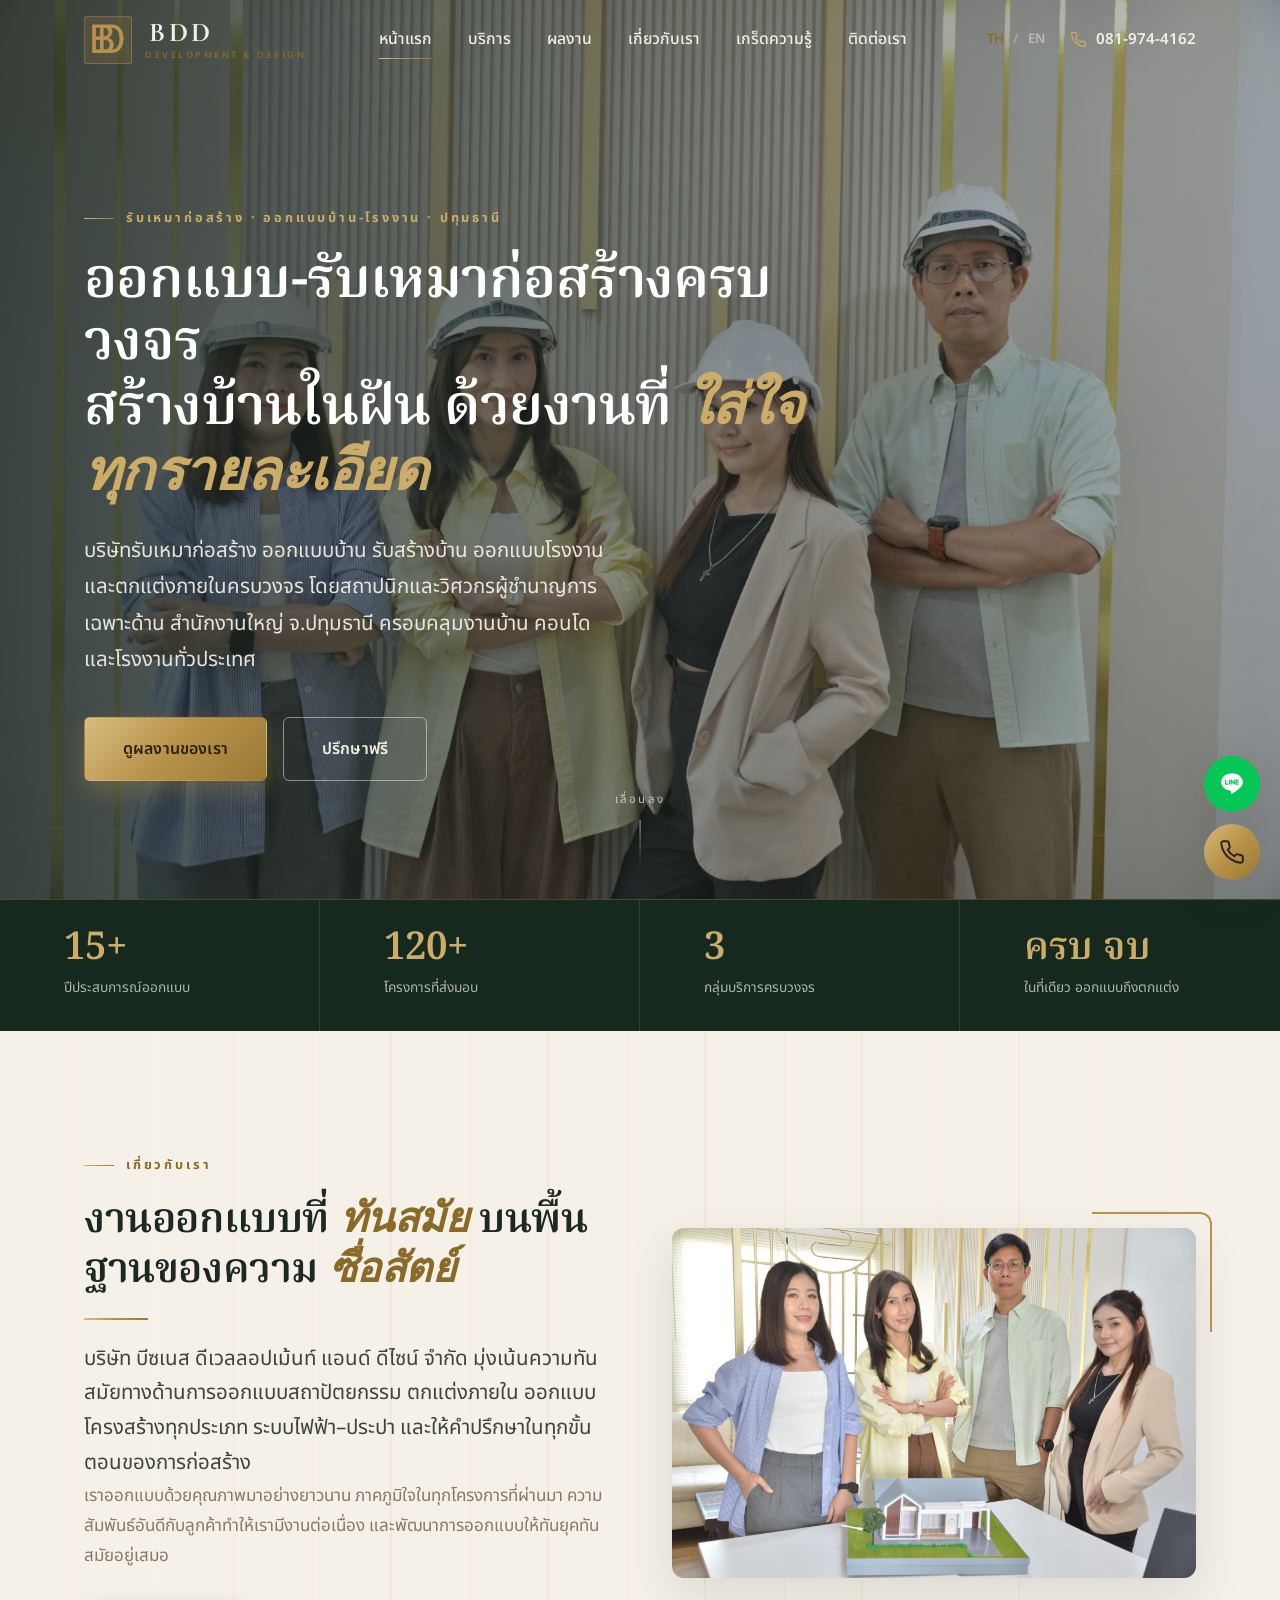
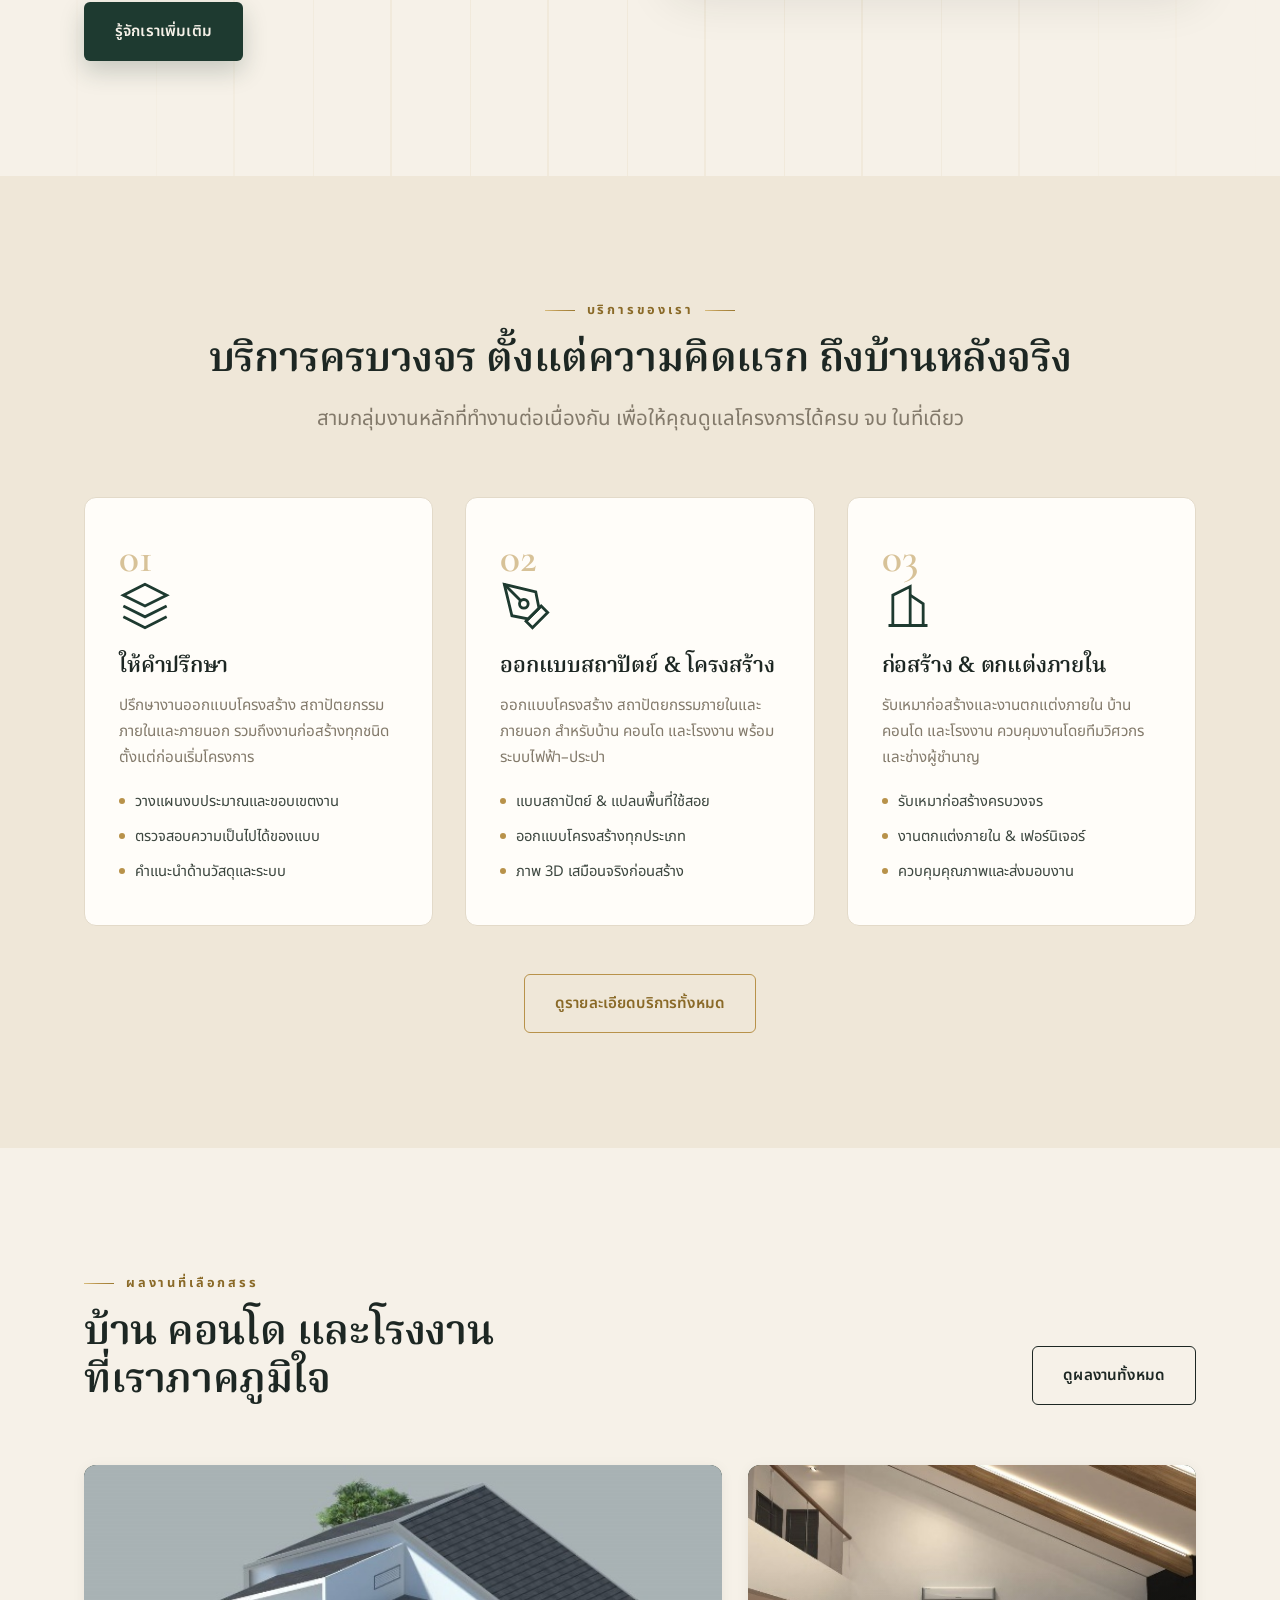
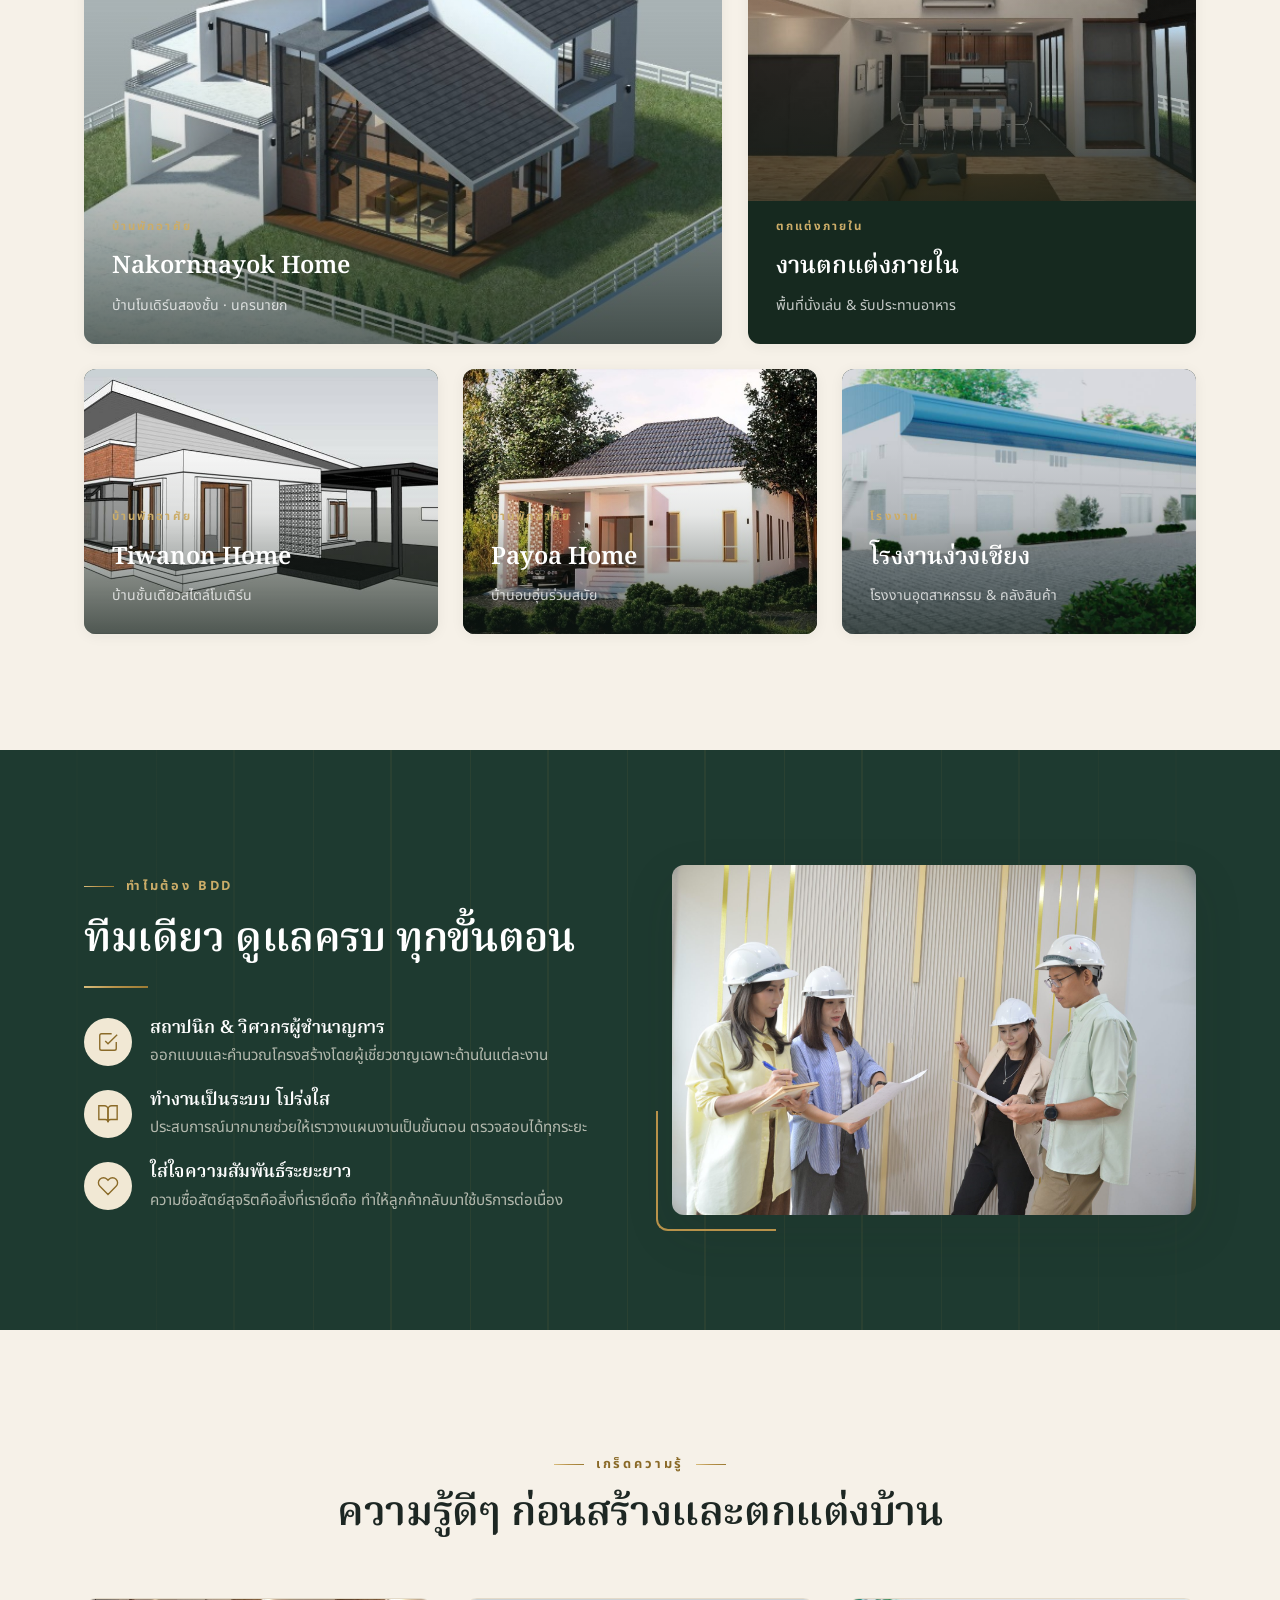
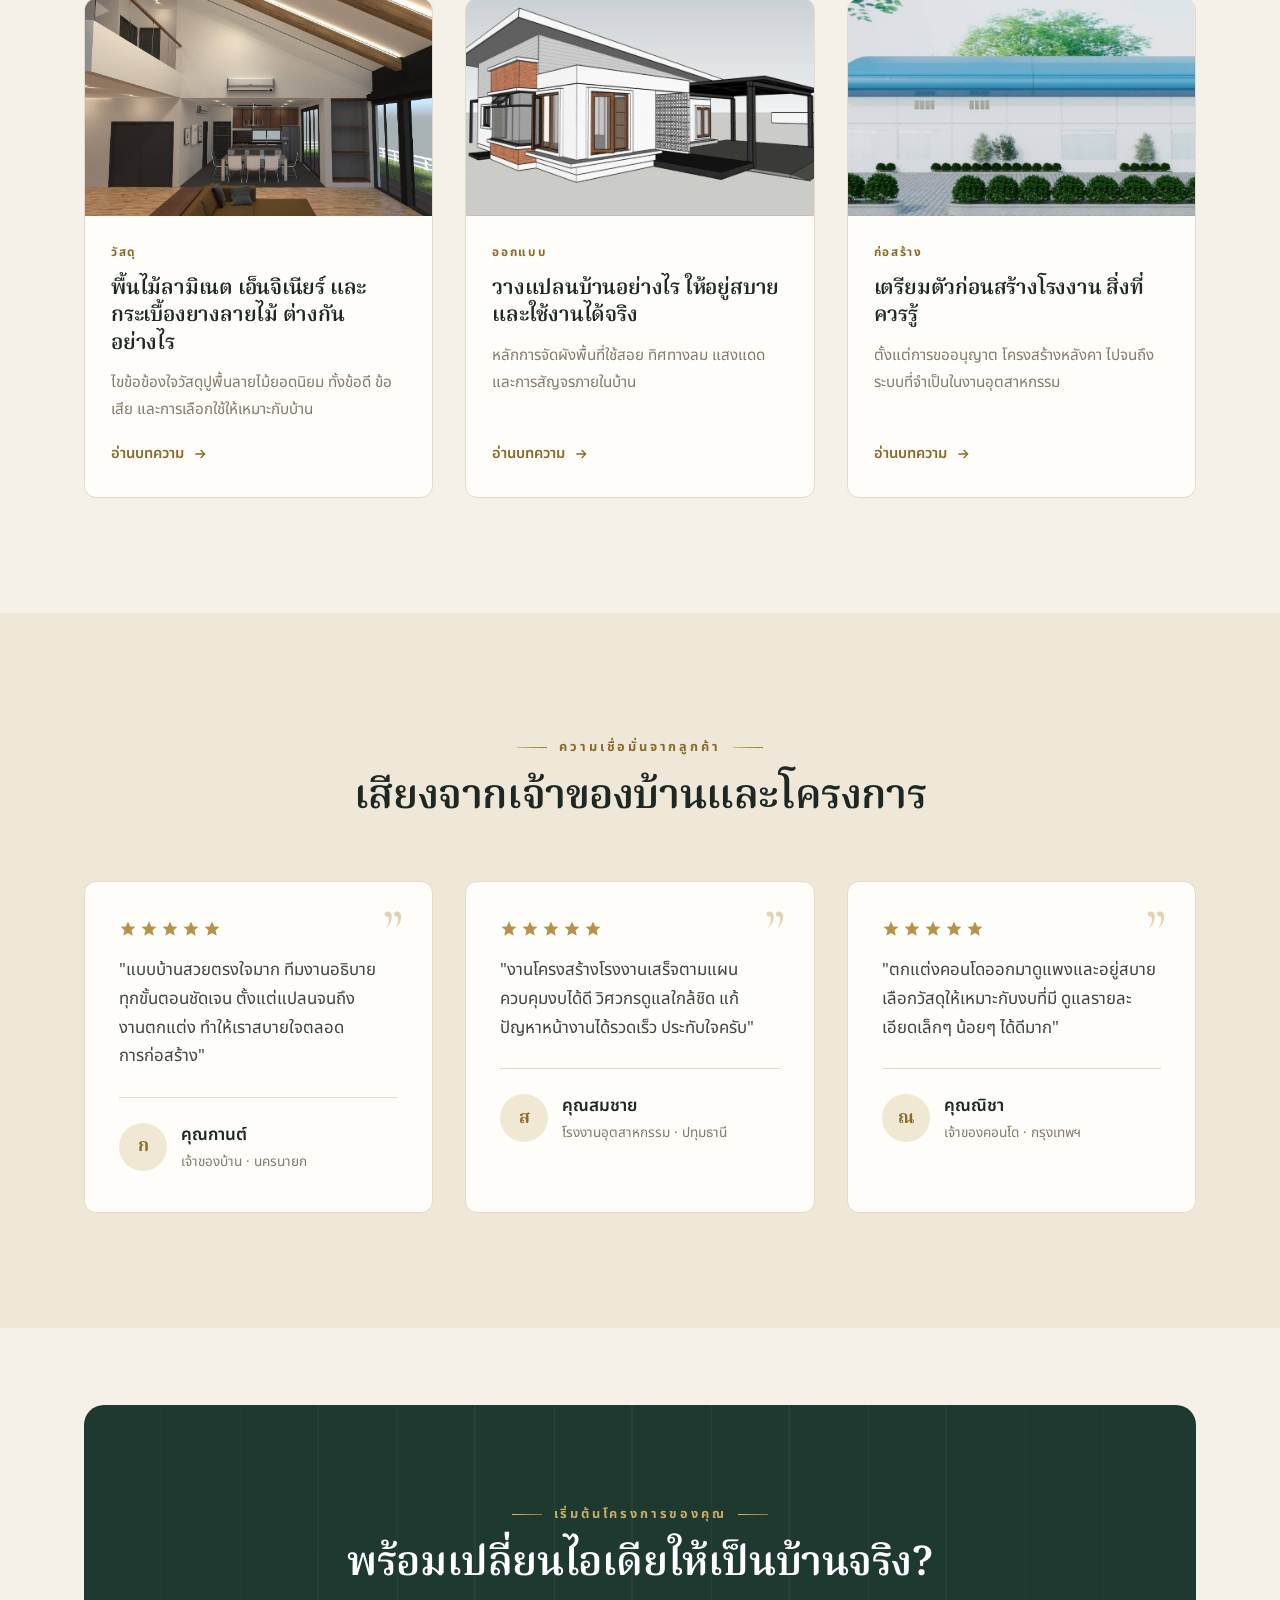
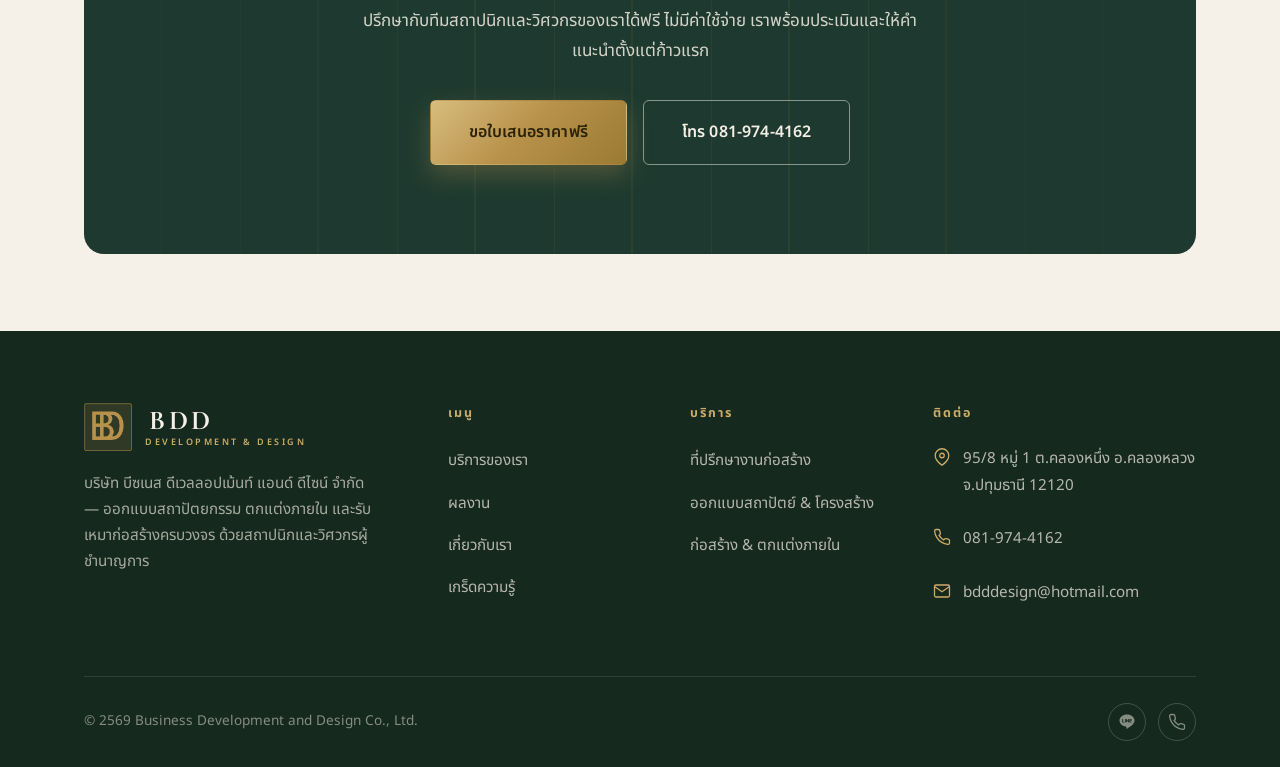
<file: index.html>
<!DOCTYPE html>
<html lang="th" data-lang="th">
<head>
<meta charset="UTF-8" />
<meta name="viewport" content="width=device-width, initial-scale=1.0" />
<title data-th="รับเหมาก่อสร้าง ออกแบบบ้าน-โรงงาน ปทุมธานี · BDD" data-en="Architecture, Construction & Interior Design Firm Thailand · BDD">รับเหมาก่อสร้าง ออกแบบบ้าน-โรงงาน ปทุมธานี · BDD</title>
<meta name="description" content="BDD บริษัทรับเหมาก่อสร้างครบวงจร ออกแบบบ้าน สร้างบ้าน ออกแบบโรงงาน รับสร้างโรงงาน ตกแต่งภายใน โดยสถาปนิกและวิศวกรมืออาชีพ จ.ปทุมธานี โทร 081-974-4162 ปรึกษาฟรี" />
<meta name="keywords" content="รับเหมาก่อสร้าง, รับเหมาก่อสร้างปทุมธานี, ออกแบบบ้าน, รับสร้างบ้าน, ออกแบบโรงงาน, รับสร้างโรงงาน, ตกแต่งภายใน, สถาปนิก, บริษัทรับสร้างบ้าน, ออกแบบสถาปัตยกรรม, รับเหมาก่อสร้างคลองหลวง" />
<meta name="author" content="Business Development and Design Co., Ltd." />
<meta name="robots" content="index, follow" />
<link rel="canonical" href="https://bdddesign.com/" />

<!-- Open Graph -->
<meta property="og:type" content="website" />
<meta property="og:locale" content="th_TH" />
<meta property="og:site_name" content="BDD — Business Development and Design" />
<meta property="og:title" content="รับเหมาก่อสร้าง ออกแบบบ้าน-โรงงาน ปทุมธานี · BDD" />
<meta property="og:description" content="บริษัทรับเหมาก่อสร้างครบวงจร ออกแบบบ้าน สร้างบ้าน ออกแบบโรงงาน ตกแต่งภายใน โดยสถาปนิกและวิศวกรมืออาชีพ จ.ปทุมธานี" />
<meta property="og:url" content="https://bdddesign.com/" />
<meta property="og:image" content="https://bdddesign.com/assets/img/factory-render1.jpg" />
<meta name="twitter:card" content="summary_large_image" />

<link rel="icon" type="image/png" href="assets/img/LOGO-BDD-B.png" />
<link rel="apple-touch-icon" href="assets/img/LOGO-BDD-B.png" />
<link rel="stylesheet" href="assets/styles.css" />

<!-- Structured Data: Local Business -->
<script type="application/ld+json">
{
  "@context": "https://schema.org",
  "@type": "GeneralContractor",
  "name": "Business Development and Design Co., Ltd.",
  "alternateName": "BDD",
  "url": "https://bdddesign.com",
  "logo": "https://bdddesign.com/assets/img/LOGO-BDD-B.png",
  "image": "https://bdddesign.com/assets/img/factory-render1.jpg",
  "description": "บริษัทรับเหมาก่อสร้างครบวงจร ออกแบบบ้าน สร้างบ้าน ออกแบบโรงงาน รับสร้างโรงงาน ตกแต่งภายใน โดยสถาปนิกและวิศวกรมืออาชีพ",
  "telephone": "+66-81-974-4162",
  "address": {
    "@type": "PostalAddress",
    "streetAddress": "95/8 หมู่ 1 ต.คลองหนึ่ง",
    "addressLocality": "อ.คลองหลวง",
    "addressRegion": "ปทุมธานี",
    "postalCode": "12120",
    "addressCountry": "TH"
  },
  "openingHoursSpecification": {
    "@type": "OpeningHoursSpecification",
    "dayOfWeek": ["Monday", "Tuesday", "Wednesday", "Thursday", "Friday", "Saturday"],
    "opens": "08:30",
    "closes": "17:30"
  },
  "areaServed": {
    "@type": "Place",
    "name": "Thailand"
  },
  "sameAs": ["https://line.me/ti/p/HpQmu_HZs4"]
}
</script>
</head>
<body>

<!-- ============ HERO ============ -->
<section class="hero">
  <div class="hero__bg">
    <img src="assets/img/team-group.jpg" alt="ทีมงานสถาปนิกและวิศวกร BDD บริษัทรับเหมาก่อสร้างปทุมธานี" />
  </div>
  <div class="container">
    <div class="hero__inner">
      <span class="eyebrow on-dark reveal"><span class="th">รับเหมาก่อสร้าง · ออกแบบบ้าน-โรงงาน · ปทุมธานี</span><span class="en">Construction · Architecture · Interior · Pathum Thani</span></span>
      <h1 class="hero__title reveal" data-d="1">
        <span class="th">ออกแบบ-รับเหมาก่อสร้างครบวงจร<br />สร้างบ้านในฝัน ด้วยงานที่ <em>ใส่ใจทุกรายละเอียด</em></span>
        <span class="en">Full-service architecture &amp; construction<br />Building dream spaces with <em>meticulous</em> craft</span>
      </h1>
      <p class="hero__lead reveal" data-d="2">
        <span class="th">บริษัทรับเหมาก่อสร้าง ออกแบบบ้าน รับสร้างบ้าน ออกแบบโรงงาน และตกแต่งภายในครบวงจร โดยสถาปนิกและวิศวกรผู้ชำนาญการเฉพาะด้าน สำนักงานใหญ่ จ.ปทุมธานี ครอบคลุมงานบ้าน คอนโด และโรงงานทั่วประเทศ</span>
        <span class="en">Full-service architecture, interior design and construction in Pathum Thani — delivered by experienced architects and specialist engineers. Homes, condos and factories.</span>
      </p>
      <div class="hero__cta btn-row reveal" data-d="3">
        <a class="btn btn-gold btn-lg" href="/portfolio"><span class="th">ดูผลงานของเรา</span><span class="en">View Our Work</span></a>
        <a class="btn btn-ghost on-dark btn-lg" href="/contact"><span class="th">ปรึกษาฟรี</span><span class="en">Free Consultation</span></a>
      </div>
    </div>
  </div>
  <div class="hero__scroll"><span class="th">เลื่อนลง</span><span class="en">Scroll</span><span class="line"></span></div>
</section>

<!-- ============ STAT STRIP ============ -->
<div class="hero-stats">
  <div class="hero-stats__grid">
    <div class="hero-stats__item">
      <div class="hero-stats__num"><span data-count="15">15</span>+</div>
      <div class="hero-stats__label"><span class="th">ปีประสบการณ์ออกแบบ</span><span class="en">Years of design</span></div>
    </div>
    <div class="hero-stats__item">
      <div class="hero-stats__num"><span data-count="120">120</span>+</div>
      <div class="hero-stats__label"><span class="th">โครงการที่ส่งมอบ</span><span class="en">Projects delivered</span></div>
    </div>
    <div class="hero-stats__item">
      <div class="hero-stats__num"><span data-count="3">3</span></div>
      <div class="hero-stats__label"><span class="th">กลุ่มบริการครบวงจร</span><span class="en">Service lines</span></div>
    </div>
    <div class="hero-stats__item">
      <div class="hero-stats__num"><span class="th">ครบ จบ</span><span class="en">All‑in</span></div>
      <div class="hero-stats__label"><span class="th">ในที่เดียว ออกแบบถึงตกแต่ง</span><span class="en">Design to handover</span></div>
    </div>
  </div>
</div>

<!-- ============ INTRO ============ -->
<section class="section pinstripe">
  <div class="container">
    <div class="split">
      <div class="reveal">
        <span class="eyebrow"><span class="th">เกี่ยวกับเรา</span><span class="en">Who we are</span></span>
        <h2 class="h2" style="margin-top:18px;">
          <span class="th">งานออกแบบที่ <span class="serif-accent">ทันสมัย</span> บนพื้นฐานของความ <span class="serif-accent">ซื่อสัตย์</span></span>
          <span class="en">Modern design built on a foundation of <span class="serif-accent">trust</span></span>
        </h2>
        <hr class="rule" />
        <p class="lead">
          <span class="th">บริษัท บีซเนส ดีเวลลอปเม้นท์ แอนด์ ดีไซน์ จำกัด มุ่งเน้นความทันสมัยทางด้านการออกแบบสถาปัตยกรรม ตกแต่งภายใน ออกแบบโครงสร้างทุกประเภท ระบบไฟฟ้า–ประปา และให้คำปรึกษาในทุกขั้นตอนของการก่อสร้าง</span>
          <span class="en">Business Development and Design Co., Ltd. focuses on contemporary architecture, interior design, structural engineering of all types, MEP systems, and consultation through every stage of construction.</span>
        </p>
        <p class="muted">
          <span class="th">เราออกแบบด้วยคุณภาพมาอย่างยาวนาน ภาคภูมิใจในทุกโครงการที่ผ่านมา ความสัมพันธ์อันดีกับลูกค้าทำให้เรามีงานต่อเนื่อง และพัฒนาการออกแบบให้ทันยุคทันสมัยอยู่เสมอ</span>
          <span class="en">We have delivered quality design for years and take pride in every project. Strong client relationships keep our work flowing — and keep our design thinking current.</span>
        </p>
        <div class="btn-row" style="margin-top:30px;">
          <a class="btn btn-primary" href="/about"><span class="th">รู้จักเราเพิ่มเติม</span><span class="en">More about us</span></a>
        </div>
      </div>
      <div class="reveal" data-d="2">
        <div class="media-frame">
          <img src="assets/img/team-model.jpg" alt="ทีมออกแบบบ้าน BDD กับโมเดลสถาปัตยกรรม" />
        </div>
      </div>
    </div>
  </div>
</section>

<!-- ============ SERVICES ============ -->
<section class="section bg-ivory2">
  <div class="container">
    <div class="section-head center reveal">
      <span class="eyebrow is-centered"><span class="th">บริการของเรา</span><span class="en">What we do</span></span>
      <h2 class="h2"><span class="th">บริการครบวงจร ตั้งแต่ความคิดแรก ถึงบ้านหลังจริง</span><span class="en">End‑to‑end service, from first idea to finished home</span></h2>
      <p class="lead mx-auto maxw-md muted"><span class="th">สามกลุ่มงานหลักที่ทำงานต่อเนื่องกัน เพื่อให้คุณดูแลโครงการได้ครบ จบ ในที่เดียว</span><span class="en">Three connected service lines so your whole project lives under one roof.</span></p>
    </div>
    <div class="grid grid-3">
      <div class="service-card reveal" data-d="1">
        <div class="service-card__num">01</div>
        <div class="service-card__icon"><svg viewBox="0 0 24 24" fill="none" stroke="currentColor"><path d="M12 2 2 7l10 5 10-5-10-5z"/><path d="m2 17 10 5 10-5"/><path d="m2 12 10 5 10-5"/></svg></div>
        <h3 class="h3"><span class="th">ให้คำปรึกษา</span><span class="en">Consulting</span></h3>
        <p><span class="th">ปรึกษางานออกแบบโครงสร้าง สถาปัตยกรรมภายในและภายนอก รวมถึงงานก่อสร้างทุกชนิด ตั้งแต่ก่อนเริ่มโครงการ</span><span class="en">Guidance on structural, interior and exterior architecture, and all construction work — right from the planning stage.</span></p>
        <ul class="service-card__list">
          <li><span class="th">วางแผนงบประมาณและขอบเขตงาน</span><span class="en">Budget &amp; scope planning</span></li>
          <li><span class="th">ตรวจสอบความเป็นไปได้ของแบบ</span><span class="en">Design feasibility review</span></li>
          <li><span class="th">คำแนะนำด้านวัสดุและระบบ</span><span class="en">Material &amp; systems advice</span></li>
        </ul>
      </div>
      <div class="service-card reveal" data-d="2">
        <div class="service-card__num">02</div>
        <div class="service-card__icon"><svg viewBox="0 0 24 24" fill="none" stroke="currentColor"><path d="m12 19 7-7 3 3-7 7-3-3z"/><path d="m18 13-1.5-7.5L2 2l3.5 14.5L13 18l5-5z"/><path d="m2 2 7.586 7.586"/><circle cx="11" cy="11" r="2"/></svg></div>
        <h3 class="h3"><span class="th">ออกแบบสถาปัตย์ &amp; โครงสร้าง</span><span class="en">Architecture &amp; Structure</span></h3>
        <p><span class="th">ออกแบบโครงสร้าง สถาปัตยกรรมภายในและภายนอก สำหรับบ้าน คอนโด และโรงงาน พร้อมระบบไฟฟ้า–ประปา</span><span class="en">Structural and architectural design — interior and exterior — for homes, condos and factories, including electrical and plumbing systems.</span></p>
        <ul class="service-card__list">
          <li><span class="th">แบบสถาปัตย์ &amp; แปลนพื้นที่ใช้สอย</span><span class="en">Architectural plans &amp; layouts</span></li>
          <li><span class="th">ออกแบบโครงสร้างทุกประเภท</span><span class="en">All structural types</span></li>
          <li><span class="th">ภาพ 3D เสมือนจริงก่อนสร้าง</span><span class="en">Photoreal 3D before building</span></li>
        </ul>
      </div>
      <div class="service-card reveal" data-d="3">
        <div class="service-card__num">03</div>
        <div class="service-card__icon"><svg viewBox="0 0 24 24" fill="none" stroke="currentColor"><path d="M3 21h18"/><path d="M5 21V7l8-4v18"/><path d="M19 21V11l-6-4"/><path d="M9 9v.01"/><path d="M9 12v.01"/><path d="M9 15v.01"/></svg></div>
        <h3 class="h3"><span class="th">ก่อสร้าง &amp; ตกแต่งภายใน</span><span class="en">Build &amp; Interior</span></h3>
        <p><span class="th">รับเหมาก่อสร้างและงานตกแต่งภายใน บ้าน คอนโด และโรงงาน ควบคุมงานโดยทีมวิศวกรและช่างผู้ชำนาญ</span><span class="en">Construction and interior fit‑out for homes, condos and factories — supervised by our engineers and skilled craftsmen.</span></p>
        <ul class="service-card__list">
          <li><span class="th">รับเหมาก่อสร้างครบวงจร</span><span class="en">Turnkey construction</span></li>
          <li><span class="th">งานตกแต่งภายใน &amp; เฟอร์นิเจอร์</span><span class="en">Interior &amp; furniture</span></li>
          <li><span class="th">ควบคุมคุณภาพและส่งมอบงาน</span><span class="en">QC &amp; handover</span></li>
        </ul>
      </div>
    </div>
    <div class="btn-row is-centered" style="margin-top:48px;">
      <a class="btn btn-outline-gold" href="/services"><span class="th">ดูรายละเอียดบริการทั้งหมด</span><span class="en">Explore all services</span></a>
    </div>
  </div>
</section>

<!-- ============ FEATURED WORK ============ -->
<section class="section">
  <div class="container">
    <div class="section-head reveal" style="display:flex; justify-content:space-between; align-items:flex-end; gap:24px; flex-wrap:wrap;">
      <div>
        <span class="eyebrow"><span class="th">ผลงานที่เลือกสรร</span><span class="en">Selected work</span></span>
        <h2 class="h2" style="margin-top:14px;"><span class="th">บ้าน คอนโด และโรงงาน<br />ที่เราภาคภูมิใจ</span><span class="en">Homes, condos &amp; factories<br />we're proud of</span></h2>
      </div>
      <a class="btn btn-ghost" href="/portfolio"><span class="th">ดูผลงานทั้งหมด</span><span class="en">All projects</span></a>
    </div>
    <div class="work-grid">
      <a class="work-card col-7 reveal" href="/portfolio" data-d="1">
        <div class="work-card__media"><img src="assets/img/proj-nakornnayok-iso.jpg" alt="ผลงานออกแบบบ้านโมเดิร์นสองชั้น นครนายก โดย BDD" /></div>
        <span class="work-card__arrow"><svg viewBox="0 0 24 24" width="18" height="18" fill="none" stroke="currentColor" stroke-width="2"><path d="M7 17 17 7M9 7h8v8"/></svg></span>
        <div class="work-card__body">
          <span class="work-card__cat"><span class="th">บ้านพักอาศัย</span><span class="en">Residence</span></span>
          <div class="work-card__title">Nakornnayok Home</div>
          <div class="work-card__meta"><span class="th">บ้านโมเดิร์นสองชั้น · นครนายก</span><span class="en">Modern two‑storey · Nakhon Nayok</span></div>
        </div>
      </a>
      <a class="work-card col-5 reveal" href="/portfolio" data-d="2">
        <div class="work-card__media"><img src="assets/img/interior-dining.jpg" alt="งานตกแต่งภายในบ้าน พื้นที่นั่งเล่นและรับประทานอาหาร BDD" /></div>
        <span class="work-card__arrow"><svg viewBox="0 0 24 24" width="18" height="18" fill="none" stroke="currentColor" stroke-width="2"><path d="M7 17 17 7M9 7h8v8"/></svg></span>
        <div class="work-card__body">
          <span class="work-card__cat"><span class="th">ตกแต่งภายใน</span><span class="en">Interior</span></span>
          <div class="work-card__title"><span class="th">งานตกแต่งภายใน</span><span class="en">Interior Fit‑out</span></div>
          <div class="work-card__meta"><span class="th">พื้นที่นั่งเล่น &amp; รับประทานอาหาร</span><span class="en">Living &amp; dining space</span></div>
        </div>
      </a>
      <a class="work-card col-4 reveal" href="/portfolio" data-d="1">
        <div class="work-card__media"><img src="assets/img/proj-tiwanon-single.jpg" alt="ผลงานออกแบบบ้านชั้นเดียวสไตล์โมเดิร์น ติวานนท์" /></div>
        <span class="work-card__arrow"><svg viewBox="0 0 24 24" width="18" height="18" fill="none" stroke="currentColor" stroke-width="2"><path d="M7 17 17 7M9 7h8v8"/></svg></span>
        <div class="work-card__body">
          <span class="work-card__cat"><span class="th">บ้านพักอาศัย</span><span class="en">Residence</span></span>
          <div class="work-card__title">Tiwanon Home</div>
          <div class="work-card__meta"><span class="th">บ้านชั้นเดียวสไตล์โมเดิร์น</span><span class="en">Single‑storey modern</span></div>
        </div>
      </a>
      <a class="work-card col-4 reveal" href="/portfolio" data-d="2">
        <div class="work-card__media"><img src="assets/img/proj-payoa-house.jpg" alt="ผลงานออกแบบบ้านอบอุ่นร่วมสมัย Payoa Home โดย BDD" /></div>
        <span class="work-card__arrow"><svg viewBox="0 0 24 24" width="18" height="18" fill="none" stroke="currentColor" stroke-width="2"><path d="M7 17 17 7M9 7h8v8"/></svg></span>
        <div class="work-card__body">
          <span class="work-card__cat"><span class="th">บ้านพักอาศัย</span><span class="en">Residence</span></span>
          <div class="work-card__title">Payoa Home</div>
          <div class="work-card__meta"><span class="th">บ้านอบอุ่นร่วมสมัย</span><span class="en">Warm contemporary home</span></div>
        </div>
      </a>
      <a class="work-card col-4 reveal" href="/portfolio" data-d="3">
        <div class="work-card__media"><img src="assets/img/factory-render1.jpg" alt="ภาพ 3D ออกแบบโรงงานง่วงเชียงอุตสาหกรรม รับสร้างโรงงาน" /></div>
        <span class="work-card__arrow"><svg viewBox="0 0 24 24" width="18" height="18" fill="none" stroke="currentColor" stroke-width="2"><path d="M7 17 17 7M9 7h8v8"/></svg></span>
        <div class="work-card__body">
          <span class="work-card__cat"><span class="th">โรงงาน</span><span class="en">Industrial</span></span>
          <div class="work-card__title"><span class="th">โรงงานง่วงเชียง</span><span class="en">Nguang Chiang</span></div>
          <div class="work-card__meta"><span class="th">โรงงานอุตสาหกรรม &amp; คลังสินค้า</span><span class="en">Factory &amp; warehouse</span></div>
        </div>
      </a>
    </div>
  </div>
</section>

<!-- ============ WHY US ============ -->
<section class="section bg-forest pinstripe">
  <div class="container">
    <div class="split">
      <div class="reveal">
        <span class="eyebrow on-dark"><span class="th">ทำไมต้อง BDD</span><span class="en">Why BDD</span></span>
        <h2 class="h2" style="color:#fff; margin-top:18px;"><span class="th">ทีมเดียว ดูแลครบ ทุกขั้นตอน</span><span class="en">One team, accountable at every step</span></h2>
        <hr class="rule" />
        <ul class="feature-list">
          <li>
            <span class="fi-icon"><svg viewBox="0 0 24 24" fill="none" stroke="currentColor"><path d="m9 11 3 3L22 4"/><path d="M21 12v7a2 2 0 0 1-2 2H5a2 2 0 0 1-2-2V5a2 2 0 0 1 2-2h11"/></svg></span>
            <div>
              <h4 style="color:#fff;"><span class="th">สถาปนิก &amp; วิศวกรผู้ชำนาญการ</span><span class="en">Experienced architects &amp; engineers</span></h4>
              <p style="color:rgba(244,239,228,0.7);"><span class="th">ออกแบบและคำนวณโครงสร้างโดยผู้เชี่ยวชาญเฉพาะด้านในแต่ละงาน</span><span class="en">Design and structural calculation by specialists in each discipline.</span></p>
            </div>
          </li>
          <li>
            <span class="fi-icon"><svg viewBox="0 0 24 24" fill="none" stroke="currentColor"><path d="M2 3h6a4 4 0 0 1 4 4v14a3 3 0 0 0-3-3H2z"/><path d="M22 3h-6a4 4 0 0 0-4 4v14a3 3 0 0 1 3-3h7z"/></svg></span>
            <div>
              <h4 style="color:#fff;"><span class="th">ทำงานเป็นระบบ โปร่งใส</span><span class="en">Systematic &amp; transparent</span></h4>
              <p style="color:rgba(244,239,228,0.7);"><span class="th">ประสบการณ์มากมายช่วยให้เราวางแผนงานเป็นขั้นตอน ตรวจสอบได้ทุกระยะ</span><span class="en">Years of experience let us plan in clear stages you can track throughout.</span></p>
            </div>
          </li>
          <li>
            <span class="fi-icon"><svg viewBox="0 0 24 24" fill="none" stroke="currentColor"><path d="M20.84 4.61a5.5 5.5 0 0 0-7.78 0L12 5.67l-1.06-1.06a5.5 5.5 0 1 0-7.78 7.78L12 21.23l8.84-8.84a5.5 5.5 0 0 0 0-7.78z"/></svg></span>
            <div>
              <h4 style="color:#fff;"><span class="th">ใส่ใจความสัมพันธ์ระยะยาว</span><span class="en">Built for the long term</span></h4>
              <p style="color:rgba(244,239,228,0.7);"><span class="th">ความซื่อสัตย์สุจริตคือสิ่งที่เรายึดถือ ทำให้ลูกค้ากลับมาใช้บริการต่อเนื่อง</span><span class="en">Integrity is our core value — and the reason clients keep coming back.</span></p>
            </div>
          </li>
        </ul>
      </div>
      <div class="reveal" data-d="2">
        <div class="media-frame corner-bl">
          <img src="assets/img/team-review.jpg" alt="ทีมวิศวกรตรวจแบบก่อสร้างและแบบโครงสร้าง BDD" />
        </div>
      </div>
    </div>
  </div>
</section>

<!-- ============ INSIGHTS ============ -->
<section class="section">
  <div class="container">
    <div class="section-head center reveal">
      <span class="eyebrow is-centered"><span class="th">เกร็ดความรู้</span><span class="en">Insights</span></span>
      <h2 class="h2"><span class="th">ความรู้ดีๆ ก่อนสร้างและตกแต่งบ้าน</span><span class="en">Helpful know‑how before you build</span></h2>
    </div>
    <div class="grid grid-3">
      <a class="article-card reveal" data-d="1" href="/article-flooring">
        <div class="article-card__media"><img src="assets/img/interior-dining.jpg" alt="งานตกแต่งภายในบ้าน พื้นที่นั่งเล่นและรับประทานอาหาร BDD" /></div>
        <div class="article-card__body">
          <span class="article-card__tag"><span class="th">วัสดุ</span><span class="en">Materials</span></span>
          <h3 class="article-card__title"><span class="th">พื้นไม้ลามิเนต เอ็นจิเนียร์ และกระเบื้องยางลายไม้ ต่างกันอย่างไร</span><span class="en">Laminate vs engineered wood vs vinyl: what's the difference?</span></h3>
          <p class="article-card__excerpt"><span class="th">ไขข้อข้องใจวัสดุปูพื้นลายไม้ยอดนิยม ทั้งข้อดี ข้อเสีย และการเลือกใช้ให้เหมาะกับบ้าน</span><span class="en">Demystifying the most popular wood‑look flooring — pros, cons and how to choose.</span></p>
          <span class="article-card__more"><span class="th">อ่านบทความ</span><span class="en">Read more</span><svg viewBox="0 0 24 24" fill="none" stroke="currentColor" stroke-width="2"><path d="M5 12h14M13 6l6 6-6 6"/></svg></span>
        </div>
      </a>
      <a class="article-card reveal" data-d="2" href="/knowledge">
        <div class="article-card__media"><img src="assets/img/proj-tiwanon-single.jpg" alt="ผลงานออกแบบบ้านชั้นเดียวสไตล์โมเดิร์น ติวานนท์" /></div>
        <div class="article-card__body">
          <span class="article-card__tag"><span class="th">ออกแบบ</span><span class="en">Design</span></span>
          <h3 class="article-card__title"><span class="th">วางแปลนบ้านอย่างไร ให้อยู่สบายและใช้งานได้จริง</span><span class="en">Planning a layout that's comfortable and practical</span></h3>
          <p class="article-card__excerpt"><span class="th">หลักการจัดผังพื้นที่ใช้สอย ทิศทางลม แสงแดด และการสัญจรภายในบ้าน</span><span class="en">Principles of zoning, airflow, daylight and circulation inside the home.</span></p>
          <span class="article-card__more"><span class="th">อ่านบทความ</span><span class="en">Read more</span><svg viewBox="0 0 24 24" fill="none" stroke="currentColor" stroke-width="2"><path d="M5 12h14M13 6l6 6-6 6"/></svg></span>
        </div>
      </a>
      <a class="article-card reveal" data-d="3" href="/knowledge">
        <div class="article-card__media"><img src="assets/img/factory-render2.jpg" alt="ภาพออกแบบโรงงานและคลังสินค้า BDD" /></div>
        <div class="article-card__body">
          <span class="article-card__tag"><span class="th">ก่อสร้าง</span><span class="en">Construction</span></span>
          <h3 class="article-card__title"><span class="th">เตรียมตัวก่อนสร้างโรงงาน สิ่งที่ควรรู้</span><span class="en">Before building a factory: what to know</span></h3>
          <p class="article-card__excerpt"><span class="th">ตั้งแต่การขออนุญาต โครงสร้างหลังคา ไปจนถึงระบบที่จำเป็นในงานอุตสาหกรรม</span><span class="en">From permits and roof structures to the essential systems for industrial work.</span></p>
          <span class="article-card__more"><span class="th">อ่านบทความ</span><span class="en">Read more</span><svg viewBox="0 0 24 24" fill="none" stroke="currentColor" stroke-width="2"><path d="M5 12h14M13 6l6 6-6 6"/></svg></span>
        </div>
      </a>
    </div>
  </div>
</section>

<!-- ============ REVIEWS ============ -->
<section class="section bg-ivory2">
  <div class="container">
    <div class="section-head center reveal">
      <span class="eyebrow is-centered"><span class="th">ความเชื่อมั่นจากลูกค้า</span><span class="en">Client trust</span></span>
      <h2 class="h2"><span class="th">เสียงจากเจ้าของบ้านและโครงการ</span><span class="en">What our clients say</span></h2>
    </div>
    <div class="grid grid-3">
      <div class="review-card reveal" data-d="1">
        <span class="review-card__quote">&rdquo;</span>
        <div class="review-card__stars"><svg viewBox="0 0 24 24" fill="currentColor"><path d="m12 2 3 6.5 7 .6-5.3 4.6L18.2 21 12 17.3 5.8 21l1.5-7.3L2 9.1l7-.6z"/></svg><svg viewBox="0 0 24 24" fill="currentColor"><path d="m12 2 3 6.5 7 .6-5.3 4.6L18.2 21 12 17.3 5.8 21l1.5-7.3L2 9.1l7-.6z"/></svg><svg viewBox="0 0 24 24" fill="currentColor"><path d="m12 2 3 6.5 7 .6-5.3 4.6L18.2 21 12 17.3 5.8 21l1.5-7.3L2 9.1l7-.6z"/></svg><svg viewBox="0 0 24 24" fill="currentColor"><path d="m12 2 3 6.5 7 .6-5.3 4.6L18.2 21 12 17.3 5.8 21l1.5-7.3L2 9.1l7-.6z"/></svg><svg viewBox="0 0 24 24" fill="currentColor"><path d="m12 2 3 6.5 7 .6-5.3 4.6L18.2 21 12 17.3 5.8 21l1.5-7.3L2 9.1l7-.6z"/></svg></div>
        <p class="review-card__text"><span class="th">"แบบบ้านสวยตรงใจมาก ทีมงานอธิบายทุกขั้นตอนชัดเจน ตั้งแต่แปลนจนถึงงานตกแต่ง ทำให้เราสบายใจตลอดการก่อสร้าง"</span><span class="en">"The design was exactly what we dreamed of. The team explained every step clearly, from plans to finishing — we felt at ease the whole way."</span></p>
        <div class="review-card__author"><span class="review-card__avatar">ก</span><div><div class="review-card__name"><span class="th">คุณกานต์</span><span class="en">Khun Kan</span></div><div class="review-card__loc"><span class="th">เจ้าของบ้าน · นครนายก</span><span class="en">Homeowner · Nakhon Nayok</span></div></div></div>
      </div>
      <div class="review-card reveal" data-d="2">
        <span class="review-card__quote">&rdquo;</span>
        <div class="review-card__stars"><svg viewBox="0 0 24 24" fill="currentColor"><path d="m12 2 3 6.5 7 .6-5.3 4.6L18.2 21 12 17.3 5.8 21l1.5-7.3L2 9.1l7-.6z"/></svg><svg viewBox="0 0 24 24" fill="currentColor"><path d="m12 2 3 6.5 7 .6-5.3 4.6L18.2 21 12 17.3 5.8 21l1.5-7.3L2 9.1l7-.6z"/></svg><svg viewBox="0 0 24 24" fill="currentColor"><path d="m12 2 3 6.5 7 .6-5.3 4.6L18.2 21 12 17.3 5.8 21l1.5-7.3L2 9.1l7-.6z"/></svg><svg viewBox="0 0 24 24" fill="currentColor"><path d="m12 2 3 6.5 7 .6-5.3 4.6L18.2 21 12 17.3 5.8 21l1.5-7.3L2 9.1l7-.6z"/></svg><svg viewBox="0 0 24 24" fill="currentColor"><path d="m12 2 3 6.5 7 .6-5.3 4.6L18.2 21 12 17.3 5.8 21l1.5-7.3L2 9.1l7-.6z"/></svg></div>
        <p class="review-card__text"><span class="th">"งานโครงสร้างโรงงานเสร็จตามแผน ควบคุมงบได้ดี วิศวกรดูแลใกล้ชิด แก้ปัญหาหน้างานได้รวดเร็ว ประทับใจครับ"</span><span class="en">"Our factory structure finished on schedule and on budget. The engineers were hands‑on and solved on‑site issues fast. Impressed."</span></p>
        <div class="review-card__author"><span class="review-card__avatar">ส</span><div><div class="review-card__name"><span class="th">คุณสมชาย</span><span class="en">Khun Somchai</span></div><div class="review-card__loc"><span class="th">โรงงานอุตสาหกรรม · ปทุมธานี</span><span class="en">Factory owner · Pathum Thani</span></div></div></div>
      </div>
      <div class="review-card reveal" data-d="3">
        <span class="review-card__quote">&rdquo;</span>
        <div class="review-card__stars"><svg viewBox="0 0 24 24" fill="currentColor"><path d="m12 2 3 6.5 7 .6-5.3 4.6L18.2 21 12 17.3 5.8 21l1.5-7.3L2 9.1l7-.6z"/></svg><svg viewBox="0 0 24 24" fill="currentColor"><path d="m12 2 3 6.5 7 .6-5.3 4.6L18.2 21 12 17.3 5.8 21l1.5-7.3L2 9.1l7-.6z"/></svg><svg viewBox="0 0 24 24" fill="currentColor"><path d="m12 2 3 6.5 7 .6-5.3 4.6L18.2 21 12 17.3 5.8 21l1.5-7.3L2 9.1l7-.6z"/></svg><svg viewBox="0 0 24 24" fill="currentColor"><path d="m12 2 3 6.5 7 .6-5.3 4.6L18.2 21 12 17.3 5.8 21l1.5-7.3L2 9.1l7-.6z"/></svg><svg viewBox="0 0 24 24" fill="currentColor"><path d="m12 2 3 6.5 7 .6-5.3 4.6L18.2 21 12 17.3 5.8 21l1.5-7.3L2 9.1l7-.6z"/></svg></div>
        <p class="review-card__text"><span class="th">"ตกแต่งคอนโดออกมาดูแพงและอยู่สบาย เลือกวัสดุให้เหมาะกับงบที่มี ดูแลรายละเอียดเล็กๆ น้อยๆ ได้ดีมาก"</span><span class="en">"Our condo interior looks high‑end and lives beautifully. They matched materials to our budget and nailed the small details."</span></p>
        <div class="review-card__author"><span class="review-card__avatar">ณ</span><div><div class="review-card__name"><span class="th">คุณณิชา</span><span class="en">Khun Nicha</span></div><div class="review-card__loc"><span class="th">เจ้าของคอนโด · กรุงเทพฯ</span><span class="en">Condo owner · Bangkok</span></div></div></div>
      </div>
    </div>
  </div>
</section>

<!-- ============ CTA ============ -->
<section class="section--tight">
  <div class="container">
    <div class="cta-band pinstripe reveal">
      <span class="eyebrow is-centered on-dark"><span class="th">เริ่มต้นโครงการของคุณ</span><span class="en">Start your project</span></span>
      <h2 class="cta-band__title" style="margin-top:14px;"><span class="th">พร้อมเปลี่ยนไอเดียให้เป็นบ้านจริง?</span><span class="en">Ready to turn your idea into a real home?</span></h2>
      <p><span class="th">ปรึกษากับทีมสถาปนิกและวิศวกรของเราได้ฟรี ไม่มีค่าใช้จ่าย เราพร้อมประเมินและให้คำแนะนำตั้งแต่ก้าวแรก</span><span class="en">Talk to our architects and engineers — free of charge. We'll assess your needs and advise you from the very first step.</span></p>
      <div class="btn-row is-centered">
        <a class="btn btn-gold btn-lg" href="/contact"><span class="th">ขอใบเสนอราคาฟรี</span><span class="en">Get a free quote</span></a>
        <a class="btn btn-ghost on-dark btn-lg" href="tel:0819744162"><span class="th">โทร 081-974-4162</span><span class="en">Call 081-974-4162</span></a>
      </div>
    </div>
  </div>
</section>

<script src="assets/chrome.js"></script>
<script src="assets/site.js"></script>
</body>
</html>
</file>
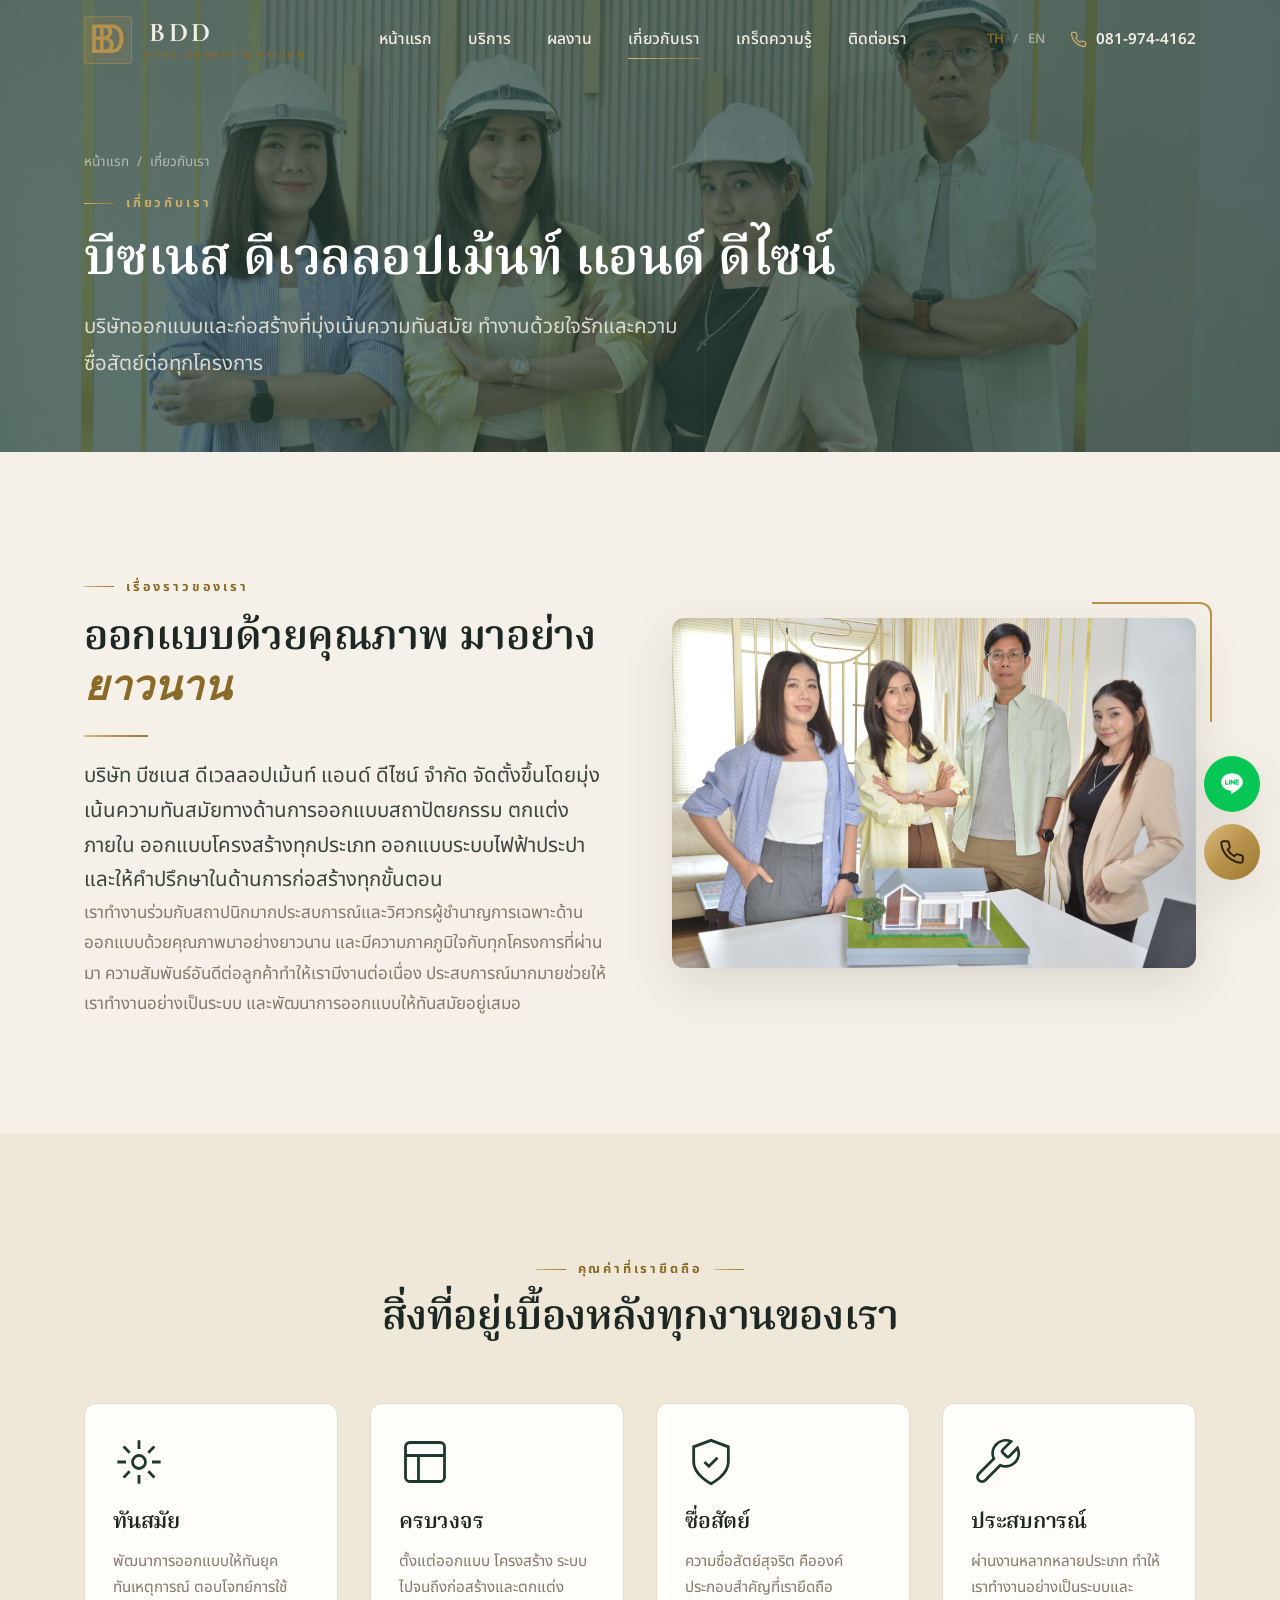
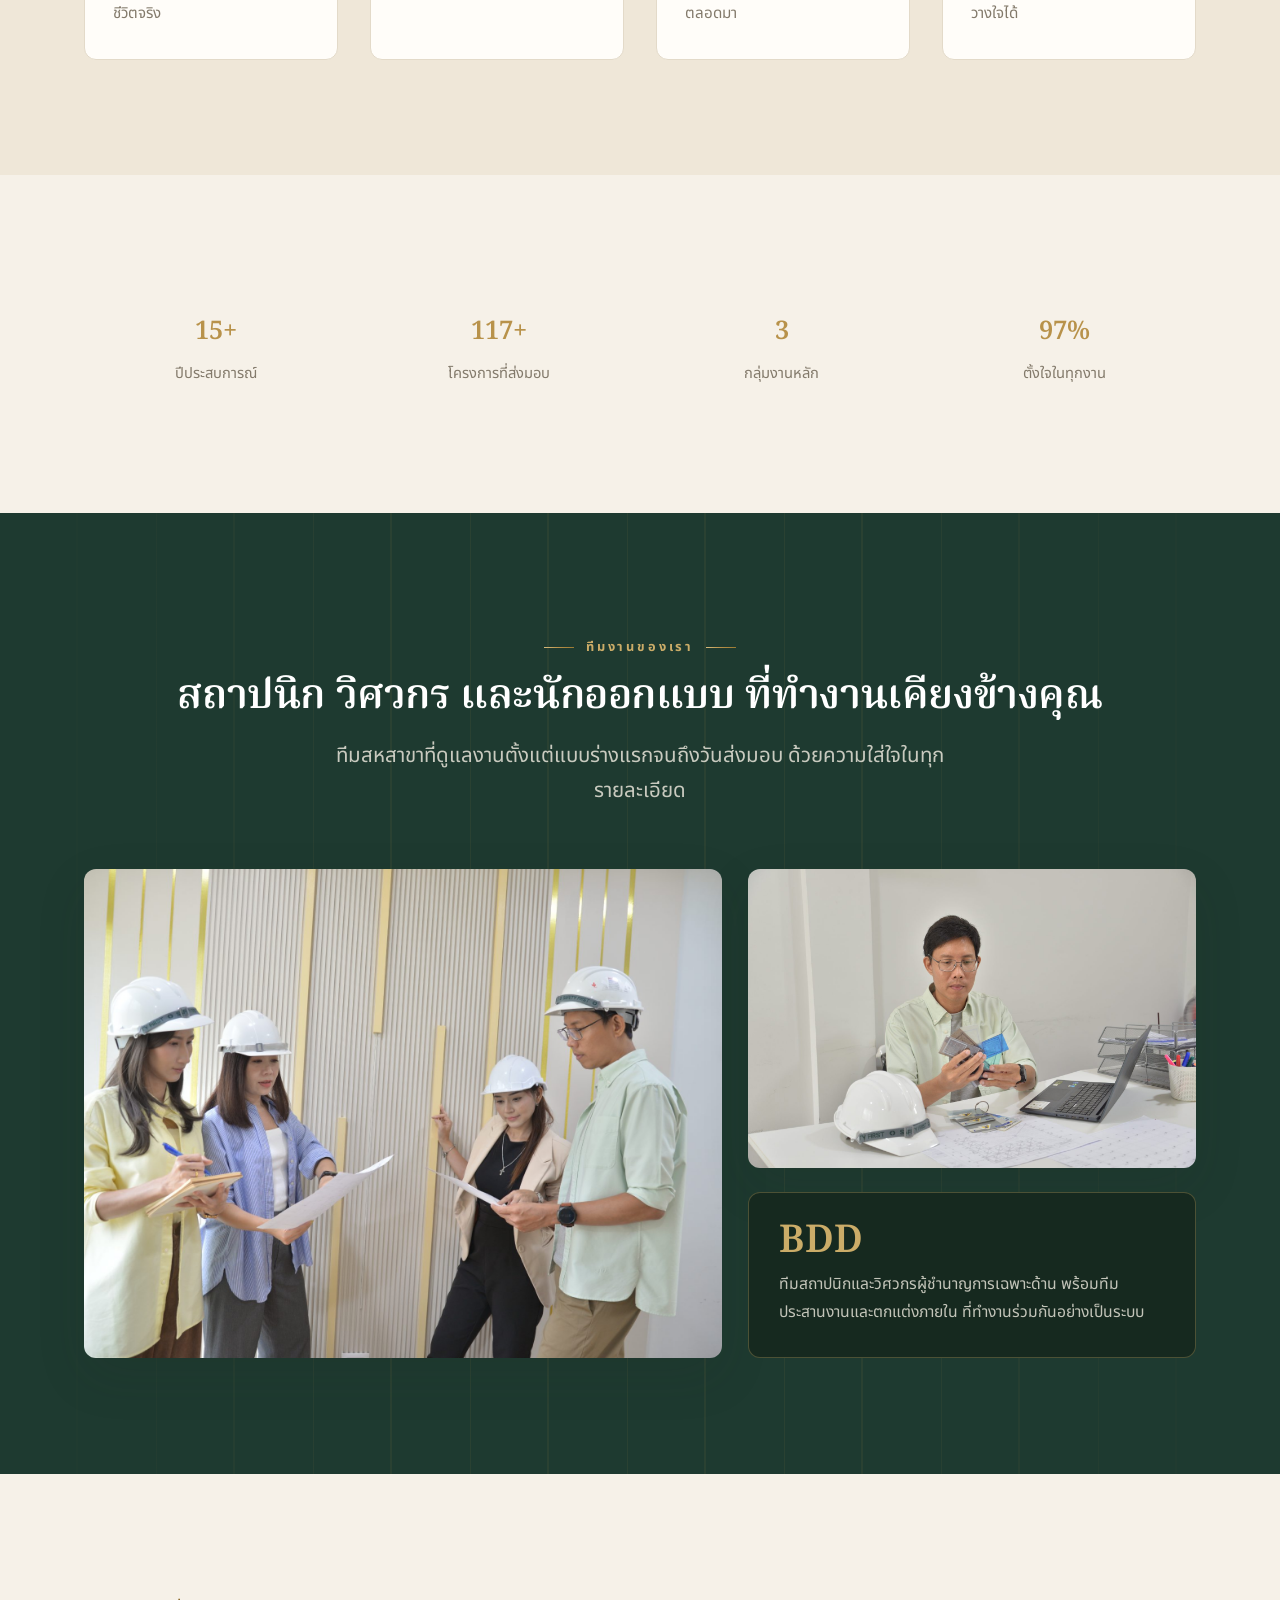
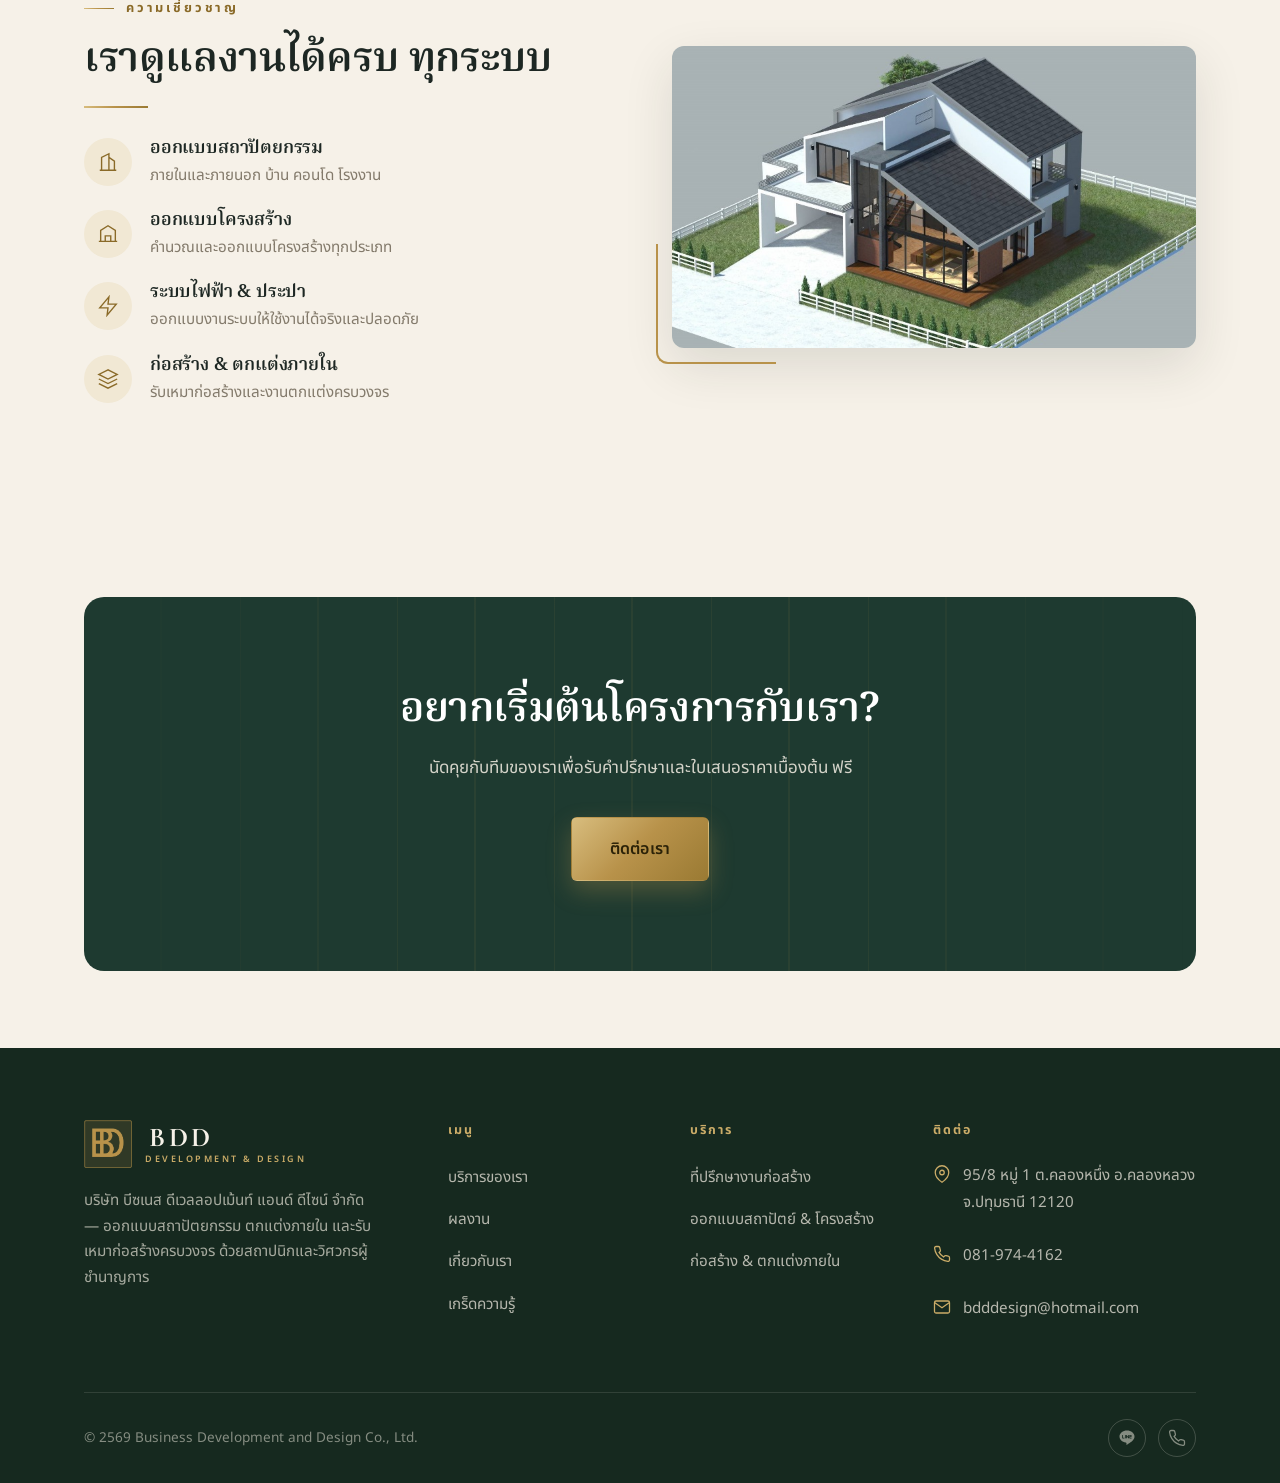
<file: about.html>
<!DOCTYPE html>
<html lang="th" data-lang="th">
<head>
<meta charset="UTF-8" />
<meta name="viewport" content="width=device-width, initial-scale=1.0" />
<title data-th="เกี่ยวกับเรา BDD — ทีมสถาปนิก วิศวกร รับเหมาก่อสร้างปทุมธานี" data-en="About BDD — Architects & Engineers, Pathum Thani">เกี่ยวกับเรา BDD — ทีมสถาปนิก วิศวกร รับเหมาก่อสร้างปทุมธานี</title>
<meta name="description" content="รู้จัก BDD บริษัทรับเหมาก่อสร้างครบวงจร ทีมสถาปนิกและวิศวกรผู้ชำนาญการ ออกแบบบ้าน โรงงาน คอนโด และตกแต่งภายใน ประสบการณ์มากกว่า 10 ปี ใน จ.ปทุมธานี" />
<meta name="keywords" content="บริษัทรับเหมาก่อสร้าง, สถาปนิกปทุมธานี, วิศวกรรับเหมา, บริษัทออกแบบบ้าน, ทีมงานก่อสร้าง, BDD" />
<meta name="robots" content="index, follow" />
<link rel="canonical" href="https://bdddesign.com/about" />
<meta property="og:type" content="website" />
<meta property="og:title" content="เกี่ยวกับเรา BDD — ทีมสถาปนิก วิศวกร รับเหมาก่อสร้างปทุมธานี" />
<meta property="og:description" content="รู้จัก BDD บริษัทรับเหมาก่อสร้างครบวงจร ทีมสถาปนิกและวิศวกรผู้ชำนาญการ ใน จ.ปทุมธานี" />
<meta property="og:url" content="https://bdddesign.com/about" />
<meta property="og:image" content="https://bdddesign.com/assets/img/team-group.jpg" />
<link rel="icon" type="image/png" href="assets/img/LOGO-BDD-B.png" />
<link rel="apple-touch-icon" href="assets/img/LOGO-BDD-B.png" />
<link rel="stylesheet" href="assets/styles.css" />
</head>
<body>

<section class="page-hero pinstripe">
  <div class="page-hero__bg"><img src="assets/img/team-group.jpg" alt="ทีมงานสถาปนิกและวิศวกร BDD บริษัทรับเหมาก่อสร้างปทุมธานี" /></div>
  <div class="container">
    <div class="breadcrumb"><a href="/"><span class="th">หน้าแรก</span><span class="en">Home</span></a><span>/</span><span><span class="th">เกี่ยวกับเรา</span><span class="en">About</span></span></div>
    <span class="eyebrow on-dark" style="margin-top:18px;"><span class="th">เกี่ยวกับเรา</span><span class="en">About us</span></span>
    <h1 class="page-hero__title"><span class="th">บีซเนส ดีเวลลอปเม้นท์ แอนด์ ดีไซน์</span><span class="en">Business Development &amp; Design</span></h1>
    <p class="page-hero__lead"><span class="th">บริษัทออกแบบและก่อสร้างที่มุ่งเน้นความทันสมัย ทำงานด้วยใจรักและความซื่อสัตย์ต่อทุกโครงการ</span><span class="en">A design and construction firm built on modern thinking, craftsmanship and integrity in every project.</span></p>
  </div>
</section>

<!-- story -->
<section class="section">
  <div class="container">
    <div class="split">
      <div class="reveal">
        <span class="eyebrow"><span class="th">เรื่องราวของเรา</span><span class="en">Our story</span></span>
        <h2 class="h2" style="margin-top:16px;"><span class="th">ออกแบบด้วยคุณภาพ มาอย่าง <span class="serif-accent">ยาวนาน</span></span><span class="en">Quality design, <span class="serif-accent">for years</span></span></h2>
        <hr class="rule" />
        <p class="lead"><span class="th">บริษัท บีซเนส ดีเวลลอปเม้นท์ แอนด์ ดีไซน์ จำกัด จัดตั้งขึ้นโดยมุ่งเน้นความทันสมัยทางด้านการออกแบบสถาปัตยกรรม ตกแต่งภายใน ออกแบบโครงสร้างทุกประเภท ออกแบบระบบไฟฟ้าประปา และให้คำปรึกษาในด้านการก่อสร้างทุกขั้นตอน</span><span class="en">Business Development and Design Co., Ltd. was founded with a focus on contemporary architecture, interior design, structural engineering of all types, electrical and plumbing systems, and construction consultation at every stage.</span></p>
        <p class="muted"><span class="th">เราทำงานร่วมกับสถาปนิกมากประสบการณ์และวิศวกรผู้ชำนาญการเฉพาะด้าน ออกแบบด้วยคุณภาพมาอย่างยาวนาน และมีความภาคภูมิใจกับทุกโครงการที่ผ่านมา ความสัมพันธ์อันดีต่อลูกค้าทำให้เรามีงานต่อเนื่อง ประสบการณ์มากมายช่วยให้เราทำงานอย่างเป็นระบบ และพัฒนาการออกแบบให้ทันสมัยอยู่เสมอ</span><span class="en">We work with experienced architects and specialist engineers, and have delivered quality design for years with pride in every project. Strong client relationships keep our work continuous, and our deep experience lets us work systematically while keeping our design thinking current.</span></p>
      </div>
      <div class="reveal" data-d="2"><div class="media-frame"><img src="assets/img/team-model.jpg" alt="ทีมออกแบบบ้าน BDD กับโมเดลสถาปัตยกรรม" /></div></div>
    </div>
  </div>
</section>

<!-- values -->
<section class="section bg-ivory2">
  <div class="container">
    <div class="section-head center reveal">
      <span class="eyebrow is-centered"><span class="th">คุณค่าที่เรายึดถือ</span><span class="en">Our values</span></span>
      <h2 class="h2"><span class="th">สิ่งที่อยู่เบื้องหลังทุกงานของเรา</span><span class="en">What stands behind every project</span></h2>
    </div>
    <div class="grid grid-4" style="grid-template-columns:repeat(4,1fr);">
      <div class="service-card reveal" data-d="1" style="padding:32px 28px;">
        <div class="service-card__icon"><svg viewBox="0 0 24 24" fill="none" stroke="currentColor"><path d="M12 2v4M12 18v4M4.9 4.9l2.8 2.8M16.3 16.3l2.8 2.8M2 12h4M18 12h4M4.9 19.1l2.8-2.8M16.3 7.7l2.8-2.8"/><circle cx="12" cy="12" r="3"/></svg></div>
        <h3 class="h3"><span class="th">ทันสมัย</span><span class="en">Modern</span></h3>
        <p><span class="th">พัฒนาการออกแบบให้ทันยุค ทันเหตุการณ์ ตอบโจทย์การใช้ชีวิตจริง</span><span class="en">Design that keeps pace with the times and real living.</span></p>
      </div>
      <div class="service-card reveal" data-d="2" style="padding:32px 28px;">
        <div class="service-card__icon"><svg viewBox="0 0 24 24" fill="none" stroke="currentColor"><path d="M3 9h18M9 21V9"/><rect x="3" y="3" width="18" height="18" rx="2"/></svg></div>
        <h3 class="h3"><span class="th">ครบวงจร</span><span class="en">End‑to‑end</span></h3>
        <p><span class="th">ตั้งแต่ออกแบบ โครงสร้าง ระบบ ไปจนถึงก่อสร้างและตกแต่ง</span><span class="en">From design and structure to build and interior.</span></p>
      </div>
      <div class="service-card reveal" data-d="3" style="padding:32px 28px;">
        <div class="service-card__icon"><svg viewBox="0 0 24 24" fill="none" stroke="currentColor"><path d="M12 22s8-4 8-10V5l-8-3-8 3v7c0 6 8 10 8 10z"/><path d="m9 12 2 2 4-4"/></svg></div>
        <h3 class="h3"><span class="th">ซื่อสัตย์</span><span class="en">Integrity</span></h3>
        <p><span class="th">ความซื่อสัตย์สุจริต คือองค์ประกอบสำคัญที่เรายึดถือตลอดมา</span><span class="en">Honesty is the core value we have always held.</span></p>
      </div>
      <div class="service-card reveal" data-d="4" style="padding:32px 28px;">
        <div class="service-card__icon"><svg viewBox="0 0 24 24" fill="none" stroke="currentColor"><path d="M14.7 6.3a1 1 0 0 0 0 1.4l1.6 1.6a1 1 0 0 0 1.4 0l3.77-3.77a6 6 0 0 1-7.94 7.94l-6.91 6.91a2.12 2.12 0 0 1-3-3l6.91-6.91a6 6 0 0 1 7.94-7.94l-3.76 3.76z"/></svg></div>
        <h3 class="h3"><span class="th">ประสบการณ์</span><span class="en">Experience</span></h3>
        <p><span class="th">ผ่านงานหลากหลายประเภท ทำให้เราทำงานอย่างเป็นระบบและวางใจได้</span><span class="en">A wide range of work makes us systematic and dependable.</span></p>
      </div>
    </div>
  </div>
</section>

<!-- stats -->
<section class="section">
  <div class="container">
    <div class="statband reveal">
      <div class="statband__item"><div class="statband__num"><span data-count="15">15</span><span>+</span></div><div class="statband__label"><span class="th">ปีประสบการณ์</span><span class="en">Years experience</span></div></div>
      <div class="statband__item"><div class="statband__num"><span data-count="120">120</span><span>+</span></div><div class="statband__label"><span class="th">โครงการที่ส่งมอบ</span><span class="en">Projects delivered</span></div></div>
      <div class="statband__item"><div class="statband__num"><span data-count="3">3</span></div><div class="statband__label"><span class="th">กลุ่มงานหลัก</span><span class="en">Core disciplines</span></div></div>
      <div class="statband__item"><div class="statband__num"><span data-count="100">100</span><span>%</span></div><div class="statband__label"><span class="th">ตั้งใจในทุกงาน</span><span class="en">Commitment</span></div></div>
    </div>
  </div>
</section>

<!-- team -->
<section class="section bg-forest pinstripe">
  <div class="container">
    <div class="section-head center reveal">
      <span class="eyebrow is-centered on-dark"><span class="th">ทีมงานของเรา</span><span class="en">Our team</span></span>
      <h2 class="h2" style="color:#fff;"><span class="th">สถาปนิก วิศวกร และนักออกแบบ ที่ทำงานเคียงข้างคุณ</span><span class="en">Architects, engineers &amp; designers by your side</span></h2>
      <p class="lead mx-auto maxw-md" style="color:rgba(244,239,228,0.8);"><span class="th">ทีมสหสาขาที่ดูแลงานตั้งแต่แบบร่างแรกจนถึงวันส่งมอบ ด้วยความใส่ใจในทุกรายละเอียด</span><span class="en">A multidisciplinary team that carries your project from first sketch to handover, with care for every detail.</span></p>
    </div>
    <div class="work-grid reveal" data-d="1">
      <div class="col-7" style="border-radius:var(--r-md); overflow:hidden; box-shadow:var(--shadow-md);"><img src="assets/img/team-review.jpg" alt="ทีมวิศวกรตรวจแบบก่อสร้างและแบบโครงสร้าง BDD" style="width:100%; height:100%; object-fit:cover;" /></div>
      <div class="col-5" style="display:grid; gap:24px;">
        <div style="border-radius:var(--r-md); overflow:hidden; box-shadow:var(--shadow-md);"><img src="assets/img/team-engineer.jpg" alt="วิศวกร BDD ที่ปรึกษางานก่อสร้างและงานโครงสร้าง" style="width:100%; height:100%; object-fit:cover;" /></div>
        <div style="background:var(--forest-deep); border:1px solid rgba(203,172,104,0.3); border-radius:var(--r-md); padding:30px;">
          <div class="hero-stats__num" style="color:var(--gold-bright);">BDD</div>
          <p style="color:rgba(244,239,228,0.78); margin-top:10px; font-size:.98rem;"><span class="th">ทีมสถาปนิกและวิศวกรผู้ชำนาญการเฉพาะด้าน พร้อมทีมประสานงานและตกแต่งภายใน ที่ทำงานร่วมกันอย่างเป็นระบบ</span><span class="en">Specialist architects and engineers working alongside our project‑coordination and interior teams — all in one system.</span></p>
        </div>
      </div>
    </div>
  </div>
</section>

<!-- capabilities -->
<section class="section">
  <div class="container">
    <div class="split">
      <div class="reveal">
        <span class="eyebrow"><span class="th">ความเชี่ยวชาญ</span><span class="en">Capabilities</span></span>
        <h2 class="h2" style="margin-top:16px;"><span class="th">เราดูแลงานได้ครบ ทุกระบบ</span><span class="en">We cover every discipline</span></h2>
        <hr class="rule" />
        <ul class="feature-list">
          <li><span class="fi-icon"><svg viewBox="0 0 24 24" fill="none" stroke="currentColor"><path d="M3 21h18M5 21V7l8-4v18M19 21V11l-6-4"/></svg></span><div><h4><span class="th">ออกแบบสถาปัตยกรรม</span><span class="en">Architecture</span></h4><p><span class="th">ภายในและภายนอก บ้าน คอนโด โรงงาน</span><span class="en">Interior &amp; exterior — homes, condos, factories.</span></p></div></li>
          <li><span class="fi-icon"><svg viewBox="0 0 24 24" fill="none" stroke="currentColor"><path d="M2 20h20M4 20V8l8-5 8 5v12M9 20v-6h6v6"/></svg></span><div><h4><span class="th">ออกแบบโครงสร้าง</span><span class="en">Structural design</span></h4><p><span class="th">คำนวณและออกแบบโครงสร้างทุกประเภท</span><span class="en">Calculation &amp; design for all structure types.</span></p></div></li>
          <li><span class="fi-icon"><svg viewBox="0 0 24 24" fill="none" stroke="currentColor"><path d="M13 2 3 14h9l-1 8 10-12h-9l1-8z"/></svg></span><div><h4><span class="th">ระบบไฟฟ้า &amp; ประปา</span><span class="en">Electrical &amp; plumbing</span></h4><p><span class="th">ออกแบบงานระบบให้ใช้งานได้จริงและปลอดภัย</span><span class="en">MEP systems designed to be practical and safe.</span></p></div></li>
          <li><span class="fi-icon"><svg viewBox="0 0 24 24" fill="none" stroke="currentColor"><path d="M12 2 2 7l10 5 10-5-10-5zM2 17l10 5 10-5M2 12l10 5 10-5"/></svg></span><div><h4><span class="th">ก่อสร้าง &amp; ตกแต่งภายใน</span><span class="en">Build &amp; interior</span></h4><p><span class="th">รับเหมาก่อสร้างและงานตกแต่งครบวงจร</span><span class="en">Turnkey construction and full interior fit‑out.</span></p></div></li>
        </ul>
      </div>
      <div class="reveal" data-d="2"><div class="media-frame corner-bl"><img src="assets/img/proj-nakornnayok-iso.jpg" alt="ผลงานออกแบบบ้านโมเดิร์นสองชั้น นครนายก โดย BDD" /></div></div>
    </div>
  </div>
</section>

<section class="section--tight">
  <div class="container">
    <div class="cta-band pinstripe reveal">
      <h2 class="cta-band__title"><span class="th">อยากเริ่มต้นโครงการกับเรา?</span><span class="en">Ready to work with us?</span></h2>
      <p><span class="th">นัดคุยกับทีมของเราเพื่อรับคำปรึกษาและใบเสนอราคาเบื้องต้น ฟรี</span><span class="en">Book a chat with our team for free advice and an initial quote.</span></p>
      <div class="btn-row is-centered"><a class="btn btn-gold btn-lg" href="/contact"><span class="th">ติดต่อเรา</span><span class="en">Contact us</span></a></div>
    </div>
  </div>
</section>

<script src="assets/chrome.js"></script>
<script src="assets/site.js"></script>
</body>
</html>
</file>
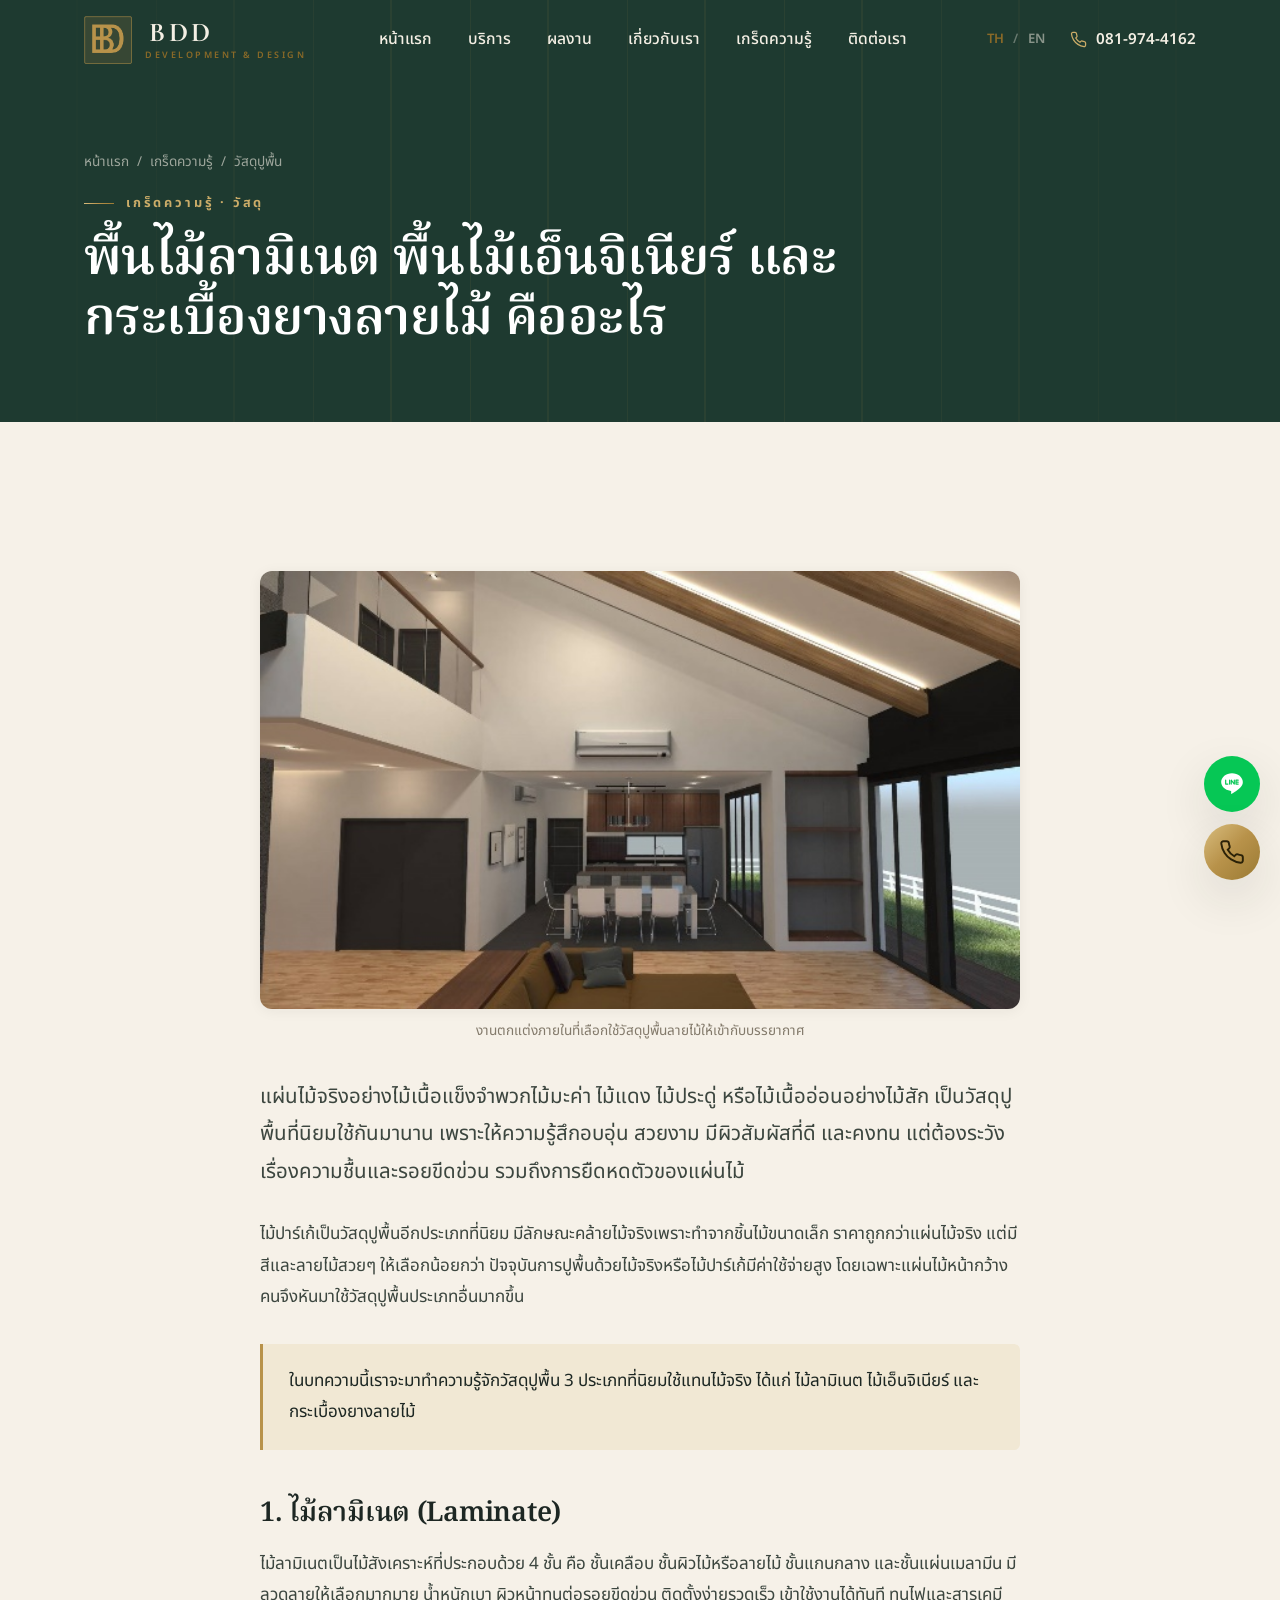
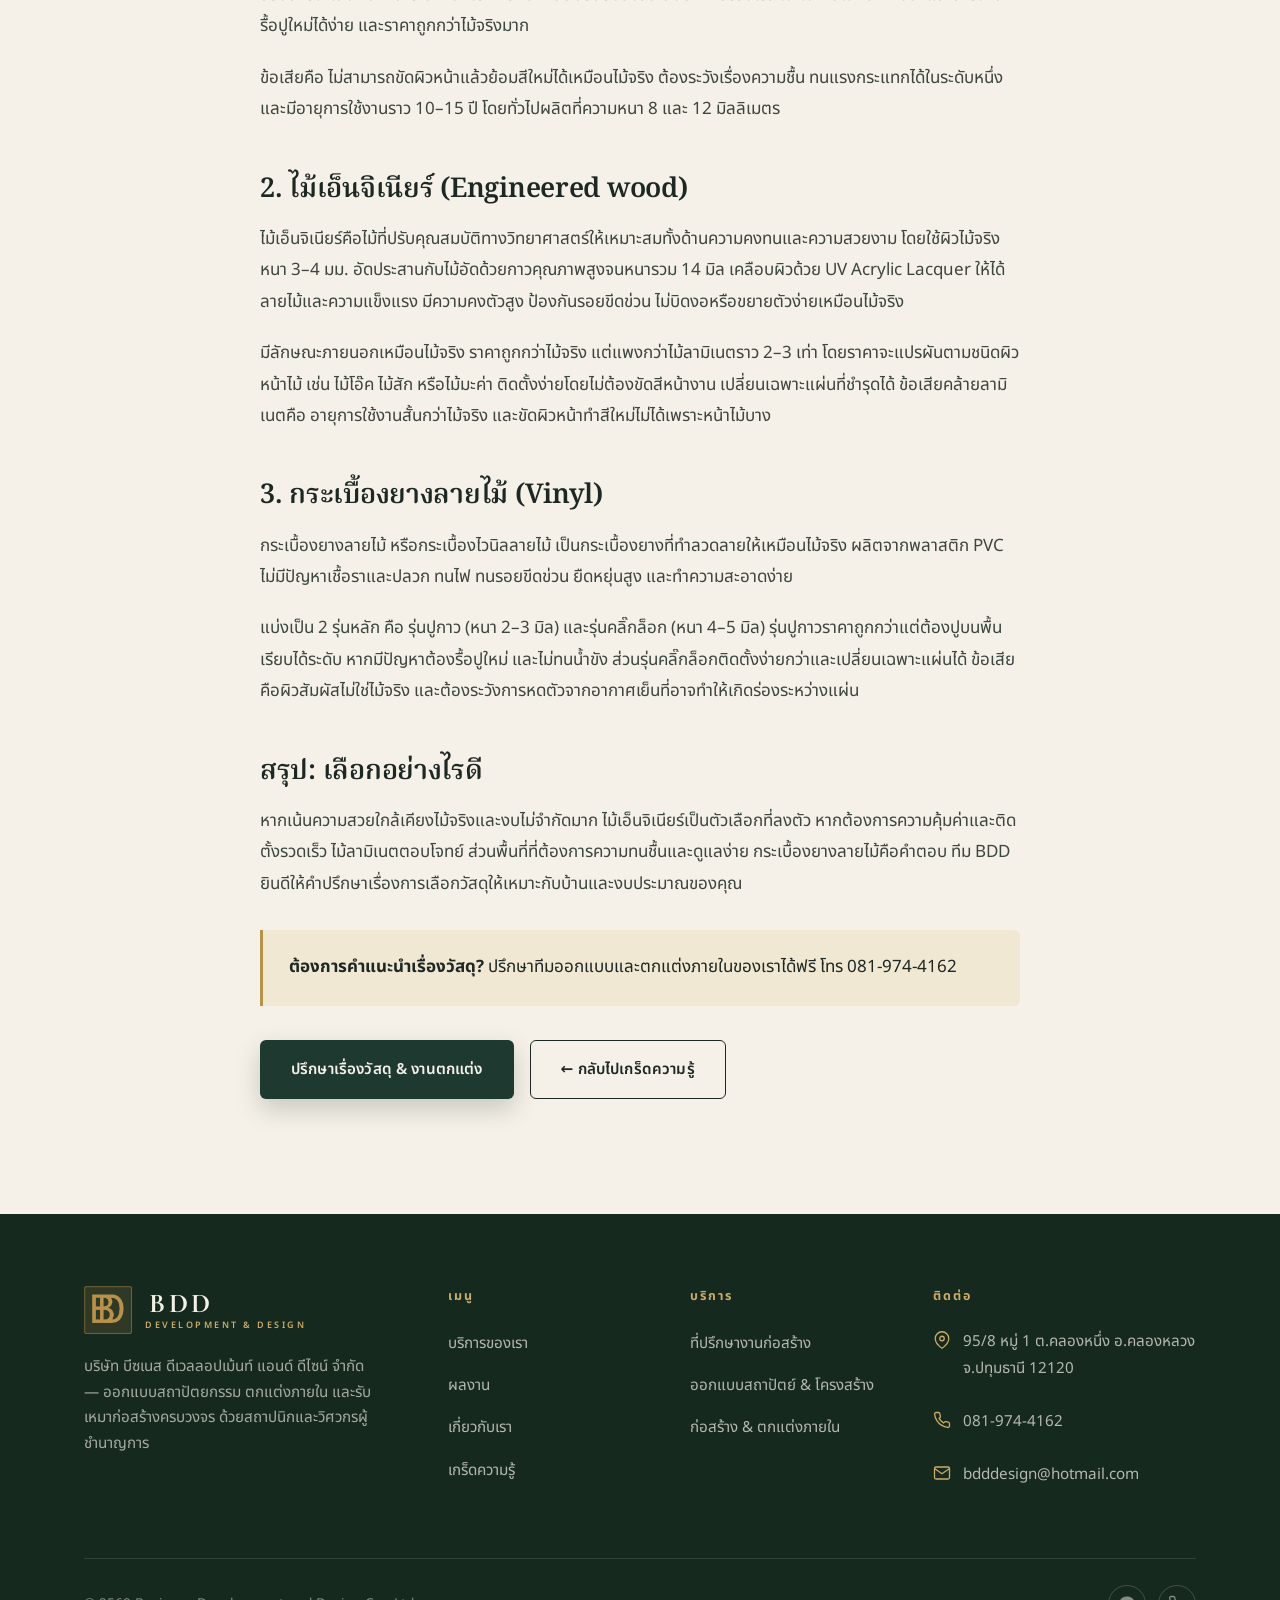
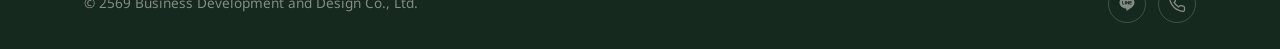
<file: article-flooring.html>
<!DOCTYPE html>
<html lang="th" data-lang="th">
<head>
<meta charset="UTF-8" />
<meta name="viewport" content="width=device-width, initial-scale=1.0" />
<title data-th="พื้นไม้ลามิเนต เอ็นจิเนียร์ กระเบื้องยางลายไม้ ต่างกันยังไง · BDD" data-en="Laminate vs Engineered vs Vinyl Wood Flooring · BDD">พื้นไม้ลามิเนต เอ็นจิเนียร์ กระเบื้องยางลายไม้ ต่างกันยังไง · BDD</title>
<meta name="description" content="เปรียบเทียบพื้นไม้ลามิเนต พื้นไม้เอ็นจิเนียร์ และกระเบื้องยางลายไม้ (SPC/LVT) — ความต่าง ข้อดีข้อเสีย ราคา การติดตั้ง เลือกแบบไหนเหมาะกับบ้านคุณ คู่มือจาก BDD" />
<meta name="keywords" content="พื้นไม้ลามิเนต, พื้นไม้เอ็นจิเนียร์, กระเบื้องยางลายไม้, SPC, LVT, เลือกพื้นบ้าน, วัสดุปูพื้น, พื้นไม้ราคา" />
<meta name="robots" content="index, follow" />
<link rel="canonical" href="https://bdddesign.com/article-flooring" />
<meta property="og:type" content="article" />
<meta property="og:title" content="พื้นไม้ลามิเนต เอ็นจิเนียร์ กระเบื้องยางลายไม้ ต่างกันยังไง" />
<meta property="og:description" content="เปรียบเทียบพื้นไม้ลามิเนต เอ็นจิเนียร์ และกระเบื้องยางลายไม้ — ข้อดี ข้อเสีย ราคา เลือกแบบไหนเหมาะกับบ้าน" />
<meta property="og:url" content="https://bdddesign.com/article-flooring" />
<meta property="og:image" content="https://bdddesign.com/assets/img/interior-dining.jpg" />
<link rel="icon" type="image/png" href="assets/img/LOGO-BDD-B.png" />
<link rel="apple-touch-icon" href="assets/img/LOGO-BDD-B.png" />
<link rel="stylesheet" href="assets/styles.css" />
</head>
<body>

<section class="page-hero pinstripe">
  <div class="container">
    <div class="breadcrumb"><a href="/"><span class="th">หน้าแรก</span><span class="en">Home</span></a><span>/</span><a href="/knowledge"><span class="th">เกร็ดความรู้</span><span class="en">Insights</span></a><span>/</span><span><span class="th">วัสดุปูพื้น</span><span class="en">Flooring</span></span></div>
    <span class="eyebrow on-dark" style="margin-top:18px;"><span class="th">เกร็ดความรู้ · วัสดุ</span><span class="en">Insights · Materials</span></span>
    <h1 class="page-hero__title" style="max-width:820px;"><span class="th">พื้นไม้ลามิเนต พื้นไม้เอ็นจิเนียร์ และกระเบื้องยางลายไม้ คืออะไร</span><span class="en">Laminate, engineered wood &amp; vinyl wood tile — what's the difference?</span></h1>
  </div>
</section>

<section class="section">
  <div class="container">
    <article class="prose mx-auto">
      <figure>
        <img src="assets/img/interior-dining.jpg" alt="งานตกแต่งภายในบ้าน พื้นที่นั่งเล่นและรับประทานอาหาร BDD" />
        <figcaption><span class="th">งานตกแต่งภายในที่เลือกใช้วัสดุปูพื้นลายไม้ให้เข้ากับบรรยากาศ</span><span class="en">An interior that pairs wood‑look flooring with the right ambience.</span></figcaption>
      </figure>

      <p class="lead"><span class="th">แผ่นไม้จริงอย่างไม้เนื้อแข็งจำพวกไม้มะค่า ไม้แดง ไม้ประดู่ หรือไม้เนื้ออ่อนอย่างไม้สัก เป็นวัสดุปูพื้นที่นิยมใช้กันมานาน เพราะให้ความรู้สึกอบอุ่น สวยงาม มีผิวสัมผัสที่ดี และคงทน แต่ต้องระวังเรื่องความชื้นและรอยขีดข่วน รวมถึงการยืดหดตัวของแผ่นไม้</span><span class="en">Solid hardwoods like Makha, Daeng and Pradoo, or softwoods like teak, have long been popular flooring — warm, beautiful, pleasant underfoot and durable. But they demand care against moisture and scratches, and the planks can expand and contract.</span></p>

      <p><span class="th">ไม้ปาร์เก้เป็นวัสดุปูพื้นอีกประเภทที่นิยม มีลักษณะคล้ายไม้จริงเพราะทำจากชิ้นไม้ขนาดเล็ก ราคาถูกกว่าแผ่นไม้จริง แต่มีสีและลายไม้สวยๆ ให้เลือกน้อยกว่า ปัจจุบันการปูพื้นด้วยไม้จริงหรือไม้ปาร์เก้มีค่าใช้จ่ายสูง โดยเฉพาะแผ่นไม้หน้ากว้าง คนจึงหันมาใช้วัสดุปูพื้นประเภทอื่นมากขึ้น</span><span class="en">Parquet is another popular option — it resembles real wood as it's made from small wood pieces, costs less than solid planks, but offers fewer attractive colours and grains. Today, solid wood and parquet are costly, especially wide planks, so many people turn to alternative flooring materials.</span></p>

      <div class="callout"><p><span class="th">ในบทความนี้เราจะมาทำความรู้จักวัสดุปูพื้น 3 ประเภทที่นิยมใช้แทนไม้จริง ได้แก่ ไม้ลามิเนต ไม้เอ็นจิเนียร์ และกระเบื้องยางลายไม้</span><span class="en">In this article we'll get to know three popular wood alternatives: laminate, engineered wood, and vinyl wood tile.</span></p></div>

      <h2><span class="th">1. ไม้ลามิเนต (Laminate)</span><span class="en">1. Laminate flooring</span></h2>
      <p><span class="th">ไม้ลามิเนตเป็นไม้สังเคราะห์ที่ประกอบด้วย 4 ชั้น คือ ชั้นเคลือบ ชั้นผิวไม้หรือลายไม้ ชั้นแกนกลาง และชั้นแผ่นเมลามีน มีลวดลายให้เลือกมากมาย น้ำหนักเบา ผิวหน้าทนต่อรอยขีดข่วน ติดตั้งง่ายรวดเร็ว เข้าใช้งานได้ทันที ทนไฟและสารเคมี รื้อปูใหม่ได้ง่าย และราคาถูกกว่าไม้จริงมาก</span><span class="en">Laminate is a synthetic flooring made of four layers: a wear/coating layer, a printed wood‑grain layer, a core layer, and a melamine backing. It comes in many patterns, is lightweight, scratch‑resistant on the surface, quick to install and use immediately, fire‑ and chemical‑resistant, easy to lift and re‑lay, and far cheaper than solid wood.</span></p>
      <p><span class="th">ข้อเสียคือ ไม่สามารถขัดผิวหน้าแล้วย้อมสีใหม่ได้เหมือนไม้จริง ต้องระวังเรื่องความชื้น ทนแรงกระแทกได้ในระดับหนึ่ง และมีอายุการใช้งานราว 10–15 ปี โดยทั่วไปผลิตที่ความหนา 8 และ 12 มิลลิเมตร</span><span class="en">Its downsides: you can't sand and refinish it like real wood, it must be kept away from moisture, it resists impact only to a degree, and its lifespan is around 10–15 years. It's commonly made in 8 mm and 12 mm thicknesses.</span></p>

      <h2><span class="th">2. ไม้เอ็นจิเนียร์ (Engineered wood)</span><span class="en">2. Engineered wood flooring</span></h2>
      <p><span class="th">ไม้เอ็นจิเนียร์คือไม้ที่ปรับคุณสมบัติทางวิทยาศาสตร์ให้เหมาะสมทั้งด้านความคงทนและความสวยงาม โดยใช้ผิวไม้จริงหนา 3–4 มม. อัดประสานกับไม้อัดด้วยกาวคุณภาพสูงจนหนารวม 14 มิล เคลือบผิวด้วย UV Acrylic Lacquer ให้ได้ลายไม้และความแข็งแรง มีความคงตัวสูง ป้องกันรอยขีดข่วน ไม่บิดงอหรือขยายตัวง่ายเหมือนไม้จริง</span><span class="en">Engineered wood is scientifically optimised for both durability and beauty: a 3–4 mm layer of real wood is bonded to plywood with high‑quality adhesive to a total thickness of about 14 mm, then finished with UV acrylic lacquer for grain and strength. It's highly stable, scratch‑resistant, and far less prone to warping or expansion than solid wood.</span></p>
      <p><span class="th">มีลักษณะภายนอกเหมือนไม้จริง ราคาถูกกว่าไม้จริง แต่แพงกว่าไม้ลามิเนตราว 2–3 เท่า โดยราคาจะแปรผันตามชนิดผิวหน้าไม้ เช่น ไม้โอ๊ค ไม้สัก หรือไม้มะค่า ติดตั้งง่ายโดยไม่ต้องขัดสีหน้างาน เปลี่ยนเฉพาะแผ่นที่ชำรุดได้ ข้อเสียคล้ายลามิเนตคือ อายุการใช้งานสั้นกว่าไม้จริง และขัดผิวหน้าทำสีใหม่ไม่ได้เพราะหน้าไม้บาง</span><span class="en">It looks like real wood, costs less than solid wood but about 2–3× more than laminate, with price varying by veneer species — oak, teak or Makha, for example. It installs easily without on‑site sanding, and damaged boards can be replaced individually. Like laminate, its drawbacks are a shorter lifespan than solid wood and the inability to refinish, since the wood layer is thin.</span></p>

      <h2><span class="th">3. กระเบื้องยางลายไม้ (Vinyl)</span><span class="en">3. Vinyl wood tile</span></h2>
      <p><span class="th">กระเบื้องยางลายไม้ หรือกระเบื้องไวนิลลายไม้ เป็นกระเบื้องยางที่ทำลวดลายให้เหมือนไม้จริง ผลิตจากพลาสติก PVC ไม่มีปัญหาเชื้อราและปลวก ทนไฟ ทนรอยขีดข่วน ยืดหยุ่นสูง และทำความสะอาดง่าย</span><span class="en">Vinyl wood tile (vinyl plank) is a rubber/plastic tile patterned to look like real wood. Made from PVC, it's free of mould and termite problems, fire‑ and scratch‑resistant, highly flexible and easy to clean.</span></p>
      <p><span class="th">แบ่งเป็น 2 รุ่นหลัก คือ รุ่นปูกาว (หนา 2–3 มิล) และรุ่นคลิ๊กล็อก (หนา 4–5 มิล) รุ่นปูกาวราคาถูกกว่าแต่ต้องปูบนพื้นเรียบได้ระดับ หากมีปัญหาต้องรื้อปูใหม่ และไม่ทนน้ำขัง ส่วนรุ่นคลิ๊กล็อกติดตั้งง่ายกว่าและเปลี่ยนเฉพาะแผ่นได้ ข้อเสียคือผิวสัมผัสไม่ใช่ไม้จริง และต้องระวังการหดตัวจากอากาศเย็นที่อาจทำให้เกิดร่องระหว่างแผ่น</span><span class="en">There are two main types: glue‑down (2–3 mm) and click‑lock (4–5 mm). Glue‑down is cheaper but needs a perfectly level subfloor, must be re‑laid if problems arise, and can't handle standing water. Click‑lock installs more easily and lets you swap single planks. The trade‑offs: the surface isn't real wood, and you must watch for shrinkage in cold conditions that can open gaps between planks.</span></p>

      <h2><span class="th">สรุป: เลือกอย่างไรดี</span><span class="en">In short: how to choose</span></h2>
      <p><span class="th">หากเน้นความสวยใกล้เคียงไม้จริงและงบไม่จำกัดมาก ไม้เอ็นจิเนียร์เป็นตัวเลือกที่ลงตัว หากต้องการความคุ้มค่าและติดตั้งรวดเร็ว ไม้ลามิเนตตอบโจทย์ ส่วนพื้นที่ที่ต้องการความทนชื้นและดูแลง่าย กระเบื้องยางลายไม้คือคำตอบ ทีม BDD ยินดีให้คำปรึกษาเรื่องการเลือกวัสดุให้เหมาะกับบ้านและงบประมาณของคุณ</span><span class="en">If you want a look close to real wood and have some budget flexibility, engineered wood is a sweet spot. For value and fast installation, laminate fits the bill. And for areas needing moisture resistance and easy care, vinyl wood tile is the answer. The BDD team is happy to advise on choosing materials that suit your home and budget.</span></p>

      <div class="callout"><p><span class="th"><strong>ต้องการคำแนะนำเรื่องวัสดุ?</strong> ปรึกษาทีมออกแบบและตกแต่งภายในของเราได้ฟรี โทร 081-974-4162</span><span class="en"><strong>Need material advice?</strong> Talk to our design &amp; interior team for free — call 081-974-4162.</span></p></div>

      <div class="btn-row" style="margin-top:34px;">
        <a class="btn btn-primary" href="/contact"><span class="th">ปรึกษาเรื่องวัสดุ &amp; งานตกแต่ง</span><span class="en">Ask about materials</span></a>
        <a class="btn btn-ghost" href="/knowledge"><span class="th">← กลับไปเกร็ดความรู้</span><span class="en">← Back to Insights</span></a>
      </div>
    </article>
  </div>
</section>

<script src="assets/chrome.js"></script>
<script src="assets/site.js"></script>
</body>
</html>
</file>
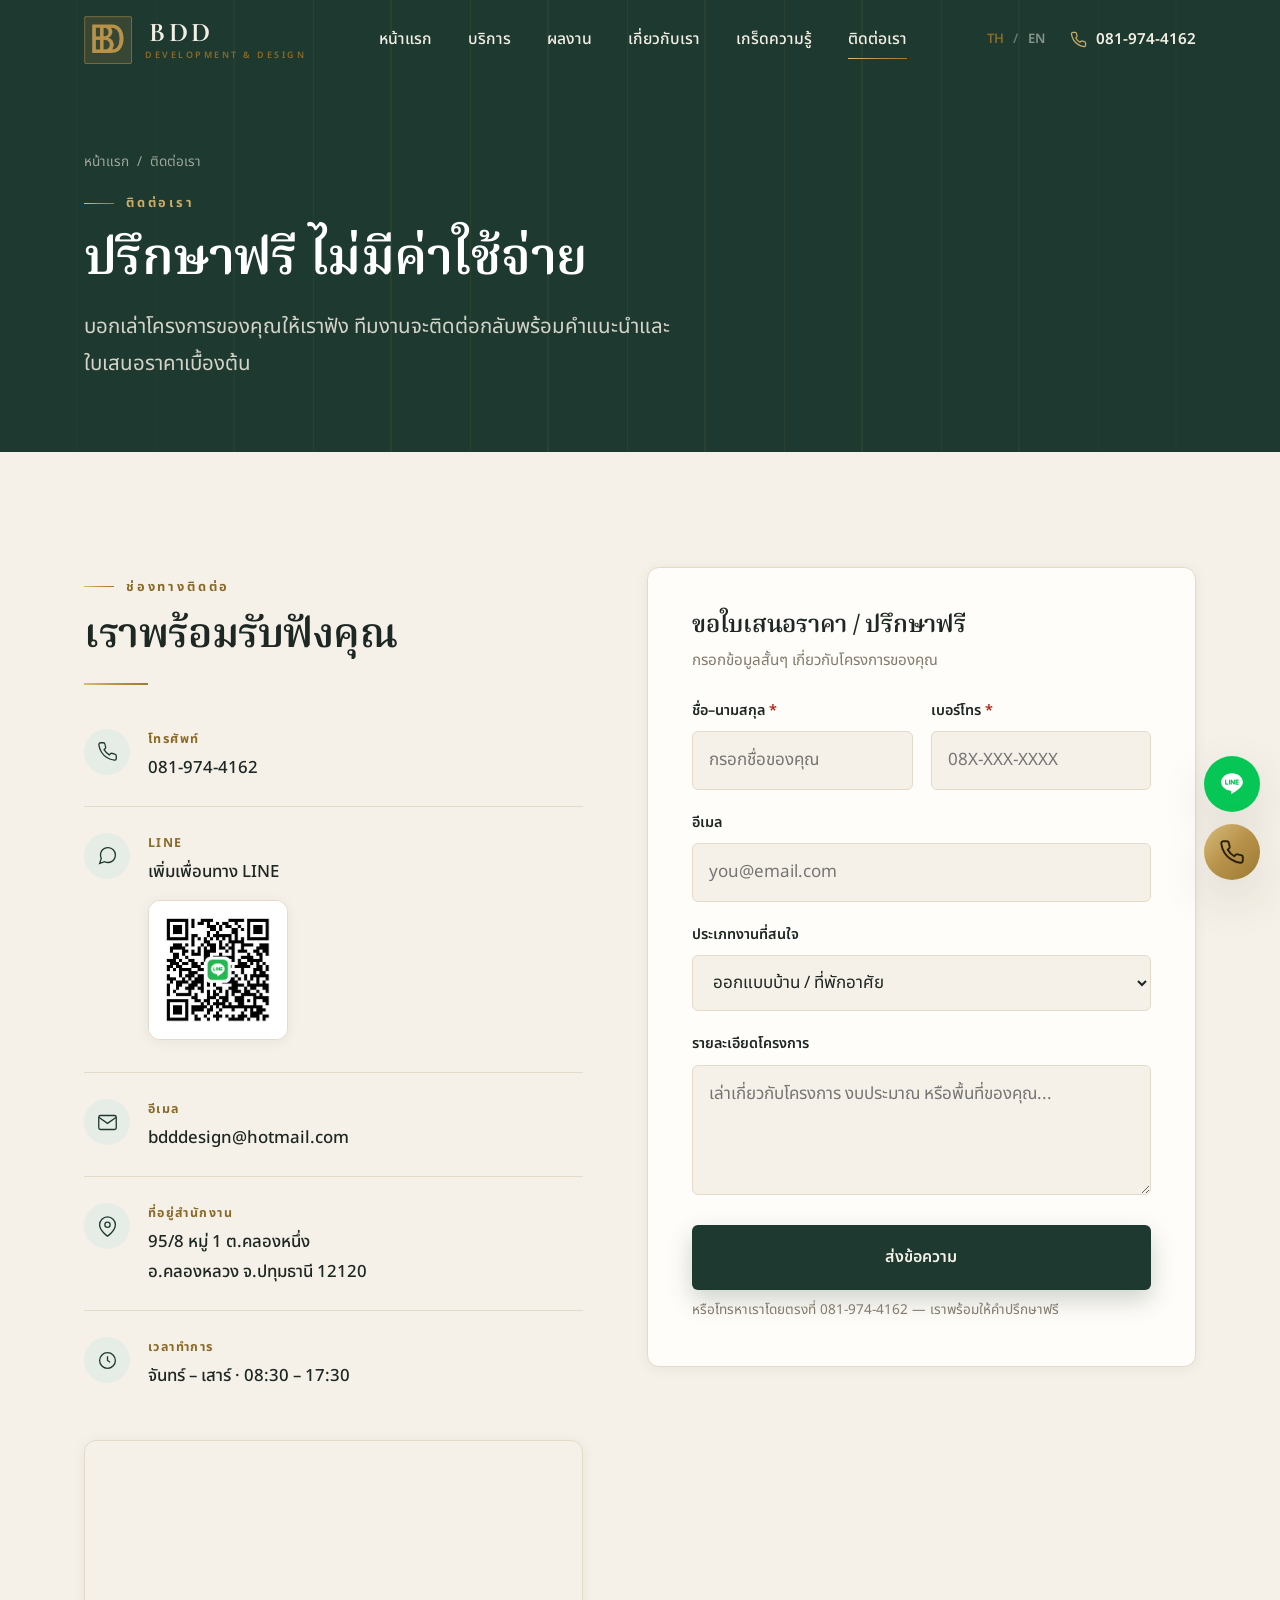
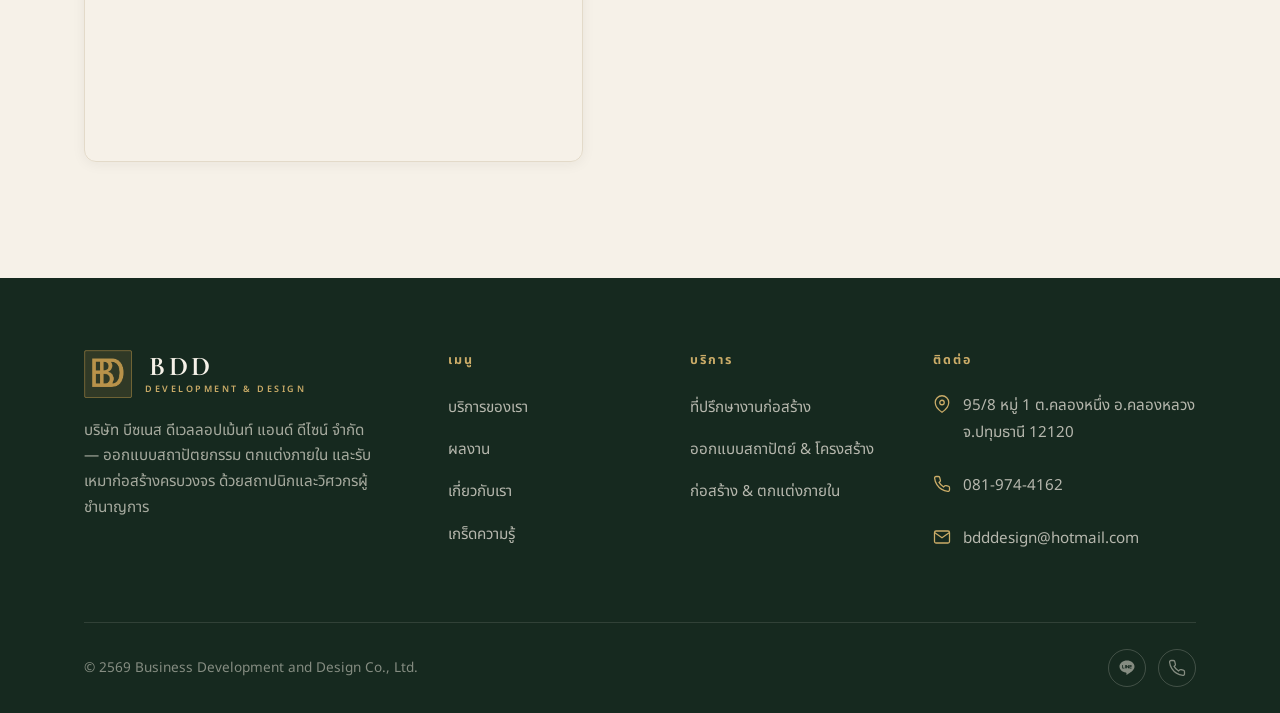
<file: contact.html>
<!DOCTYPE html>
<html lang="th" data-lang="th">
<head>
<meta charset="UTF-8" />
<meta name="viewport" content="width=device-width, initial-scale=1.0" />
<title data-th="ติดต่อ BDD · ขอใบเสนอราคารับเหมาก่อสร้างฟรี ปทุมธานี" data-en="Contact BDD — Free Construction Quote, Pathum Thani">ติดต่อ BDD · ขอใบเสนอราคารับเหมาก่อสร้างฟรี ปทุมธานี</title>
<meta name="description" content="ติดต่อ BDD ขอใบเสนอราคารับเหมาก่อสร้าง ออกแบบบ้าน ออกแบบโรงงาน ตกแต่งภายใน ปรึกษาฟรี โทร 081-974-4162 หรือ LINE สำนักงาน จ.ปทุมธานี" />
<meta name="keywords" content="ติดต่อรับเหมาก่อสร้าง, ใบเสนอราคาก่อสร้าง, ปรึกษาออกแบบบ้านฟรี, ติดต่อสถาปนิกปทุมธานี, BDD ติดต่อ" />
<meta name="robots" content="index, follow" />
<link rel="canonical" href="https://bdddesign.com/contact" />
<meta property="og:type" content="website" />
<meta property="og:title" content="ติดต่อ BDD · ขอใบเสนอราคารับเหมาก่อสร้างฟรี" />
<meta property="og:description" content="ติดต่อขอใบเสนอราคา ปรึกษาฟรี โทร 081-974-4162 — สำนักงานปทุมธานี" />
<meta property="og:url" content="https://bdddesign.com/contact" />
<meta property="og:image" content="https://bdddesign.com/assets/img/factory-render1.jpg" />
<link rel="icon" type="image/png" href="assets/img/LOGO-BDD-B.png" />
<link rel="apple-touch-icon" href="assets/img/LOGO-BDD-B.png" />
<link rel="stylesheet" href="assets/styles.css" />
</head>
<body>

<section class="page-hero pinstripe">
  <div class="container">
    <div class="breadcrumb"><a href="/"><span class="th">หน้าแรก</span><span class="en">Home</span></a><span>/</span><span><span class="th">ติดต่อเรา</span><span class="en">Contact</span></span></div>
    <span class="eyebrow on-dark" style="margin-top:18px;"><span class="th">ติดต่อเรา</span><span class="en">Get in touch</span></span>
    <h1 class="page-hero__title"><span class="th">ปรึกษาฟรี ไม่มีค่าใช้จ่าย</span><span class="en">Free consultation, no obligation</span></h1>
    <p class="page-hero__lead"><span class="th">บอกเล่าโครงการของคุณให้เราฟัง ทีมงานจะติดต่อกลับพร้อมคำแนะนำและใบเสนอราคาเบื้องต้น</span><span class="en">Tell us about your project — our team will get back to you with advice and an initial quote.</span></p>
  </div>
</section>

<section class="section">
  <div class="container">
    <div class="contact-grid">
      <!-- info -->
      <div class="reveal">
        <span class="eyebrow"><span class="th">ช่องทางติดต่อ</span><span class="en">Reach us</span></span>
        <h2 class="h2" style="margin-top:14px;"><span class="th">เราพร้อมรับฟังคุณ</span><span class="en">We're here to help</span></h2>
        <hr class="rule" />
        <div class="contact-info">
          <div class="info-row">
            <span class="ir-icon"><svg viewBox="0 0 24 24" fill="none" stroke="currentColor"><path d="M22 16.92v3a2 2 0 0 1-2.18 2 19.79 19.79 0 0 1-8.63-3.07 19.5 19.5 0 0 1-6-6 19.79 19.79 0 0 1-3.07-8.67A2 2 0 0 1 4.11 2h3a2 2 0 0 1 2 1.72c.13.96.36 1.9.7 2.81a2 2 0 0 1-.45 2.11L8.09 9.91a16 16 0 0 0 6 6l1.27-1.27a2 2 0 0 1 2.11-.45c.91.34 1.85.57 2.81.7A2 2 0 0 1 22 16.92z"/></svg></span>
            <div><div class="info-row__label"><span class="th">โทรศัพท์</span><span class="en">Phone</span></div><div class="info-row__value"><a href="tel:0819744162">081-974-4162</a></div></div>
          </div>
          <div class="info-row">
            <span class="ir-icon"><svg viewBox="0 0 24 24" fill="none" stroke="currentColor"><path d="M21 11.5a8.38 8.38 0 0 1-.9 3.8 8.5 8.5 0 0 1-7.6 4.7 8.38 8.38 0 0 1-3.8-.9L3 21l1.9-5.7a8.38 8.38 0 0 1-.9-3.8 8.5 8.5 0 0 1 4.7-7.6 8.38 8.38 0 0 1 3.8-.9h.5a8.48 8.48 0 0 1 8 8v.5z"/></svg></span>
            <div>
              <div class="info-row__label">LINE</div>
              <div class="info-row__value"><a href="https://line.me/ti/p/HpQmu_HZs4" target="_blank" rel="noopener">เพิ่มเพื่อนทาง LINE</a></div>
              <a href="https://line.me/ti/p/HpQmu_HZs4" target="_blank" rel="noopener" style="display:inline-block; margin-top:12px;">
                <img src="assets/img/Line-qrcode.jpg" alt="LINE QR Code ติดต่อ BDD รับเหมาก่อสร้างปทุมธานี" style="width:140px; height:140px; border-radius:12px; border:1px solid var(--line); box-shadow: var(--shadow-sm);" />
              </a>
            </div>
          </div>
          <div class="info-row">
            <span class="ir-icon"><svg viewBox="0 0 24 24" fill="none" stroke="currentColor"><path d="M4 4h16c1.1 0 2 .9 2 2v12c0 1.1-.9 2-2 2H4c-1.1 0-2-.9-2-2V6c0-1.1.9-2 2-2z"/><polyline points="22,6 12,13 2,6"/></svg></span>
            <div><div class="info-row__label"><span class="th">อีเมล</span><span class="en">Email</span></div><div class="info-row__value"><a href="mailto:bdddesign@hotmail.com">bdddesign@hotmail.com</a></div></div>
          </div>
          <div class="info-row">
            <span class="ir-icon"><svg viewBox="0 0 24 24" fill="none" stroke="currentColor"><path d="M21 10c0 7-9 13-9 13s-9-6-9-13a9 9 0 0 1 18 0z"/><circle cx="12" cy="10" r="3"/></svg></span>
            <div><div class="info-row__label"><span class="th">ที่อยู่สำนักงาน</span><span class="en">Office</span></div><div class="info-row__value">95/8 หมู่ 1 ต.คลองหนึ่ง<br />อ.คลองหลวง จ.ปทุมธานี 12120</div></div>
          </div>
          <div class="info-row">
            <span class="ir-icon"><svg viewBox="0 0 24 24" fill="none" stroke="currentColor"><circle cx="12" cy="12" r="9"/><path d="M12 7v5l3 2"/></svg></span>
            <div><div class="info-row__label"><span class="th">เวลาทำการ</span><span class="en">Hours</span></div><div class="info-row__value"><span class="th">จันทร์ – เสาร์ · 08:30 – 17:30</span><span class="en">Mon – Sat · 08:30 – 17:30</span></div></div>
          </div>
        </div>
        <div class="map-frame" style="margin-top:26px;">
          <iframe title="BDD location" loading="lazy" referrerpolicy="no-referrer-when-downgrade" src="https://maps.google.com/maps?q=%E0%B8%84%E0%B8%A5%E0%B8%AD%E0%B8%87%E0%B8%AB%E0%B8%99%E0%B8%B6%E0%B9%88%E0%B8%87%20%E0%B8%84%E0%B8%A5%E0%B8%AD%E0%B8%87%E0%B8%AB%E0%B8%A5%E0%B8%A7%E0%B8%87%20%E0%B8%9B%E0%B8%97%E0%B8%B8%E0%B8%A1%E0%B8%98%E0%B8%B2%E0%B8%99%E0%B8%B5%2012120&z=14&output=embed"></iframe>
        </div>
      </div>

      <!-- form -->
      <div class="reveal" data-d="2">
        <div class="form-card">
          <div class="form-success" role="status">
            <span class="th">ขอบคุณค่ะ! เราได้รับข้อความของคุณแล้ว ทีมงานจะติดต่อกลับโดยเร็วที่สุด</span>
            <span class="en">Thank you! We've received your message and will be in touch shortly.</span>
          </div>
          <h3 class="h3" style="font-size:1.5rem; margin-bottom:6px;"><span class="th">ขอใบเสนอราคา / ปรึกษาฟรี</span><span class="en">Request a free quote</span></h3>
          <p class="muted" style="margin-bottom:24px; font-size:.95rem;"><span class="th">กรอกข้อมูลสั้นๆ เกี่ยวกับโครงการของคุณ</span><span class="en">Tell us a little about your project.</span></p>
          <form data-contact-form action="https://api.web3forms.com/submit" method="POST">
            <!-- Web3Forms config -->
            <input type="hidden" name="access_key" value="7fe4fbaa-518f-4540-921f-c3b7871e8e21" />
            <input type="hidden" name="subject" value="ขอใบเสนอราคา/ปรึกษา จากเว็บไซต์ BDD" />
            <input type="hidden" name="from_name" value="BDD Website Contact Form" />
            <input type="hidden" name="redirect" value="false" />
            <!-- Honeypot anti-spam -->
            <input type="checkbox" name="botcheck" style="display:none;" tabindex="-1" autocomplete="off" />
            <div class="field-row">
              <div class="field"><label><span class="th">ชื่อ–นามสกุล</span><span class="en">Full name</span> <span class="req">*</span></label><input type="text" name="name" required data-ph-th="กรอกชื่อของคุณ" data-ph-en="Your name" /></div>
              <div class="field"><label><span class="th">เบอร์โทร</span><span class="en">Phone</span> <span class="req">*</span></label><input type="tel" name="phone" required data-ph-th="08X-XXX-XXXX" data-ph-en="08X-XXX-XXXX" /></div>
            </div>
            <div class="field"><label><span class="th">อีเมล</span><span class="en">Email</span></label><input type="email" name="email" data-ph-th="you@email.com" data-ph-en="you@email.com" /></div>
            <div class="field">
              <label><span class="th">ประเภทงานที่สนใจ</span><span class="en">Project type</span></label>
              <select name="type">
                <option data-th="ออกแบบบ้าน / ที่พักอาศัย" data-en="House / residence design">ออกแบบบ้าน / ที่พักอาศัย</option>
                <option data-th="ตกแต่งภายใน" data-en="Interior design">ตกแต่งภายใน</option>
                <option data-th="รับเหมาก่อสร้าง" data-en="Construction">รับเหมาก่อสร้าง</option>
                <option data-th="คอนโด / อาคารพาณิชย์" data-en="Condo / commercial">คอนโด / อาคารพาณิชย์</option>
                <option data-th="โรงงาน / คลังสินค้า" data-en="Factory / warehouse">โรงงาน / คลังสินค้า</option>
                <option data-th="ขอคำปรึกษา / อื่นๆ" data-en="Consultation / other">ขอคำปรึกษา / อื่นๆ</option>
              </select>
            </div>
            <div class="field"><label><span class="th">รายละเอียดโครงการ</span><span class="en">Project details</span></label><textarea name="message" data-ph-th="เล่าเกี่ยวกับโครงการ งบประมาณ หรือพื้นที่ของคุณ..." data-ph-en="Tell us about your project, budget or site..."></textarea></div>
            <button type="submit" class="btn btn-primary btn-lg" style="width:100%;"><span class="th">ส่งข้อความ</span><span class="en">Send message</span></button>
            <p class="form-note"><span class="th">หรือโทรหาเราโดยตรงที่ 081-974-4162 — เราพร้อมให้คำปรึกษาฟรี</span><span class="en">Or call us directly at 081-974-4162 — free consultation.</span></p>
          </form>
        </div>
      </div>
    </div>
  </div>
</section>

<script src="assets/chrome.js"></script>
<script src="assets/site.js"></script>
</body>
</html>
</file>
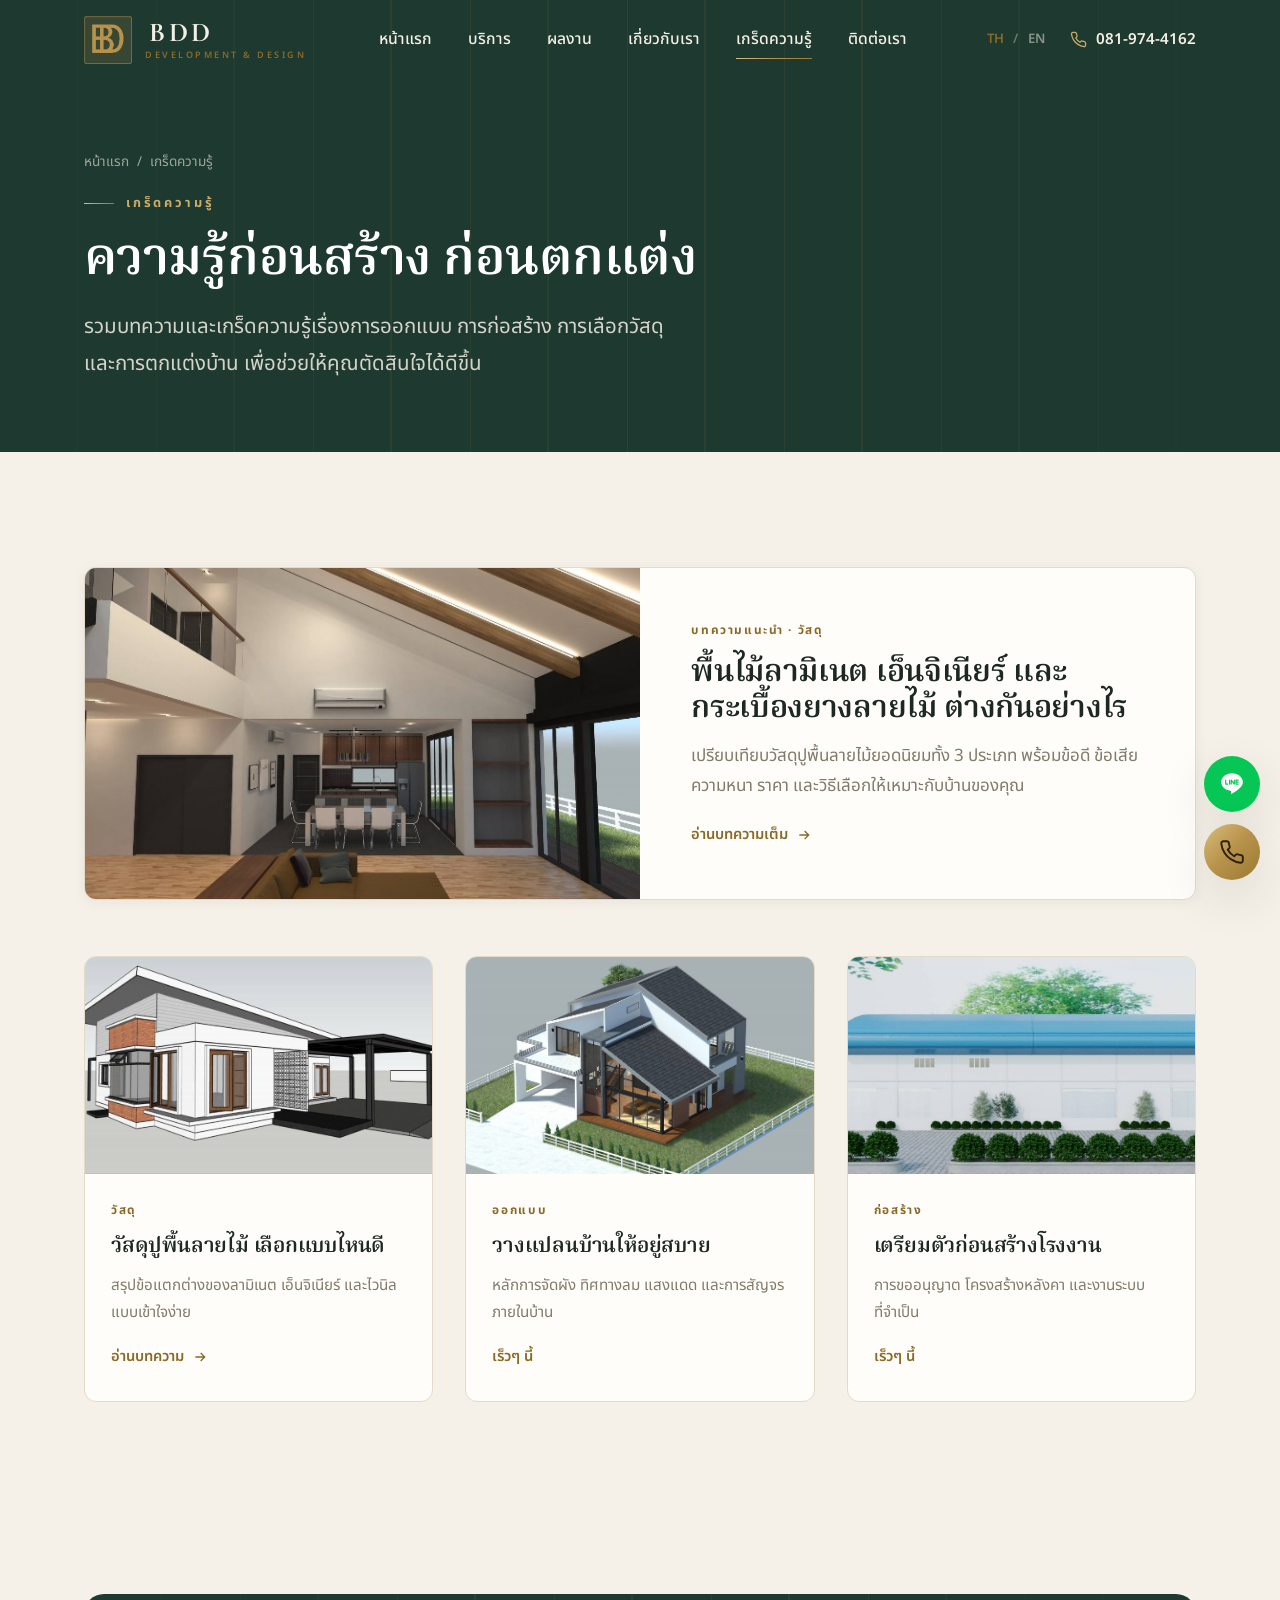
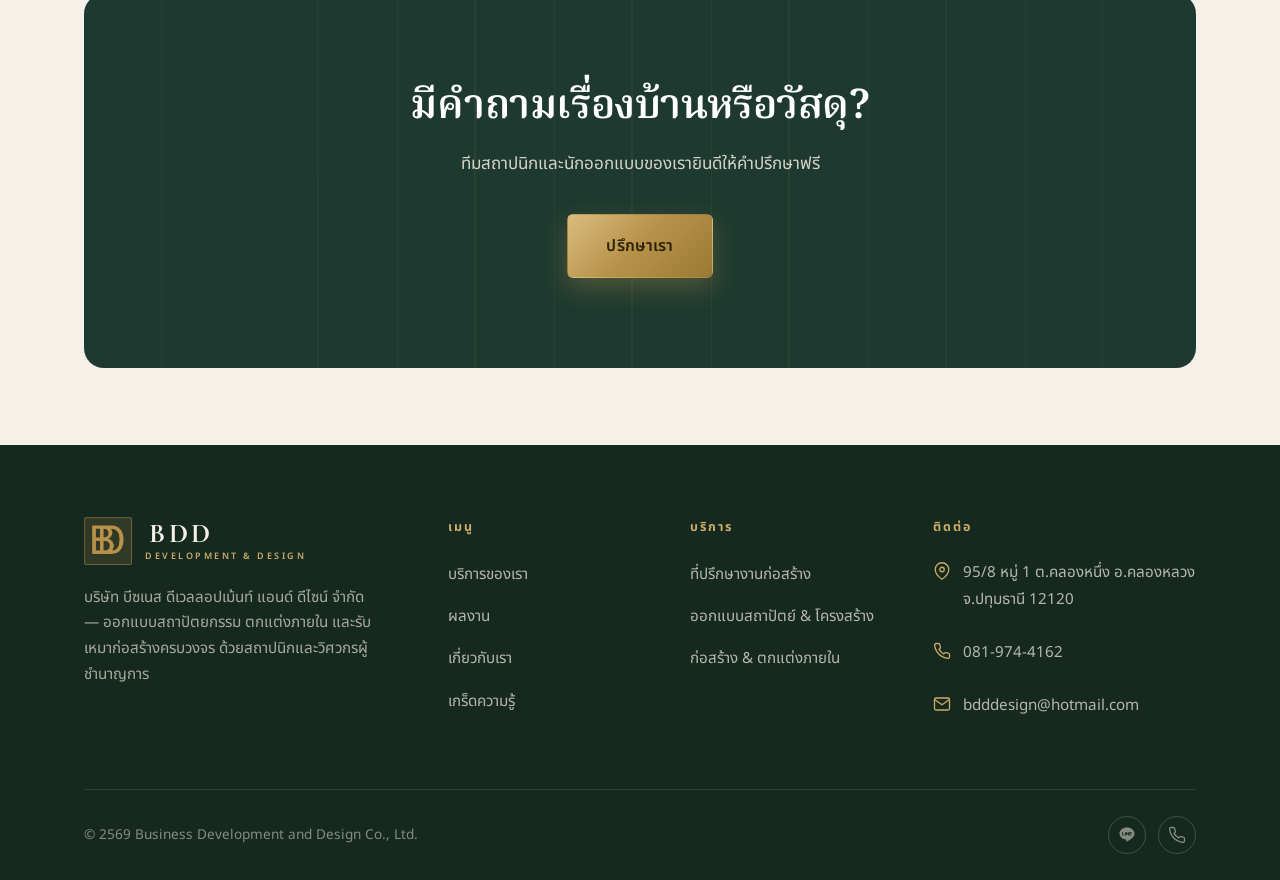
<file: knowledge.html>
<!DOCTYPE html>
<html lang="th" data-lang="th">
<head>
<meta charset="UTF-8" />
<meta name="viewport" content="width=device-width, initial-scale=1.0" />
<title data-th="เกร็ดความรู้สร้างบ้าน วัสดุก่อสร้าง ตกแต่งบ้าน · BDD" data-en="Construction & Design Insights · BDD">เกร็ดความรู้สร้างบ้าน วัสดุก่อสร้าง ตกแต่งบ้าน · BDD</title>
<meta name="description" content="รวมเกร็ดความรู้เรื่องการสร้างบ้าน เลือกวัสดุก่อสร้าง การออกแบบ และการตกแต่งภายใน เพื่อช่วยให้คุณตัดสินใจสร้างบ้านได้ดีขึ้น จาก BDD ผู้เชี่ยวชาญรับเหมาก่อสร้าง" />
<meta name="keywords" content="เกร็ดความรู้สร้างบ้าน, วัสดุก่อสร้าง, ตกแต่งบ้าน, คู่มือสร้างบ้าน, ความรู้รับเหมาก่อสร้าง" />
<meta name="robots" content="index, follow" />
<link rel="canonical" href="https://bdddesign.com/knowledge" />
<meta property="og:type" content="website" />
<meta property="og:title" content="เกร็ดความรู้สร้างบ้าน วัสดุก่อสร้าง ตกแต่งบ้าน · BDD" />
<meta property="og:description" content="รวมเกร็ดความรู้เรื่องสร้างบ้าน เลือกวัสดุก่อสร้าง การออกแบบและตกแต่งภายใน" />
<meta property="og:url" content="https://bdddesign.com/knowledge" />
<meta property="og:image" content="https://bdddesign.com/assets/img/interior-dining.jpg" />
<link rel="icon" type="image/png" href="assets/img/LOGO-BDD-B.png" />
<link rel="apple-touch-icon" href="assets/img/LOGO-BDD-B.png" />
<link rel="stylesheet" href="assets/styles.css" />
</head>
<body>

<section class="page-hero pinstripe">
  <div class="container">
    <div class="breadcrumb"><a href="/"><span class="th">หน้าแรก</span><span class="en">Home</span></a><span>/</span><span><span class="th">เกร็ดความรู้</span><span class="en">Insights</span></span></div>
    <span class="eyebrow on-dark" style="margin-top:18px;"><span class="th">เกร็ดความรู้</span><span class="en">Insights</span></span>
    <h1 class="page-hero__title"><span class="th">ความรู้ก่อนสร้าง ก่อนตกแต่ง</span><span class="en">Know‑how before you build</span></h1>
    <p class="page-hero__lead"><span class="th">รวมบทความและเกร็ดความรู้เรื่องการออกแบบ การก่อสร้าง การเลือกวัสดุ และการตกแต่งบ้าน เพื่อช่วยให้คุณตัดสินใจได้ดีขึ้น</span><span class="en">Articles on design, construction, materials and interiors — to help you make better decisions.</span></p>
  </div>
</section>

<section class="section">
  <div class="container">
    <!-- featured -->
    <a class="reveal" href="/article-flooring" style="display:block; margin-bottom:56px;">
      <div class="split" style="align-items:stretch; gap:0; border:1px solid var(--line); border-radius:var(--r-md); overflow:hidden; background:var(--paper); box-shadow:var(--shadow-sm);">
        <div style="min-height:320px;"><img src="assets/img/interior-dining.jpg" alt="งานตกแต่งภายในบ้าน พื้นที่นั่งเล่นและรับประทานอาหาร BDD" style="width:100%; height:100%; object-fit:cover;" /></div>
        <div style="padding:clamp(28px,4vw,52px); display:flex; flex-direction:column; justify-content:center;">
          <span class="article-card__tag"><span class="th">บทความแนะนำ · วัสดุ</span><span class="en">Featured · Materials</span></span>
          <h2 class="h2" style="font-size:clamp(1.5rem,2.4vw,2.1rem); margin:14px 0;"><span class="th">พื้นไม้ลามิเนต เอ็นจิเนียร์ และกระเบื้องยางลายไม้ ต่างกันอย่างไร</span><span class="en">Laminate vs engineered wood vs vinyl: the real differences</span></h2>
          <p class="muted"><span class="th">เปรียบเทียบวัสดุปูพื้นลายไม้ยอดนิยมทั้ง 3 ประเภท พร้อมข้อดี ข้อเสีย ความหนา ราคา และวิธีเลือกให้เหมาะกับบ้านของคุณ</span><span class="en">A side‑by‑side look at the three most popular wood‑look floors — pros, cons, thickness, price and how to choose.</span></p>
          <span class="article-card__more" style="margin-top:20px;"><span class="th">อ่านบทความเต็ม</span><span class="en">Read the full article</span><svg viewBox="0 0 24 24" fill="none" stroke="currentColor" stroke-width="2"><path d="M5 12h14M13 6l6 6-6 6"/></svg></span>
        </div>
      </div>
    </a>

    <div class="grid grid-3">
      <a class="article-card reveal" data-d="1" href="/article-flooring">
        <div class="article-card__media"><img src="assets/img/proj-tiwanon-single.jpg" alt="ผลงานออกแบบบ้านชั้นเดียวสไตล์โมเดิร์น ติวานนท์" /></div>
        <div class="article-card__body">
          <span class="article-card__tag"><span class="th">วัสดุ</span><span class="en">Materials</span></span>
          <h3 class="article-card__title"><span class="th">วัสดุปูพื้นลายไม้ เลือกแบบไหนดี</span><span class="en">Choosing wood‑look flooring</span></h3>
          <p class="article-card__excerpt"><span class="th">สรุปข้อแตกต่างของลามิเนต เอ็นจิเนียร์ และไวนิล แบบเข้าใจง่าย</span><span class="en">An easy summary of laminate, engineered and vinyl.</span></p>
          <span class="article-card__more"><span class="th">อ่านบทความ</span><span class="en">Read more</span><svg viewBox="0 0 24 24" fill="none" stroke="currentColor" stroke-width="2"><path d="M5 12h14M13 6l6 6-6 6"/></svg></span>
        </div>
      </a>
      <div class="article-card reveal" data-d="2">
        <div class="article-card__media"><img src="assets/img/proj-nakornnayok-iso.jpg" alt="ผลงานออกแบบบ้านโมเดิร์นสองชั้น นครนายก โดย BDD" /></div>
        <div class="article-card__body">
          <span class="article-card__tag"><span class="th">ออกแบบ</span><span class="en">Design</span></span>
          <h3 class="article-card__title"><span class="th">วางแปลนบ้านให้อยู่สบาย</span><span class="en">Planning a comfortable home</span></h3>
          <p class="article-card__excerpt"><span class="th">หลักการจัดผัง ทิศทางลม แสงแดด และการสัญจรภายในบ้าน</span><span class="en">Zoning, airflow, daylight and circulation.</span></p>
          <span class="article-card__more muted"><span class="th">เร็วๆ นี้</span><span class="en">Coming soon</span></span>
        </div>
      </div>
      <div class="article-card reveal" data-d="3">
        <div class="article-card__media"><img src="assets/img/factory-render2.jpg" alt="ภาพออกแบบโรงงานและคลังสินค้า BDD" /></div>
        <div class="article-card__body">
          <span class="article-card__tag"><span class="th">ก่อสร้าง</span><span class="en">Construction</span></span>
          <h3 class="article-card__title"><span class="th">เตรียมตัวก่อนสร้างโรงงาน</span><span class="en">Before building a factory</span></h3>
          <p class="article-card__excerpt"><span class="th">การขออนุญาต โครงสร้างหลังคา และงานระบบที่จำเป็น</span><span class="en">Permits, roof structures and essential systems.</span></p>
          <span class="article-card__more muted"><span class="th">เร็วๆ นี้</span><span class="en">Coming soon</span></span>
        </div>
      </div>
    </div>
  </div>
</section>

<section class="section--tight">
  <div class="container">
    <div class="cta-band pinstripe reveal">
      <h2 class="cta-band__title"><span class="th">มีคำถามเรื่องบ้านหรือวัสดุ?</span><span class="en">Questions about your home or materials?</span></h2>
      <p><span class="th">ทีมสถาปนิกและนักออกแบบของเรายินดีให้คำปรึกษาฟรี</span><span class="en">Our architects and designers are happy to advise — free of charge.</span></p>
      <div class="btn-row is-centered"><a class="btn btn-gold btn-lg" href="/contact"><span class="th">ปรึกษาเรา</span><span class="en">Ask us</span></a></div>
    </div>
  </div>
</section>

<script src="assets/chrome.js"></script>
<script src="assets/site.js"></script>
</body>
</html>
</file>
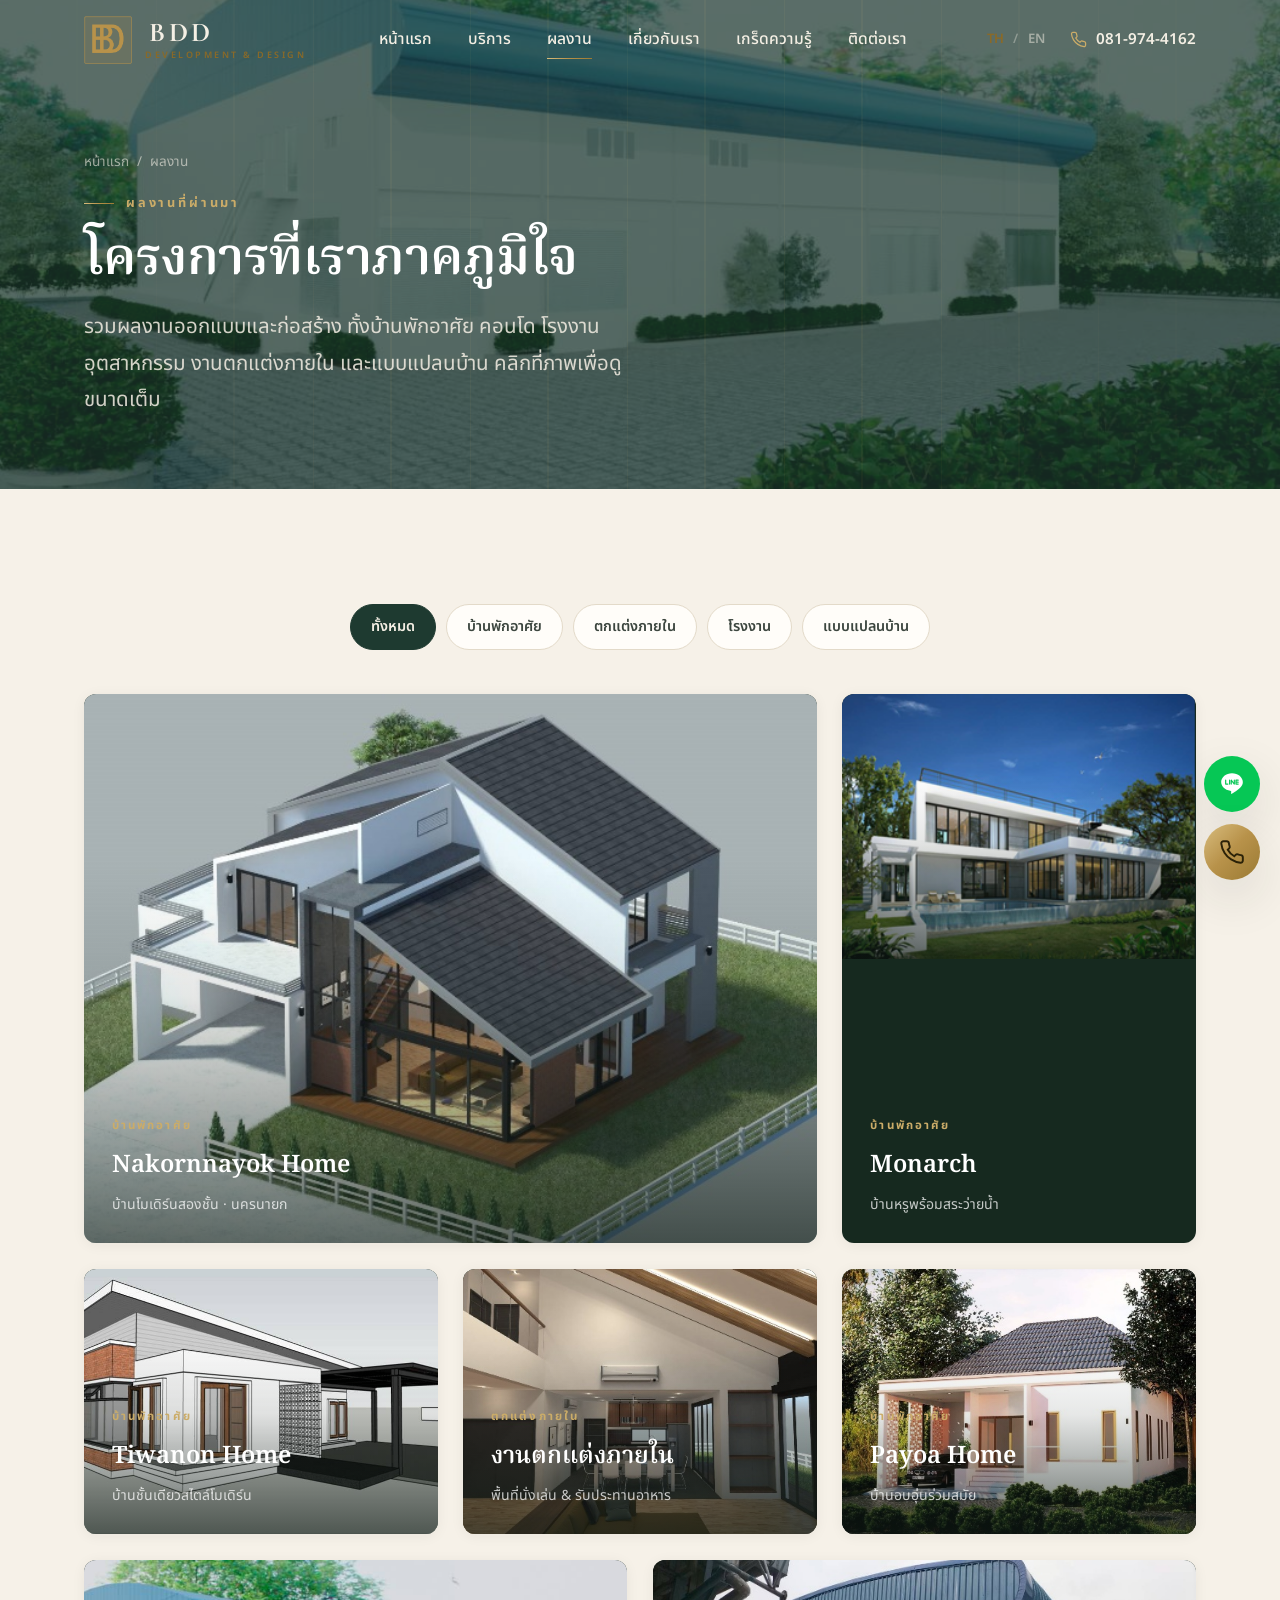
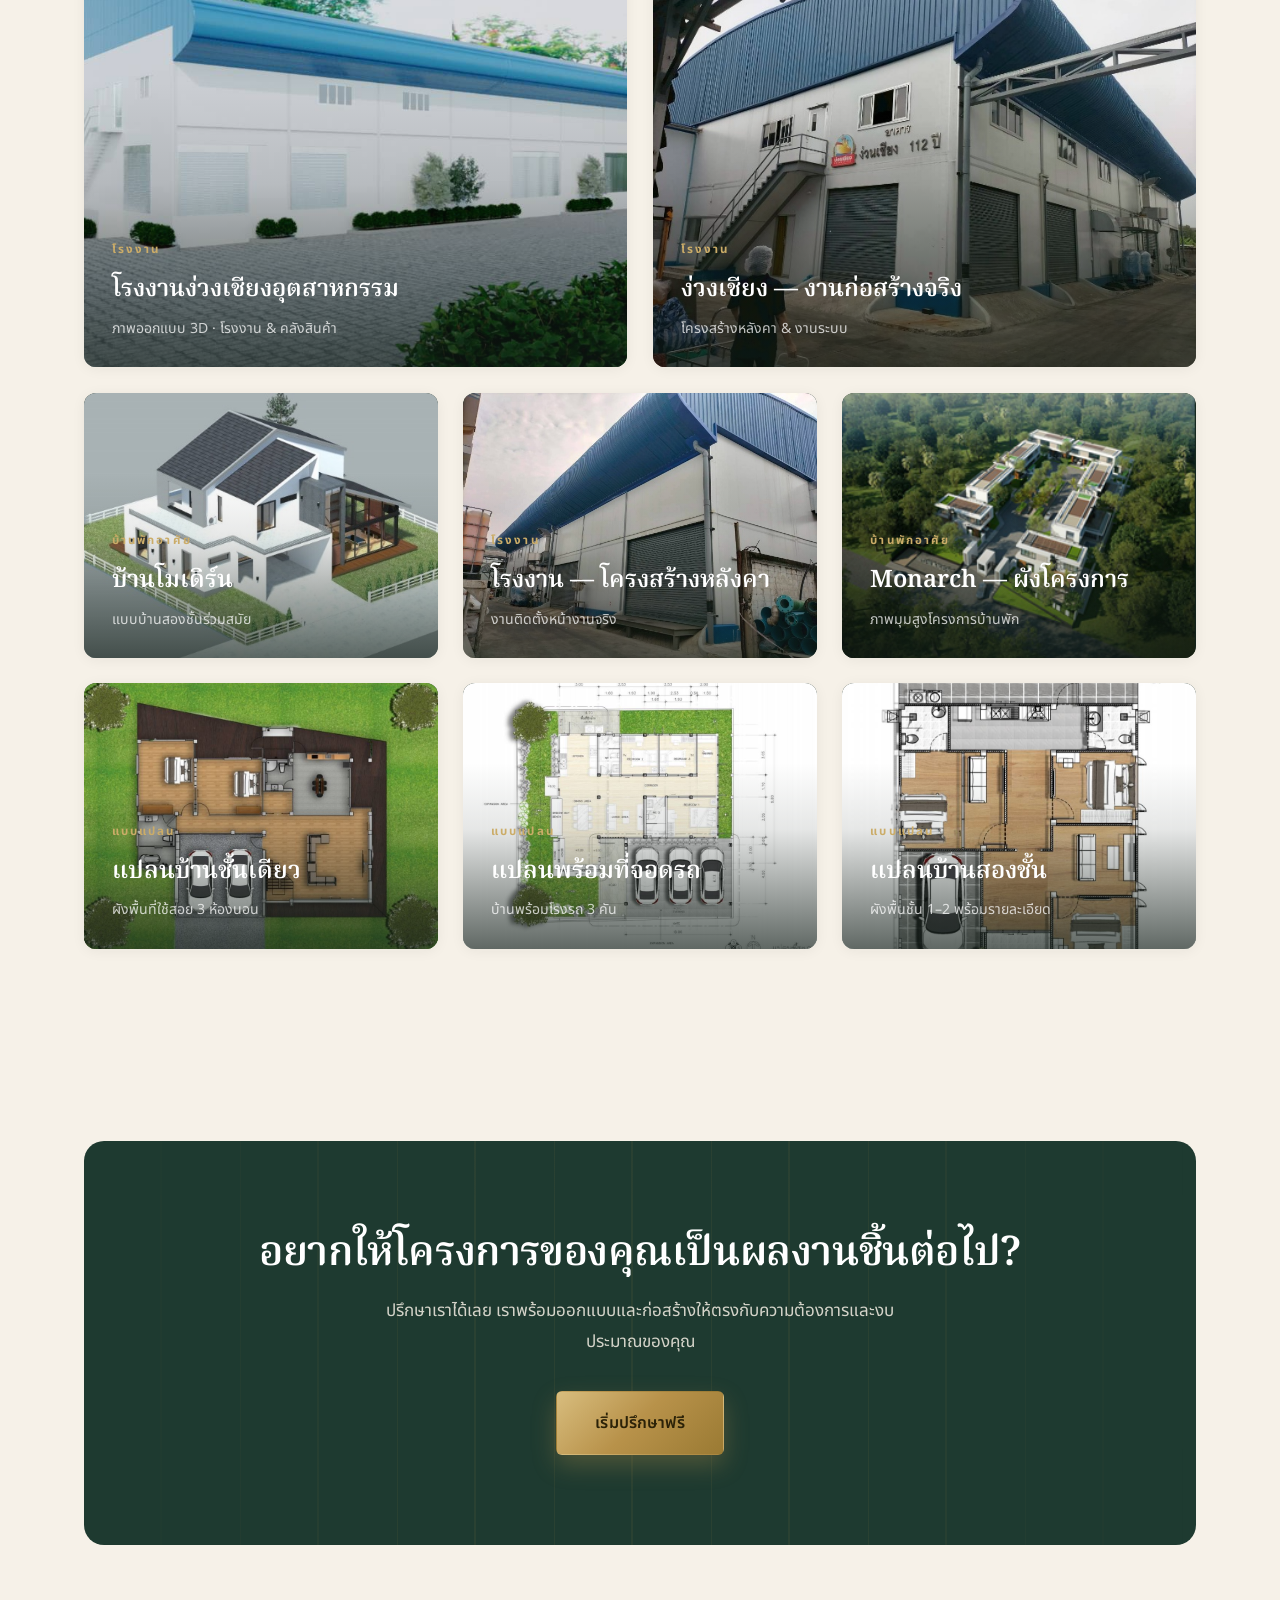
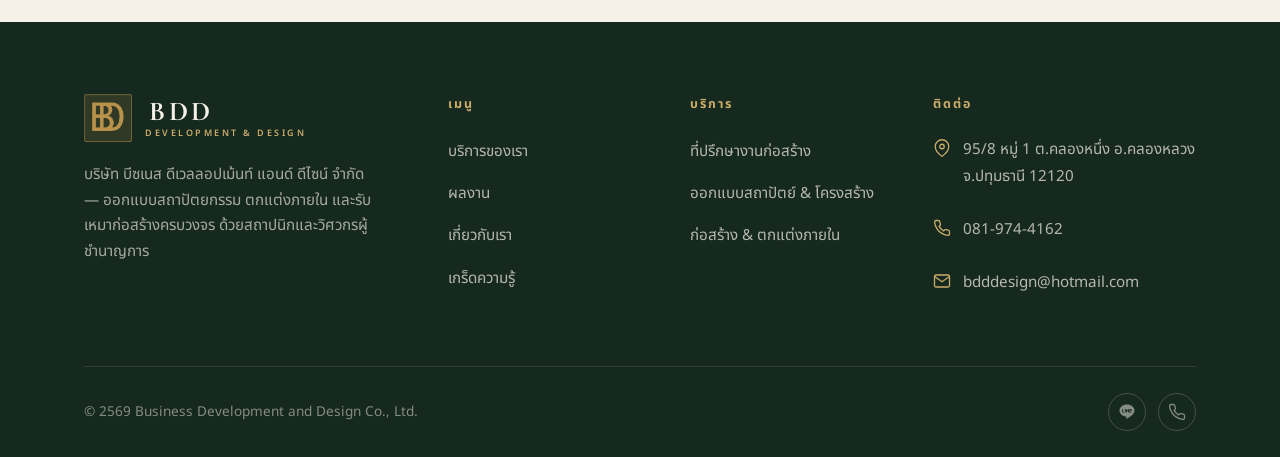
<file: portfolio.html>
<!DOCTYPE html>
<html lang="th" data-lang="th">
<head>
<meta charset="UTF-8" />
<meta name="viewport" content="width=device-width, initial-scale=1.0" />
<title data-th="ผลงานออกแบบบ้าน โรงงาน ก่อสร้าง · BDD" data-en="Portfolio: House, Factory & Construction Projects · BDD">ผลงานออกแบบบ้าน โรงงาน ก่อสร้าง · BDD</title>
<meta name="description" content="รวมผลงานออกแบบและก่อสร้างของ BDD — บ้านพักอาศัย คอนโด โรงงานอุตสาหกรรม งานตกแต่งภายใน และแบบแปลนบ้าน โครงการจริงในปทุมธานี กรุงเทพ และทั่วประเทศ" />
<meta name="keywords" content="ผลงานออกแบบบ้าน, ผลงานก่อสร้าง, ผลงานโรงงาน, แบบแปลนบ้าน, ผลงานตกแต่งภายใน, โครงการบ้าน, โครงการโรงงาน" />
<meta name="robots" content="index, follow" />
<link rel="canonical" href="https://bdddesign.com/portfolio" />
<meta property="og:type" content="website" />
<meta property="og:title" content="ผลงานออกแบบบ้าน โรงงาน ก่อสร้าง · BDD" />
<meta property="og:description" content="รวมผลงานออกแบบและก่อสร้างของ BDD — บ้าน คอนโด โรงงาน ตกแต่งภายใน และแปลนบ้าน" />
<meta property="og:url" content="https://bdddesign.com/portfolio" />
<meta property="og:image" content="https://bdddesign.com/assets/img/factory-render1.jpg" />
<link rel="icon" type="image/png" href="assets/img/LOGO-BDD-B.png" />
<link rel="apple-touch-icon" href="assets/img/LOGO-BDD-B.png" />
<link rel="stylesheet" href="assets/styles.css" />
</head>
<body>

<section class="page-hero pinstripe">
  <div class="page-hero__bg"><img src="assets/img/factory-render1.jpg" alt="ภาพ 3D ออกแบบโรงงานง่วงเชียงอุตสาหกรรม รับสร้างโรงงาน" /></div>
  <div class="container">
    <div class="breadcrumb"><a href="/"><span class="th">หน้าแรก</span><span class="en">Home</span></a><span>/</span><span><span class="th">ผลงาน</span><span class="en">Portfolio</span></span></div>
    <span class="eyebrow on-dark" style="margin-top:18px;"><span class="th">ผลงานที่ผ่านมา</span><span class="en">Our work</span></span>
    <h1 class="page-hero__title"><span class="th">โครงการที่เราภาคภูมิใจ</span><span class="en">Projects we're proud of</span></h1>
    <p class="page-hero__lead"><span class="th">รวมผลงานออกแบบและก่อสร้าง ทั้งบ้านพักอาศัย คอนโด โรงงานอุตสาหกรรม งานตกแต่งภายใน และแบบแปลนบ้าน คลิกที่ภาพเพื่อดูขนาดเต็ม</span><span class="en">A selection of our design and construction work — residences, condos, factories, interiors and floor plans. Click any image to enlarge.</span></p>
  </div>
</section>

<section class="section">
  <div class="container">
    <div class="filters reveal">
      <button class="chip is-active" data-filter="all"><span class="th">ทั้งหมด</span><span class="en">All</span></button>
      <button class="chip" data-filter="residence"><span class="th">บ้านพักอาศัย</span><span class="en">Residential</span></button>
      <button class="chip" data-filter="interior"><span class="th">ตกแต่งภายใน</span><span class="en">Interior</span></button>
      <button class="chip" data-filter="industrial"><span class="th">โรงงาน</span><span class="en">Industrial</span></button>
      <button class="chip" data-filter="plan"><span class="th">แบบแปลนบ้าน</span><span class="en">Floor plans</span></button>
    </div>

    <div class="work-grid">
      <div class="work-card col-8 reveal" data-cat="residence" data-lightbox="assets/img/proj-nakornnayok-iso.jpg">
        <div class="work-card__media work-card--wide"><img src="assets/img/proj-nakornnayok-iso.jpg" alt="ผลงานออกแบบบ้านโมเดิร์นสองชั้น นครนายก โดย BDD" /></div>
        <span class="work-card__arrow"><svg viewBox="0 0 24 24" width="18" height="18" fill="none" stroke="currentColor" stroke-width="2"><path d="M15 3h6v6M9 21H3v-6M21 3l-7 7M3 21l7-7"/></svg></span>
        <div class="work-card__body"><span class="work-card__cat"><span class="th">บ้านพักอาศัย</span><span class="en">Residence</span></span><div class="work-card__title">Nakornnayok Home</div><div class="work-card__meta"><span class="th">บ้านโมเดิร์นสองชั้น · นครนายก</span><span class="en">Modern two‑storey · Nakhon Nayok</span></div></div>
      </div>
      <div class="work-card col-4 reveal" data-cat="residence" data-lightbox="assets/img/proj-monarch-villa.png">
        <div class="work-card__media work-card--tall"><img src="assets/img/proj-monarch-villa.png" alt="ผลงานออกแบบบ้านหรู Monarch Villa พร้อมสระว่ายน้ำ" /></div>
        <span class="work-card__arrow"><svg viewBox="0 0 24 24" width="18" height="18" fill="none" stroke="currentColor" stroke-width="2"><path d="M15 3h6v6M9 21H3v-6M21 3l-7 7M3 21l7-7"/></svg></span>
        <div class="work-card__body"><span class="work-card__cat"><span class="th">บ้านพักอาศัย</span><span class="en">Residence</span></span><div class="work-card__title">Monarch</div><div class="work-card__meta"><span class="th">บ้านหรูพร้อมสระว่ายน้ำ</span><span class="en">Luxury villa with pool</span></div></div>
      </div>

      <div class="work-card col-4 reveal" data-cat="residence" data-lightbox="assets/img/proj-tiwanon-single.jpg">
        <div class="work-card__media"><img src="assets/img/proj-tiwanon-single.jpg" alt="ผลงานออกแบบบ้านชั้นเดียวสไตล์โมเดิร์น ติวานนท์" /></div>
        <span class="work-card__arrow"><svg viewBox="0 0 24 24" width="18" height="18" fill="none" stroke="currentColor" stroke-width="2"><path d="M15 3h6v6M9 21H3v-6M21 3l-7 7M3 21l7-7"/></svg></span>
        <div class="work-card__body"><span class="work-card__cat"><span class="th">บ้านพักอาศัย</span><span class="en">Residence</span></span><div class="work-card__title">Tiwanon Home</div><div class="work-card__meta"><span class="th">บ้านชั้นเดียวสไตล์โมเดิร์น</span><span class="en">Single‑storey modern</span></div></div>
      </div>
      <div class="work-card col-4 reveal" data-cat="interior" data-lightbox="assets/img/interior-dining.jpg">
        <div class="work-card__media"><img src="assets/img/interior-dining.jpg" alt="งานตกแต่งภายในบ้าน พื้นที่นั่งเล่นและรับประทานอาหาร BDD" /></div>
        <span class="work-card__arrow"><svg viewBox="0 0 24 24" width="18" height="18" fill="none" stroke="currentColor" stroke-width="2"><path d="M15 3h6v6M9 21H3v-6M21 3l-7 7M3 21l7-7"/></svg></span>
        <div class="work-card__body"><span class="work-card__cat"><span class="th">ตกแต่งภายใน</span><span class="en">Interior</span></span><div class="work-card__title"><span class="th">งานตกแต่งภายใน</span><span class="en">Interior Fit‑out</span></div><div class="work-card__meta"><span class="th">พื้นที่นั่งเล่น &amp; รับประทานอาหาร</span><span class="en">Living &amp; dining</span></div></div>
      </div>
      <div class="work-card col-4 reveal" data-cat="residence" data-lightbox="assets/img/proj-payoa-house.jpg">
        <div class="work-card__media"><img src="assets/img/proj-payoa-house.jpg" alt="ผลงานออกแบบบ้านอบอุ่นร่วมสมัย Payoa Home โดย BDD" /></div>
        <span class="work-card__arrow"><svg viewBox="0 0 24 24" width="18" height="18" fill="none" stroke="currentColor" stroke-width="2"><path d="M15 3h6v6M9 21H3v-6M21 3l-7 7M3 21l7-7"/></svg></span>
        <div class="work-card__body"><span class="work-card__cat"><span class="th">บ้านพักอาศัย</span><span class="en">Residence</span></span><div class="work-card__title">Payoa Home</div><div class="work-card__meta"><span class="th">บ้านอบอุ่นร่วมสมัย</span><span class="en">Warm contemporary</span></div></div>
      </div>

      <div class="work-card col-6 reveal" data-cat="industrial" data-lightbox="assets/img/factory-render1.jpg">
        <div class="work-card__media work-card--wide"><img src="assets/img/factory-render1.jpg" alt="ภาพ 3D ออกแบบโรงงานง่วงเชียงอุตสาหกรรม รับสร้างโรงงาน" /></div>
        <span class="work-card__arrow"><svg viewBox="0 0 24 24" width="18" height="18" fill="none" stroke="currentColor" stroke-width="2"><path d="M15 3h6v6M9 21H3v-6M21 3l-7 7M3 21l7-7"/></svg></span>
        <div class="work-card__body"><span class="work-card__cat"><span class="th">โรงงาน</span><span class="en">Industrial</span></span><div class="work-card__title"><span class="th">โรงงานง่วงเชียงอุตสาหกรรม</span><span class="en">Nguang Chiang Industrial</span></div><div class="work-card__meta"><span class="th">ภาพออกแบบ 3D · โรงงาน &amp; คลังสินค้า</span><span class="en">3D design · factory &amp; warehouse</span></div></div>
      </div>
      <div class="work-card col-6 reveal" data-cat="industrial" data-lightbox="assets/img/factory-real1.jpg">
        <div class="work-card__media work-card--wide"><img src="assets/img/factory-real1.jpg" alt="งานก่อสร้างโรงงานจริง โครงสร้างหลังคา BDD" /></div>
        <span class="work-card__arrow"><svg viewBox="0 0 24 24" width="18" height="18" fill="none" stroke="currentColor" stroke-width="2"><path d="M15 3h6v6M9 21H3v-6M21 3l-7 7M3 21l7-7"/></svg></span>
        <div class="work-card__body"><span class="work-card__cat"><span class="th">โรงงาน</span><span class="en">Industrial</span></span><div class="work-card__title"><span class="th">ง่วงเชียง — งานก่อสร้างจริง</span><span class="en">Nguang Chiang — built</span></div><div class="work-card__meta"><span class="th">โครงสร้างหลังคา &amp; งานระบบ</span><span class="en">Roof structure &amp; systems</span></div></div>
      </div>

      <div class="work-card col-4 reveal" data-cat="residence" data-lightbox="assets/img/proj-iso2.jpg">
        <div class="work-card__media"><img src="assets/img/proj-iso2.jpg" alt="ผลงานออกแบบบ้านสองชั้นร่วมสมัย รับสร้างบ้านปทุมธานี" /></div>
        <span class="work-card__arrow"><svg viewBox="0 0 24 24" width="18" height="18" fill="none" stroke="currentColor" stroke-width="2"><path d="M15 3h6v6M9 21H3v-6M21 3l-7 7M3 21l7-7"/></svg></span>
        <div class="work-card__body"><span class="work-card__cat"><span class="th">บ้านพักอาศัย</span><span class="en">Residence</span></span><div class="work-card__title"><span class="th">บ้านโมเดิร์น</span><span class="en">Modern Home</span></div><div class="work-card__meta"><span class="th">แบบบ้านสองชั้นร่วมสมัย</span><span class="en">Contemporary two‑storey</span></div></div>
      </div>
      <div class="work-card col-4 reveal" data-cat="industrial" data-lightbox="assets/img/factory-real2.jpg">
        <div class="work-card__media"><img src="assets/img/factory-real2.jpg" alt="งานก่อสร้างโรงงาน หลังคาเหล็ก รับเหมาโรงงาน" /></div>
        <span class="work-card__arrow"><svg viewBox="0 0 24 24" width="18" height="18" fill="none" stroke="currentColor" stroke-width="2"><path d="M15 3h6v6M9 21H3v-6M21 3l-7 7M3 21l7-7"/></svg></span>
        <div class="work-card__body"><span class="work-card__cat"><span class="th">โรงงาน</span><span class="en">Industrial</span></span><div class="work-card__title"><span class="th">โรงงาน — โครงสร้างหลังคา</span><span class="en">Factory — roof</span></div><div class="work-card__meta"><span class="th">งานติดตั้งหน้างานจริง</span><span class="en">On‑site installation</span></div></div>
      </div>
      <div class="work-card col-4 reveal" data-cat="residence" data-lightbox="assets/img/proj-monarch-aerial.png">
        <div class="work-card__media"><img src="assets/img/proj-monarch-aerial.png" alt="ผังโครงการบ้าน Monarch มุมสูง ออกแบบโดย BDD" /></div>
        <span class="work-card__arrow"><svg viewBox="0 0 24 24" width="18" height="18" fill="none" stroke="currentColor" stroke-width="2"><path d="M15 3h6v6M9 21H3v-6M21 3l-7 7M3 21l7-7"/></svg></span>
        <div class="work-card__body"><span class="work-card__cat"><span class="th">บ้านพักอาศัย</span><span class="en">Residence</span></span><div class="work-card__title"><span class="th">Monarch — ผังโครงการ</span><span class="en">Monarch — masterplan</span></div><div class="work-card__meta"><span class="th">ภาพมุมสูงโครงการบ้านพัก</span><span class="en">Aerial of the development</span></div></div>
      </div>

      <div class="work-card col-4 reveal" data-cat="plan" data-lightbox="assets/img/plan-payoa.jpg">
        <div class="work-card__media"><img src="assets/img/plan-payoa.jpg" alt="แบบแปลนบ้านชั้นเดียว 3 ห้องนอน BDD" /></div>
        <span class="work-card__arrow"><svg viewBox="0 0 24 24" width="18" height="18" fill="none" stroke="currentColor" stroke-width="2"><path d="M15 3h6v6M9 21H3v-6M21 3l-7 7M3 21l7-7"/></svg></span>
        <div class="work-card__body"><span class="work-card__cat"><span class="th">แบบแปลน</span><span class="en">Plan</span></span><div class="work-card__title"><span class="th">แปลนบ้านชั้นเดียว</span><span class="en">Single‑storey plan</span></div><div class="work-card__meta"><span class="th">ผังพื้นที่ใช้สอย 3 ห้องนอน</span><span class="en">3‑bedroom layout</span></div></div>
      </div>
      <div class="work-card col-4 reveal" data-cat="plan" data-lightbox="assets/img/plan-3car.jpg">
        <div class="work-card__media"><img src="assets/img/plan-3car.jpg" alt="แบบแปลนบ้านพร้อมโรงรถ 3 คัน BDD" /></div>
        <span class="work-card__arrow"><svg viewBox="0 0 24 24" width="18" height="18" fill="none" stroke="currentColor" stroke-width="2"><path d="M15 3h6v6M9 21H3v-6M21 3l-7 7M3 21l7-7"/></svg></span>
        <div class="work-card__body"><span class="work-card__cat"><span class="th">แบบแปลน</span><span class="en">Plan</span></span><div class="work-card__title"><span class="th">แปลนพร้อมที่จอดรถ</span><span class="en">Plan with garage</span></div><div class="work-card__meta"><span class="th">บ้านพร้อมโรงรถ 3 คัน</span><span class="en">3‑car garage home</span></div></div>
      </div>
      <div class="work-card col-4 reveal" data-cat="plan" data-lightbox="assets/img/plan-portrait.jpg">
        <div class="work-card__media work-card--tall"><img src="assets/img/plan-portrait.jpg" alt="แบบแปลนบ้านสองชั้นพร้อมรายละเอียด BDD" /></div>
        <span class="work-card__arrow"><svg viewBox="0 0 24 24" width="18" height="18" fill="none" stroke="currentColor" stroke-width="2"><path d="M15 3h6v6M9 21H3v-6M21 3l-7 7M3 21l7-7"/></svg></span>
        <div class="work-card__body"><span class="work-card__cat"><span class="th">แบบแปลน</span><span class="en">Plan</span></span><div class="work-card__title"><span class="th">แปลนบ้านสองชั้น</span><span class="en">Two‑storey plan</span></div><div class="work-card__meta"><span class="th">ผังพื้นชั้น 1–2 พร้อมรายละเอียด</span><span class="en">Detailed floor plan</span></div></div>
      </div>
    </div>
  </div>
</section>

<section class="section--tight">
  <div class="container">
    <div class="cta-band pinstripe reveal">
      <h2 class="cta-band__title"><span class="th">อยากให้โครงการของคุณเป็นผลงานชิ้นต่อไป?</span><span class="en">Want your project to be next?</span></h2>
      <p><span class="th">ปรึกษาเราได้เลย เราพร้อมออกแบบและก่อสร้างให้ตรงกับความต้องการและงบประมาณของคุณ</span><span class="en">Get in touch — we'll design and build to your needs and budget.</span></p>
      <div class="btn-row is-centered"><a class="btn btn-gold btn-lg" href="/contact"><span class="th">เริ่มปรึกษาฟรี</span><span class="en">Start a free consult</span></a></div>
    </div>
  </div>
</section>

<script src="assets/chrome.js"></script>
<script src="assets/site.js"></script>
</body>
</html>
</file>
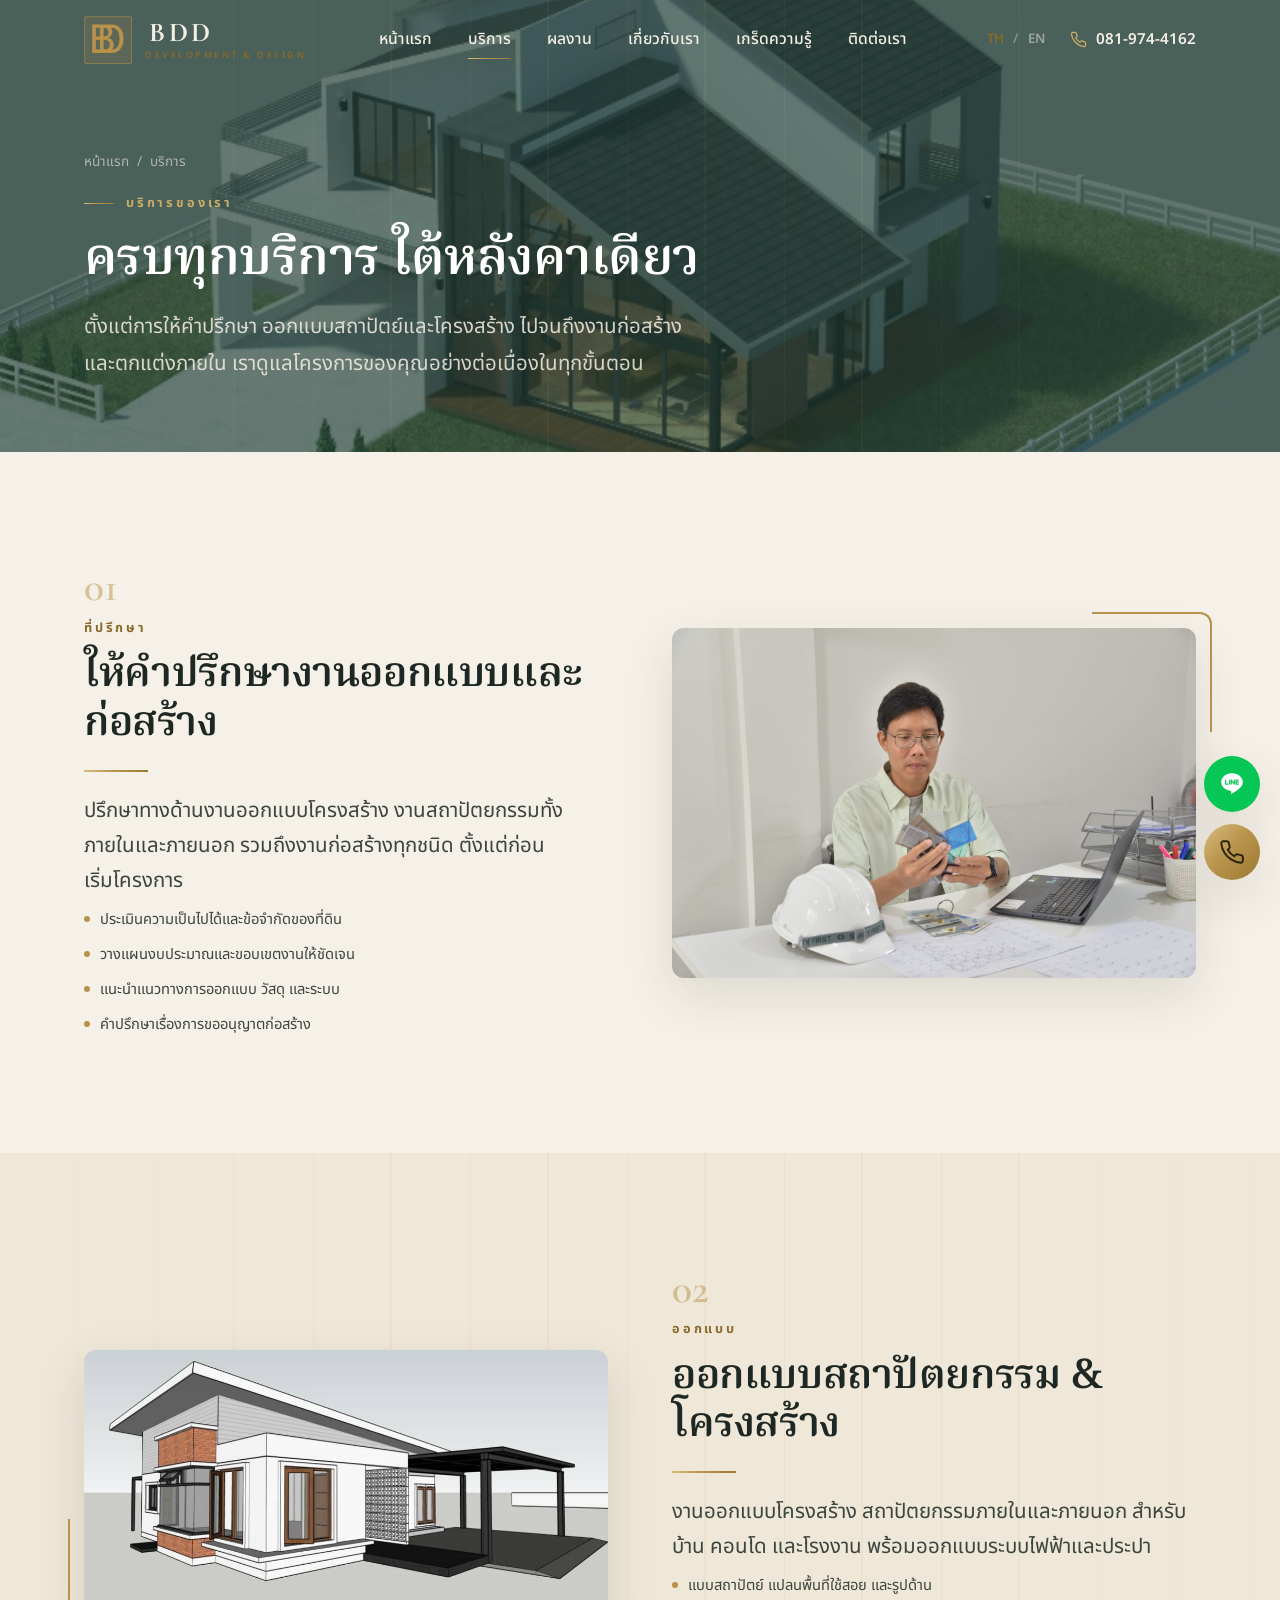
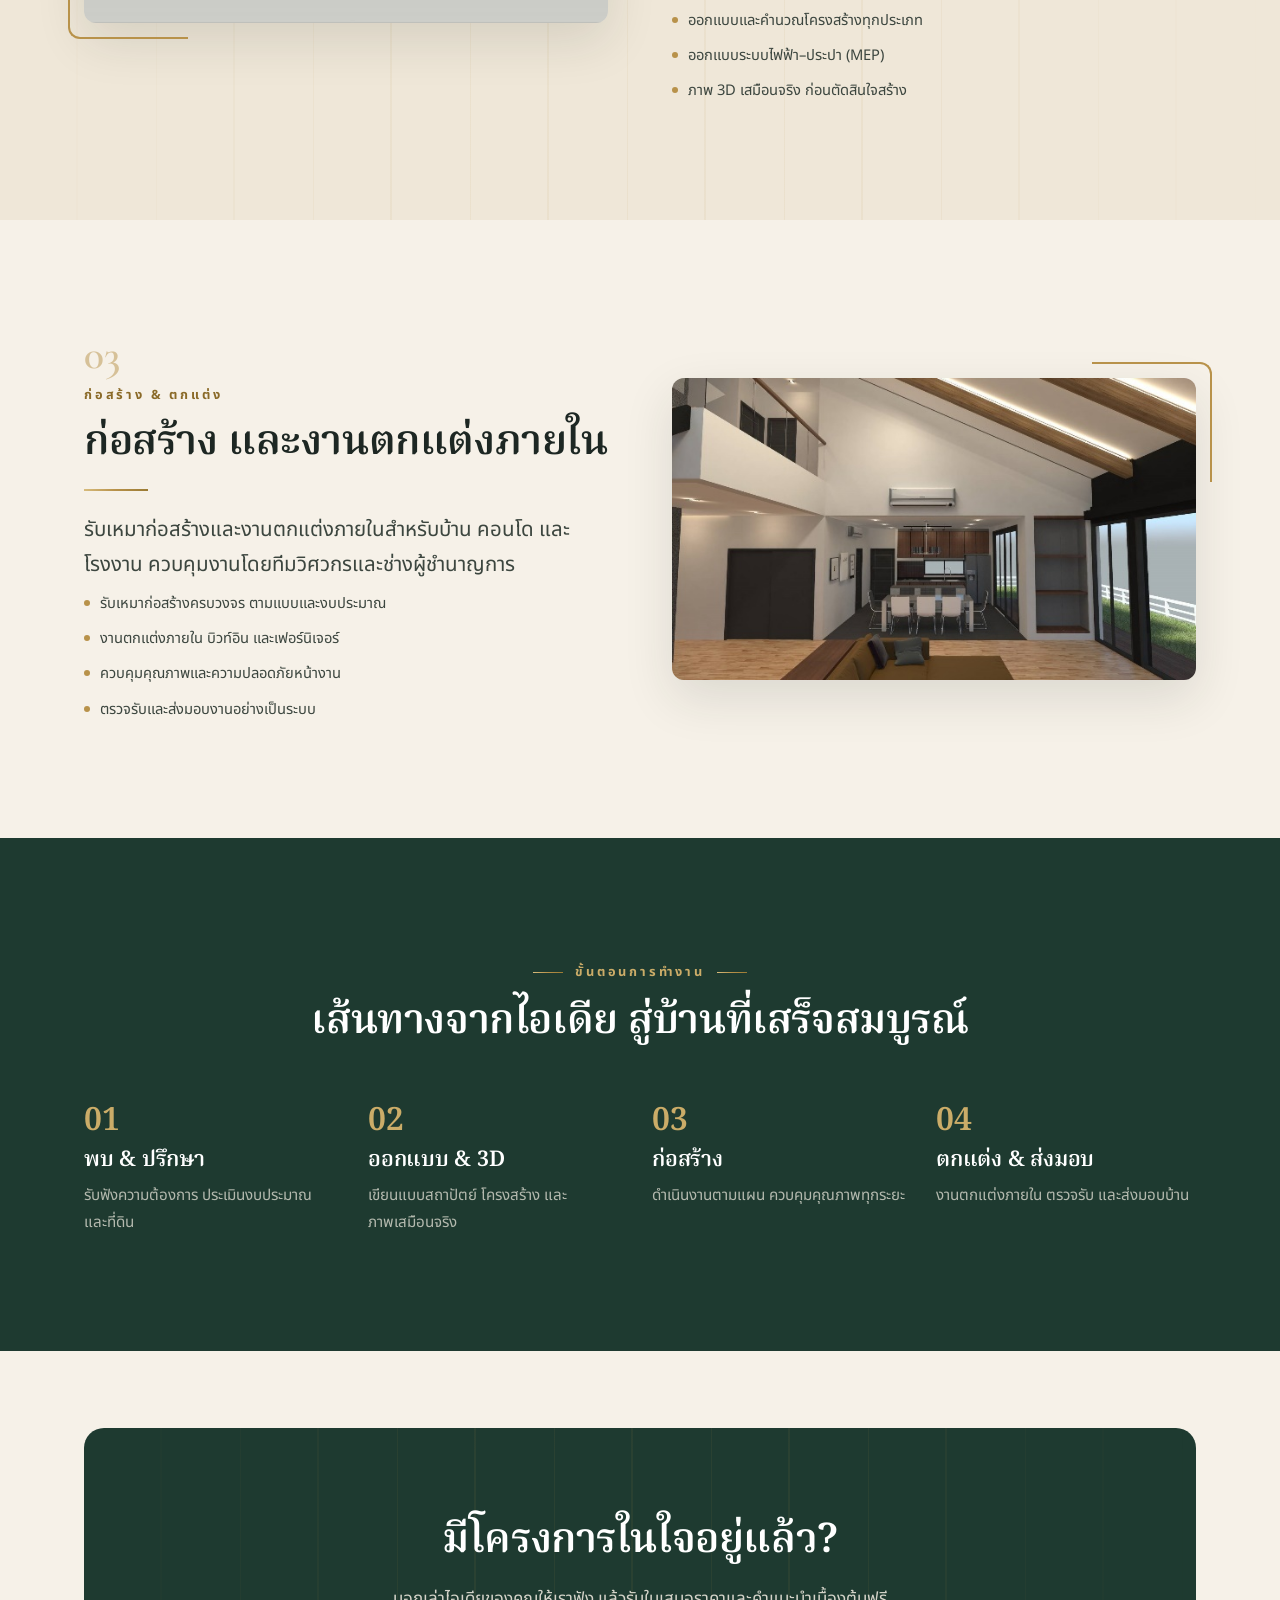
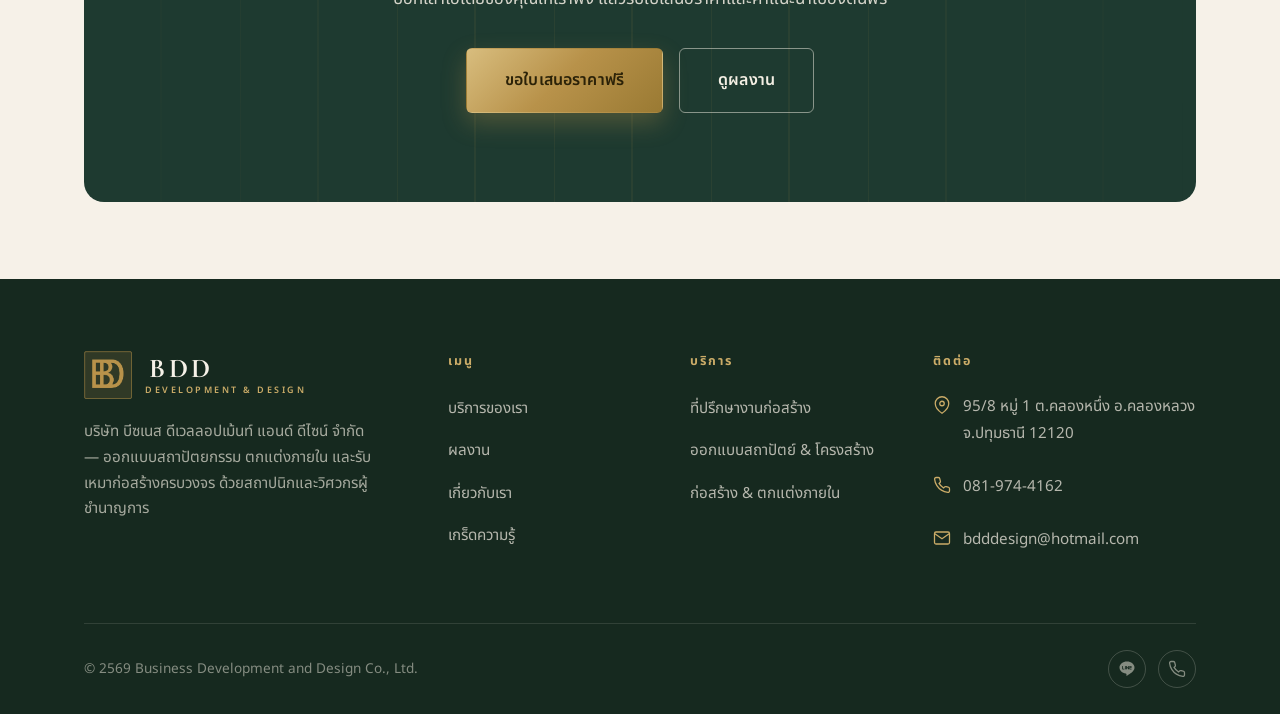
<file: services.html>
<!DOCTYPE html>
<html lang="th" data-lang="th">
<head>
<meta charset="UTF-8" />
<meta name="viewport" content="width=device-width, initial-scale=1.0" />
<title data-th="บริการรับเหมาก่อสร้าง ออกแบบบ้าน โรงงาน ตกแต่งภายใน · BDD" data-en="Construction, Architecture & Interior Services · BDD">บริการรับเหมาก่อสร้าง ออกแบบบ้าน โรงงาน ตกแต่งภายใน · BDD</title>
<meta name="description" content="บริการครบวงจร: ที่ปรึกษางานก่อสร้าง ออกแบบสถาปัตยกรรมและโครงสร้าง รับสร้างบ้าน รับสร้างโรงงาน ก่อสร้างคอนโด ตกแต่งภายใน โดยทีมสถาปนิกและวิศวกรมืออาชีพ" />
<meta name="keywords" content="บริการรับเหมาก่อสร้าง, ออกแบบบ้าน, รับสร้างบ้าน, ออกแบบโรงงาน, รับสร้างโรงงาน, ก่อสร้างคอนโด, ออกแบบสถาปัตยกรรม, ตกแต่งภายใน, ที่ปรึกษางานก่อสร้าง" />
<meta name="robots" content="index, follow" />
<link rel="canonical" href="https://bdddesign.com/services" />
<meta property="og:type" content="website" />
<meta property="og:title" content="บริการรับเหมาก่อสร้าง ออกแบบบ้าน โรงงาน ตกแต่งภายใน · BDD" />
<meta property="og:description" content="บริการครบวงจร: ออกแบบ-ก่อสร้าง-ตกแต่งภายใน บ้าน คอนโด โรงงาน โดยทีมสถาปนิกและวิศวกรมืออาชีพ" />
<meta property="og:url" content="https://bdddesign.com/services" />
<meta property="og:image" content="https://bdddesign.com/assets/img/proj-nakornnayok-iso.jpg" />
<link rel="icon" type="image/png" href="assets/img/LOGO-BDD-B.png" />
<link rel="apple-touch-icon" href="assets/img/LOGO-BDD-B.png" />
<link rel="stylesheet" href="assets/styles.css" />
</head>
<body>

<section class="page-hero pinstripe">
  <div class="page-hero__bg"><img src="assets/img/proj-nakornnayok-iso.jpg" alt="ผลงานออกแบบบ้านโมเดิร์นสองชั้น นครนายก โดย BDD" /></div>
  <div class="container">
    <div class="breadcrumb"><a href="/"><span class="th">หน้าแรก</span><span class="en">Home</span></a><span>/</span><span><span class="th">บริการ</span><span class="en">Services</span></span></div>
    <span class="eyebrow on-dark" style="margin-top:18px;"><span class="th">บริการของเรา</span><span class="en">Our services</span></span>
    <h1 class="page-hero__title"><span class="th">ครบทุกบริการ ใต้หลังคาเดียว</span><span class="en">Every service, under one roof</span></h1>
    <p class="page-hero__lead"><span class="th">ตั้งแต่การให้คำปรึกษา ออกแบบสถาปัตย์และโครงสร้าง ไปจนถึงงานก่อสร้างและตกแต่งภายใน เราดูแลโครงการของคุณอย่างต่อเนื่องในทุกขั้นตอน</span><span class="en">From consulting and architectural and structural design through to construction and interior fit‑out, we look after your project at every stage.</span></p>
  </div>
</section>

<!-- service 01 -->
<section class="section">
  <div class="container">
    <div class="split">
      <div class="reveal">
        <span class="service-card__num" style="opacity:.5;">01</span>
        <span class="eyebrow" style="display:block; margin-top:6px;"><span class="th">ที่ปรึกษา</span><span class="en">Consulting</span></span>
        <h2 class="h2" style="margin-top:12px;"><span class="th">ให้คำปรึกษางานออกแบบและก่อสร้าง</span><span class="en">Design &amp; construction consulting</span></h2>
        <hr class="rule" />
        <p class="lead"><span class="th">ปรึกษาทางด้านงานออกแบบโครงสร้าง งานสถาปัตยกรรมทั้งภายในและภายนอก รวมถึงงานก่อสร้างทุกชนิด ตั้งแต่ก่อนเริ่มโครงการ</span><span class="en">Advice on structural design, interior and exterior architecture, and all types of construction — starting before the project even begins.</span></p>
        <ul class="service-card__list" style="margin-top:8px;">
          <li><span class="th">ประเมินความเป็นไปได้และข้อจำกัดของที่ดิน</span><span class="en">Site feasibility &amp; constraints assessment</span></li>
          <li><span class="th">วางแผนงบประมาณและขอบเขตงานให้ชัดเจน</span><span class="en">Clear budget &amp; scope planning</span></li>
          <li><span class="th">แนะนำแนวทางการออกแบบ วัสดุ และระบบ</span><span class="en">Design direction, materials &amp; systems advice</span></li>
          <li><span class="th">คำปรึกษาเรื่องการขออนุญาตก่อสร้าง</span><span class="en">Construction permit guidance</span></li>
        </ul>
      </div>
      <div class="reveal" data-d="2"><div class="media-frame"><img src="assets/img/team-engineer.jpg" alt="วิศวกร BDD ที่ปรึกษางานก่อสร้างและงานโครงสร้าง" /></div></div>
    </div>
  </div>
</section>

<!-- service 02 -->
<section class="section bg-ivory2 pinstripe">
  <div class="container">
    <div class="split">
      <div class="reveal" data-d="2" style="order:-1;"><div class="media-frame corner-bl"><img src="assets/img/proj-tiwanon-single.jpg" alt="ผลงานออกแบบบ้านชั้นเดียวสไตล์โมเดิร์น ติวานนท์" /></div></div>
      <div class="reveal">
        <span class="service-card__num" style="opacity:.5;">02</span>
        <span class="eyebrow" style="display:block; margin-top:6px;"><span class="th">ออกแบบ</span><span class="en">Design</span></span>
        <h2 class="h2" style="margin-top:12px;"><span class="th">ออกแบบสถาปัตยกรรม &amp; โครงสร้าง</span><span class="en">Architecture &amp; structural design</span></h2>
        <hr class="rule" />
        <p class="lead"><span class="th">งานออกแบบโครงสร้าง สถาปัตยกรรมภายในและภายนอก สำหรับบ้าน คอนโด และโรงงาน พร้อมออกแบบระบบไฟฟ้าและประปา</span><span class="en">Structural and architectural design — interior and exterior — for homes, condos and factories, with electrical and plumbing systems.</span></p>
        <ul class="service-card__list" style="margin-top:8px;">
          <li><span class="th">แบบสถาปัตย์ แปลนพื้นที่ใช้สอย และรูปด้าน</span><span class="en">Architectural plans, layouts &amp; elevations</span></li>
          <li><span class="th">ออกแบบและคำนวณโครงสร้างทุกประเภท</span><span class="en">Structural design &amp; calculation, all types</span></li>
          <li><span class="th">ออกแบบระบบไฟฟ้า–ประปา (MEP)</span><span class="en">Electrical &amp; plumbing (MEP) design</span></li>
          <li><span class="th">ภาพ 3D เสมือนจริง ก่อนตัดสินใจสร้าง</span><span class="en">Photoreal 3D before you commit</span></li>
        </ul>
      </div>
    </div>
  </div>
</section>

<!-- service 03 -->
<section class="section">
  <div class="container">
    <div class="split">
      <div class="reveal">
        <span class="service-card__num" style="opacity:.5;">03</span>
        <span class="eyebrow" style="display:block; margin-top:6px;"><span class="th">ก่อสร้าง &amp; ตกแต่ง</span><span class="en">Build &amp; interior</span></span>
        <h2 class="h2" style="margin-top:12px;"><span class="th">ก่อสร้าง และงานตกแต่งภายใน</span><span class="en">Construction &amp; interior fit‑out</span></h2>
        <hr class="rule" />
        <p class="lead"><span class="th">รับเหมาก่อสร้างและงานตกแต่งภายในสำหรับบ้าน คอนโด และโรงงาน ควบคุมงานโดยทีมวิศวกรและช่างผู้ชำนาญการ</span><span class="en">Construction and interior fit‑out for homes, condos and factories — supervised by our engineers and skilled craftsmen.</span></p>
        <ul class="service-card__list" style="margin-top:8px;">
          <li><span class="th">รับเหมาก่อสร้างครบวงจร ตามแบบและงบประมาณ</span><span class="en">Turnkey construction, on spec &amp; budget</span></li>
          <li><span class="th">งานตกแต่งภายใน บิวท์อิน และเฟอร์นิเจอร์</span><span class="en">Interior, built‑in &amp; furniture works</span></li>
          <li><span class="th">ควบคุมคุณภาพและความปลอดภัยหน้างาน</span><span class="en">On‑site quality &amp; safety control</span></li>
          <li><span class="th">ตรวจรับและส่งมอบงานอย่างเป็นระบบ</span><span class="en">Systematic inspection &amp; handover</span></li>
        </ul>
      </div>
      <div class="reveal" data-d="2"><div class="media-frame"><img src="assets/img/interior-dining.jpg" alt="งานตกแต่งภายในบ้าน พื้นที่นั่งเล่นและรับประทานอาหาร BDD" /></div></div>
    </div>
  </div>
</section>

<!-- process -->
<section class="section bg-forest">
  <div class="container">
    <div class="section-head center reveal">
      <span class="eyebrow is-centered on-dark"><span class="th">ขั้นตอนการทำงาน</span><span class="en">How we work</span></span>
      <h2 class="h2" style="color:#fff;"><span class="th">เส้นทางจากไอเดีย สู่บ้านที่เสร็จสมบูรณ์</span><span class="en">From idea to finished build</span></h2>
    </div>
    <div class="grid grid-4" style="grid-template-columns:repeat(4,1fr); gap:24px;">
      <div class="reveal" data-d="1">
        <div class="hero-stats__num" style="color:var(--gold-bright); font-size:2rem;">01</div>
        <h3 class="h3" style="color:#fff; margin:10px 0 8px;"><span class="th">พบ &amp; ปรึกษา</span><span class="en">Consult</span></h3>
        <p style="color:rgba(244,239,228,0.7); font-size:.95rem;"><span class="th">รับฟังความต้องการ ประเมินงบประมาณ และที่ดิน</span><span class="en">We listen to your needs and assess budget &amp; site.</span></p>
      </div>
      <div class="reveal" data-d="2">
        <div class="hero-stats__num" style="color:var(--gold-bright); font-size:2rem;">02</div>
        <h3 class="h3" style="color:#fff; margin:10px 0 8px;"><span class="th">ออกแบบ &amp; 3D</span><span class="en">Design</span></h3>
        <p style="color:rgba(244,239,228,0.7); font-size:.95rem;"><span class="th">เขียนแบบสถาปัตย์ โครงสร้าง และภาพเสมือนจริง</span><span class="en">Architectural &amp; structural drawings plus 3D visuals.</span></p>
      </div>
      <div class="reveal" data-d="3">
        <div class="hero-stats__num" style="color:var(--gold-bright); font-size:2rem;">03</div>
        <h3 class="h3" style="color:#fff; margin:10px 0 8px;"><span class="th">ก่อสร้าง</span><span class="en">Build</span></h3>
        <p style="color:rgba(244,239,228,0.7); font-size:.95rem;"><span class="th">ดำเนินงานตามแผน ควบคุมคุณภาพทุกระยะ</span><span class="en">We build to plan with quality control at every stage.</span></p>
      </div>
      <div class="reveal" data-d="4">
        <div class="hero-stats__num" style="color:var(--gold-bright); font-size:2rem;">04</div>
        <h3 class="h3" style="color:#fff; margin:10px 0 8px;"><span class="th">ตกแต่ง &amp; ส่งมอบ</span><span class="en">Finish</span></h3>
        <p style="color:rgba(244,239,228,0.7); font-size:.95rem;"><span class="th">งานตกแต่งภายใน ตรวจรับ และส่งมอบบ้าน</span><span class="en">Interior fit‑out, inspection and handover.</span></p>
      </div>
    </div>
  </div>
</section>

<!-- CTA -->
<section class="section--tight">
  <div class="container">
    <div class="cta-band pinstripe reveal">
      <h2 class="cta-band__title"><span class="th">มีโครงการในใจอยู่แล้ว?</span><span class="en">Already have a project in mind?</span></h2>
      <p><span class="th">บอกเล่าไอเดียของคุณให้เราฟัง แล้วรับใบเสนอราคาและคำแนะนำเบื้องต้นฟรี</span><span class="en">Tell us your idea and get a free quote and initial advice.</span></p>
      <div class="btn-row is-centered">
        <a class="btn btn-gold btn-lg" href="/contact"><span class="th">ขอใบเสนอราคาฟรี</span><span class="en">Get a free quote</span></a>
        <a class="btn btn-ghost on-dark btn-lg" href="/portfolio"><span class="th">ดูผลงาน</span><span class="en">See our work</span></a>
      </div>
    </div>
  </div>
</section>

<script src="assets/chrome.js"></script>
<script src="assets/site.js"></script>
</body>
</html>
</file>
<file: assets/styles.css>
/* ============================================================
   BDD — Business Development & Design
   Cream-Gold luxury system. Extends Content Queue design system
   (Noto Sans Thai, deep green ink) with a metallic-gold accent
   and an editorial serif. Gold-pinstripe-on-cream motif echoes
   the brand's interior walls.
   ============================================================ */

@import url("https://fonts.googleapis.com/css2?family=Noto+Sans+Thai:wght@300;400;500;600;700&family=Noto+Serif+Thai:wght@400;500;600;700&family=Cormorant+Garamond:wght@500;600;700&display=swap");

:root {
  color-scheme: light;

  /* base */
  --ivory:      #f6f1e8;   /* page background, warm cream */
  --ivory-2:    #efe7d8;   /* alternate section */
  --paper:      #fffdf9;   /* cards / panels */
  --ink:        #1d2723;   /* primary text, deep green-charcoal */
  --ink-soft:   #3c463f;
  --muted:      #837a6b;   /* secondary text, warm taupe */
  --line:       #e3dac9;   /* hairline borders */
  --line-soft:  #ece4d5;

  /* gold accent system */
  --gold:       #b8924a;   /* primary metallic */
  --gold-bright:#cbac68;
  --gold-dark:  #8a6a28;   /* accessible gold text on cream */
  --gold-soft:  #f1e8d4;   /* gold tint fills */
  --gold-line:  linear-gradient(135deg, #d8bd7e 0%, #b8924a 48%, #9a7a33 100%);

  /* deep green anchor (dark sections, footer, primary buttons) */
  --forest:      #1e3a30;
  --forest-deep: #16291f;
  --forest-soft: #e6ece6;

  /* status / utility (from design system) */
  --danger: #b42318;

  /* type families */
  --font-body:    "Noto Sans Thai", system-ui, -apple-system, sans-serif;
  --font-display: "Noto Serif Thai", Georgia, serif;
  --font-mark:    "Cormorant Garamond", Georgia, serif;

  /* type scale */
  --fs-display: clamp(2.7rem, 6.2vw, 5.2rem);
  --fs-h1:      clamp(2rem, 4vw, 3.3rem);
  --fs-h2:      clamp(1.7rem, 3.2vw, 2.6rem);
  --fs-h3:      1.35rem;
  --fs-lead:    clamp(1.1rem, 1.6vw, 1.3rem);
  --fs-body:    1.0625rem;
  --fs-sm:      0.95rem;
  --fs-eyebrow: 0.8rem;

  /* spacing & shape */
  --r-sm: 6px;
  --r-md: 12px;
  --r-lg: 20px;
  --shadow-sm: 0 2px 14px rgba(29, 39, 35, 0.06);
  --shadow-md: 0 18px 50px rgba(29, 39, 35, 0.12);
  --shadow-lg: 0 30px 80px rgba(29, 39, 35, 0.18);
  --container: 1240px;
  --gutter: clamp(20px, 5vw, 64px);
  --nav-h: 80px;
}

/* ---------- reset ---------- */
*, *::before, *::after { box-sizing: border-box; }
* { margin: 0; }
html { -webkit-text-size-adjust: 100%; scroll-behavior: smooth; }
body {
  font-family: var(--font-body);
  font-size: var(--fs-body);
  line-height: 1.78;
  color: var(--ink);
  background: var(--ivory);
  -webkit-font-smoothing: antialiased;
  text-rendering: optimizeLegibility;
  overflow-x: hidden;
}
img { display: block; max-width: 100%; height: auto; }
a { color: inherit; text-decoration: none; }
button { font: inherit; cursor: pointer; border: none; background: none; color: inherit; }
ul { list-style: none; padding: 0; }
h1, h2, h3, h4 { font-family: var(--font-display); font-weight: 600; line-height: 1.18; color: var(--ink); letter-spacing: -0.01em; }
p { text-wrap: pretty; }

/* ---------- bilingual toggle ---------- */
html[data-lang="th"] .en { display: none !important; }
html[data-lang="en"] .th { display: none !important; }

/* ---------- layout helpers ---------- */
.container { width: 100%; max-width: var(--container); margin-inline: auto; padding-inline: var(--gutter); }
.section { padding-block: clamp(64px, 9vw, 130px); }
.section--tight { padding-block: clamp(48px, 6vw, 90px); }
.bg-ivory2 { background: var(--ivory-2); }
.bg-paper { background: var(--paper); }
.bg-forest { background: var(--forest); color: #f4efe4; }
.center { text-align: center; }
.mx-auto { margin-inline: auto; }
.maxw-sm { max-width: 540px; }
.maxw-md { max-width: 680px; }
.maxw-lg { max-width: 820px; }

/* gold pinstripe motif — subtle vertical gold lines on cream */
.pinstripe {
  position: relative;
}
.pinstripe::before {
  content: "";
  position: absolute; inset: 0;
  background-image: repeating-linear-gradient(
    90deg,
    transparent 0, transparent 76px,
    rgba(184,146,74,0.16) 76px, rgba(184,146,74,0.16) 78px,
    transparent 78px, transparent 156px,
    rgba(184,146,74,0.16) 156px, rgba(184,146,74,0.16) 157px
  );
  pointer-events: none;
  mask-image: linear-gradient(90deg, transparent, #000 30%, #000 70%, transparent);
  opacity: 0.5;
}
.pinstripe > * { position: relative; }

/* ---------- typography utilities ---------- */
.eyebrow {
  display: inline-flex; align-items: center; gap: 12px;
  font-family: var(--font-body);
  font-size: var(--fs-eyebrow);
  font-weight: 700;
  letter-spacing: 0.22em;
  text-transform: uppercase;
  color: var(--gold-dark);
}
.eyebrow::before {
  content: ""; width: 30px; height: 1px; background: var(--gold-line);
}
.eyebrow.is-centered { justify-content: center; }
.eyebrow.is-centered::after {
  content: ""; width: 30px; height: 1px; background: var(--gold-line);
}
.eyebrow.on-dark { color: var(--gold-bright); }

.display { font-family: var(--font-display); font-size: var(--fs-display); font-weight: 600; line-height: 1.08; }
.h1 { font-size: var(--fs-h1); }
.h2 { font-size: var(--fs-h2); }
.h3 { font-size: var(--fs-h3); font-weight: 600; }
.lead { font-size: var(--fs-lead); line-height: 1.7; color: var(--ink-soft); font-weight: 400; }
.muted { color: var(--muted); }
.serif-accent { font-family: var(--font-mark); font-style: italic; color: var(--gold-dark); font-weight: 600; }
.section-head { margin-bottom: clamp(36px, 5vw, 60px); }
.section-head .h2 { margin-top: 14px; }
.section-head p { margin-top: 18px; }

/* gold divider rule */
.rule { width: 64px; height: 2px; background: var(--gold-line); border: none; margin: 22px 0; }
.rule.is-centered { margin-inline: auto; }

/* ---------- buttons ---------- */
.btn {
  display: inline-flex; align-items: center; justify-content: center; gap: 10px;
  padding: 15px 30px;
  font-family: var(--font-body); font-weight: 600; font-size: var(--fs-sm);
  letter-spacing: 0.01em;
  border-radius: var(--r-sm);
  transition: transform .18s ease, background .18s ease, color .18s ease, box-shadow .18s ease, border-color .18s ease;
  border: 1px solid transparent;
  white-space: nowrap;
}
.btn:hover { transform: translateY(-2px); }
.btn-primary { background: var(--forest); color: #f6f1e8; box-shadow: 0 10px 24px rgba(30,58,48,0.22); }
.btn-primary:hover { background: var(--forest-deep); }
.btn-gold { background: var(--gold-line); color: #2b2208; box-shadow: 0 10px 24px rgba(184,146,74,0.32); }
.btn-gold:hover { box-shadow: 0 14px 30px rgba(184,146,74,0.42); }
.btn-ghost { border-color: var(--ink); color: var(--ink); background: transparent; }
.btn-ghost:hover { background: var(--ink); color: var(--ivory); }
.btn-ghost.on-dark { border-color: rgba(244,239,228,0.5); color: #f4efe4; }
.btn-ghost.on-dark:hover { background: #f4efe4; color: var(--forest); }
.btn-lg { padding: 17px 38px; font-size: 1rem; }
.btn-outline-gold { border-color: var(--gold); color: var(--gold-dark); }
.btn-outline-gold:hover { background: var(--gold-soft); }

.btn-row { display: flex; flex-wrap: wrap; gap: 16px; }
.btn-row.is-centered { justify-content: center; }

/* ---------- header / nav ---------- */
.site-header {
  position: fixed; top: 0; left: 0; right: 0; z-index: 100;
  height: var(--nav-h);
  display: flex; align-items: center;
  transition: background .35s ease, box-shadow .35s ease, border-color .35s ease;
  border-bottom: 1px solid transparent;
}
.site-header .container { display: flex; align-items: center; justify-content: space-between; gap: 24px; }
.site-header.is-solid {
  background: rgba(246,241,232,0.92);
  backdrop-filter: blur(12px); -webkit-backdrop-filter: blur(12px);
  border-bottom-color: var(--line);
  box-shadow: 0 1px 0 rgba(255,255,255,0.5) inset;
}

/* logo / wordmark */
.brand { display: flex; align-items: center; gap: 13px; }
.brand__mark {
  width: 48px; height: 48px; flex: none;
  display: grid; place-items: center;
}
.brand__mark img { width: 100%; height: 100%; object-fit: contain; display: block; }
.brand__name { display: flex; flex-direction: column; line-height: 1; }
.brand__word {
  font-family: var(--font-mark); font-weight: 700; font-size: 1.7rem;
  letter-spacing: 0.14em; color: var(--ink); padding-left: 0.14em;
}
.brand__sub {
  font-family: var(--font-body); font-weight: 600; font-size: 0.56rem;
  letter-spacing: 0.28em; text-transform: uppercase; color: var(--gold-dark);
  margin-top: 4px;
}
.site-header.on-light .brand__word { color: var(--ink); }
/* header over dark hero (top, not scrolled) */
.site-header:not(.is-solid).hero-dark .brand__word,
.site-header:not(.is-solid).hero-dark .nav__link,
.site-header:not(.is-solid).hero-dark .lang-toggle { color: #f4efe4; }

.nav { display: flex; align-items: center; gap: 4px; }
.nav__link {
  position: relative; padding: 10px 16px; font-weight: 500; font-size: 0.98rem;
  color: var(--ink-soft); transition: color .2s ease;
}
.nav__link::after {
  content: ""; position: absolute; left: 16px; right: 16px; bottom: 4px; height: 1.5px;
  background: var(--gold-line); transform: scaleX(0); transform-origin: left; transition: transform .25s ease;
}
.nav__link:hover { color: var(--gold-dark); }
.nav__link:hover::after, .nav__link.is-active::after { transform: scaleX(1); }
.nav__link.is-active { color: var(--ink); }
.site-header:not(.is-solid).hero-dark .nav__link:hover { color: #fff; }

.header-actions { display: flex; align-items: center; gap: 18px; }
.lang-toggle {
  display: inline-flex; align-items: center; gap: 2px;
  font-weight: 600; font-size: 0.82rem; letter-spacing: 0.05em;
  color: var(--ink-soft);
}
.lang-toggle button { padding: 4px 7px; border-radius: 4px; color: inherit; opacity: 0.5; transition: opacity .2s, background .2s; }
.lang-toggle button.is-active { opacity: 1; color: var(--gold-dark); }
.lang-toggle .sep { opacity: 0.35; }
.header-phone {
  display: inline-flex; align-items: center; gap: 9px;
  font-weight: 600; font-size: 0.95rem; color: var(--ink);
}
.header-phone svg { width: 17px; height: 17px; color: var(--gold-dark); }
.site-header:not(.is-solid).hero-dark .header-phone { color: #f4efe4; }
.site-header:not(.is-solid).hero-dark .header-phone svg { color: var(--gold-bright); }

.nav-toggle { display: none; width: 44px; height: 44px; align-items: center; justify-content: center; flex-direction: column; gap: 5px; }
.nav-toggle span { width: 24px; height: 2px; background: var(--ink); transition: transform .3s, opacity .3s; }
.site-header:not(.is-solid).hero-dark .nav-toggle span { background: #f4efe4; }

/* mobile drawer */
.mobile-nav {
  position: fixed; inset: 0; z-index: 99;
  background: var(--ivory); padding: calc(var(--nav-h) + 20px) var(--gutter) 40px;
  display: flex; flex-direction: column; gap: 6px;
  transform: translateX(100%); transition: transform .4s cubic-bezier(.7,0,.2,1);
  visibility: hidden;
}
.mobile-nav.is-open { transform: translateX(0); visibility: visible; }
.mobile-nav a { font-family: var(--font-display); font-size: 1.7rem; padding: 14px 0; border-bottom: 1px solid var(--line); }
.mobile-nav .mobile-cta { margin-top: 26px; display: flex; flex-direction: column; gap: 12px; }

/* ---------- hero ---------- */
.hero {
  position: relative; min-height: 100svh; display: flex; align-items: center;
  color: #f6f1e8; overflow: hidden;
}
.hero__bg { position: absolute; inset: 0; z-index: 0; }
.hero__bg img { width: 100%; height: 100%; object-fit: cover; }
.hero__bg::after {
  content: ""; position: absolute; inset: 0;
  background: linear-gradient(90deg, rgba(22,32,27,0.82) 0%, rgba(22,32,27,0.55) 45%, rgba(22,32,27,0.25) 100%);
}
.hero .container { position: relative; z-index: 2; padding-top: var(--nav-h); }
.hero__inner { max-width: 760px; }
.hero__title { font-size: clamp(1.9rem, 4.35vw, 3.65rem); font-weight: 600; line-height: 1.12; color: #fff; margin-top: 22px; }
.hero__title em { font-family: var(--font-mark); font-style: italic; font-weight: 600; color: var(--gold-bright); }
.hero__lead { font-size: var(--fs-lead); margin-top: 26px; max-width: 540px; color: rgba(246,241,232,0.92); }
.hero__cta { margin-top: 38px; }
.hero__scroll {
  position: absolute; bottom: 34px; left: 50%; transform: translateX(-50%); z-index: 2;
  display: flex; flex-direction: column; align-items: center; gap: 10px;
  font-size: 0.72rem; letter-spacing: 0.2em; text-transform: uppercase; color: rgba(246,241,232,0.7);
}
.hero__scroll .line { width: 1px; height: 46px; background: linear-gradient(rgba(246,241,232,0.7), transparent); animation: scrolldrop 2s ease-in-out infinite; }
@keyframes scrolldrop { 0%,100%{opacity:.3; transform:scaleY(.6); transform-origin:top;} 50%{opacity:1; transform:scaleY(1);} }

/* hero stat strip */
.hero-stats {
  position: relative; z-index: 3; margin-top: -1px;
  background: var(--forest-deep); color: #f4efe4;
  border-top: 1px solid rgba(203,172,104,0.25);
}
.hero-stats__grid { display: grid; grid-template-columns: repeat(4, 1fr); }
.hero-stats__item { padding: 30px var(--gutter); border-right: 1px solid rgba(244,239,228,0.12); }
.hero-stats__item:last-child { border-right: none; }
.hero-stats__num { font-family: var(--font-display); font-size: 2.4rem; font-weight: 600; color: var(--gold-bright); line-height: 1; }
.hero-stats__label { font-size: 0.86rem; color: rgba(244,239,228,0.7); margin-top: 8px; }

/* ---------- generic page hero (interior pages) ---------- */
.page-hero {
  position: relative; padding-top: calc(var(--nav-h) + 70px); padding-bottom: 70px;
  background: var(--forest); color: #f4efe4; overflow: hidden;
}
.page-hero.has-img { padding-top: calc(var(--nav-h) + 110px); padding-bottom: 90px; }
.page-hero__bg { position: absolute; inset: 0; z-index: 0; opacity: 0.32; }
.page-hero__bg img { width: 100%; height: 100%; object-fit: cover; }
.page-hero .container { position: relative; z-index: 2; }
.page-hero__title { font-size: var(--fs-h1); color: #fff; margin-top: 16px; }
.page-hero__lead { margin-top: 18px; max-width: 600px; color: rgba(244,239,228,0.85); font-size: var(--fs-lead); }
.breadcrumb { display: flex; gap: 8px; font-size: 0.85rem; color: rgba(244,239,228,0.6); }
.breadcrumb a:hover { color: var(--gold-bright); }

/* ---------- cards: services ---------- */
.grid { display: grid; gap: clamp(20px, 2.5vw, 32px); }
.grid-3 { grid-template-columns: repeat(3, 1fr); }
.grid-2 { grid-template-columns: repeat(2, 1fr); }

.service-card {
  background: var(--paper); border: 1px solid var(--line); border-radius: var(--r-md);
  padding: 40px 34px; position: relative; overflow: hidden;
  transition: transform .3s ease, box-shadow .3s ease, border-color .3s ease;
}
.service-card::before {
  content: ""; position: absolute; top: 0; left: 0; right: 0; height: 3px;
  background: var(--gold-line); transform: scaleX(0); transform-origin: left; transition: transform .4s ease;
}
.service-card:hover { transform: translateY(-6px); box-shadow: var(--shadow-md); border-color: var(--gold-soft); }
.service-card:hover::before { transform: scaleX(1); }
.service-card__num { font-family: var(--font-mark); font-size: 2.6rem; font-weight: 600; color: var(--gold); line-height: 1; opacity: 0.55; }
.service-card__icon { width: 52px; height: 52px; color: var(--forest); margin-bottom: 22px; }
.service-card__icon svg { width: 100%; height: 100%; stroke-width: 1.3; }
.service-card .h3 { margin-bottom: 14px; }
.service-card p { color: var(--muted); font-size: var(--fs-sm); line-height: 1.7; }
.service-card__list { margin-top: 18px; display: flex; flex-direction: column; gap: 9px; }
.service-card__list li { display: flex; gap: 10px; font-size: 0.92rem; color: var(--ink-soft); }
.service-card__list li::before { content: ""; flex: none; width: 6px; height: 6px; margin-top: 9px; border-radius: 50%; background: var(--gold); }

/* ---------- portfolio ---------- */
.work-grid { display: grid; grid-template-columns: repeat(12, 1fr); gap: clamp(16px, 2vw, 26px); }
.work-card {
  position: relative; overflow: hidden; border-radius: var(--r-md);
  background: var(--forest-deep); display: block;
  box-shadow: var(--shadow-sm);
}
.work-card img { width: 100%; height: 100%; object-fit: cover; transition: transform .7s cubic-bezier(.2,.8,.2,1); }
.work-card__media { position: relative; overflow: hidden; aspect-ratio: 4/3; }
.work-card--tall .work-card__media { aspect-ratio: 3/4; }
.work-card--wide .work-card__media { aspect-ratio: 16/9; }
.work-card__media::after {
  content: ""; position: absolute; inset: 0;
  background: linear-gradient(0deg, rgba(16,28,22,0.78) 0%, rgba(16,28,22,0.12) 45%, transparent 70%);
  opacity: 0.85; transition: opacity .4s ease;
}
.work-card:hover img { transform: scale(1.06); }
.work-card__body {
  position: absolute; left: 0; right: 0; bottom: 0; z-index: 2; padding: 26px 28px; color: #fff;
  transform: translateY(0); 
}
.work-card__cat { font-size: 0.72rem; letter-spacing: 0.18em; text-transform: uppercase; color: var(--gold-bright); font-weight: 700; }
.work-card__title { font-family: var(--font-display); font-size: 1.5rem; font-weight: 600; margin-top: 6px; }
.work-card__meta { font-size: 0.88rem; color: rgba(255,255,255,0.75); margin-top: 4px; }
.work-card__arrow {
  position: absolute; top: 22px; right: 22px; z-index: 2; width: 44px; height: 44px;
  border: 1px solid rgba(255,255,255,0.4); border-radius: 50%; display: grid; place-items: center; color: #fff;
  opacity: 0; transition: opacity .35s ease, background .3s ease, transform .35s ease;
}
.work-card:hover .work-card__arrow { opacity: 1; background: var(--gold); border-color: var(--gold); transform: rotate(0); }
.col-6 { grid-column: span 6; } .col-4 { grid-column: span 4; } .col-8 { grid-column: span 8; }
.col-12 { grid-column: span 12; } .col-5 { grid-column: span 5; } .col-7 { grid-column: span 7; }

/* filter chips */
.filters { display: flex; flex-wrap: wrap; gap: 10px; justify-content: center; margin-bottom: 44px; }
.chip {
  padding: 9px 20px; border-radius: 999px; border: 1px solid var(--line);
  font-weight: 600; font-size: 0.9rem; color: var(--ink-soft); background: var(--paper);
  transition: all .2s ease;
}
.chip:hover { border-color: var(--gold); color: var(--gold-dark); transform: translateY(-1px); }
.chip.is-active { background: var(--forest); color: #f4efe4; border-color: var(--forest); }

/* ---------- about / split ---------- */
.split { display: grid; grid-template-columns: 1fr 1fr; gap: clamp(32px, 5vw, 80px); align-items: center; }
.split--media-right { direction: ltr; }
.media-frame { position: relative; }
.media-frame img { border-radius: var(--r-md); box-shadow: var(--shadow-md); }
.media-frame::before {
  content: ""; position: absolute; inset: -16px -16px auto auto; width: 120px; height: 120px;
  border-top: 2px solid var(--gold); border-right: 2px solid var(--gold); border-radius: 0 var(--r-md) 0 0;
  z-index: -0;
}
.media-frame.corner-bl::before { inset: auto auto -16px -16px; border: none; border-bottom: 2px solid var(--gold); border-left: 2px solid var(--gold); border-radius: 0 0 0 var(--r-md); }

.feature-list { display: flex; flex-direction: column; gap: 22px; margin-top: 30px; }
.feature-list li { display: flex; gap: 18px; }
.feature-list .fi-icon {
  flex: none; width: 48px; height: 48px; border-radius: 50%; background: var(--gold-soft);
  display: grid; place-items: center; color: var(--gold-dark);
}
.feature-list .fi-icon svg { width: 22px; height: 22px; stroke-width: 1.5; }
.feature-list h4 { font-family: var(--font-display); font-size: 1.12rem; font-weight: 600; margin-bottom: 4px; }
.feature-list p { color: var(--muted); font-size: 0.95rem; line-height: 1.65; }

/* ---------- team ---------- */
.team-grid { display: grid; grid-template-columns: repeat(4, 1fr); gap: 24px; }
.team-card { text-align: left; }
.team-card__photo { aspect-ratio: 3/4; border-radius: var(--r-md); overflow: hidden; background: var(--ivory-2); box-shadow: var(--shadow-sm); }
.team-card__photo img { width: 100%; height: 100%; object-fit: cover; transition: transform .5s ease; filter: grayscale(0.1); }
.team-card:hover img { transform: scale(1.04); }
.team-card__name { font-family: var(--font-display); font-size: 1.15rem; font-weight: 600; margin-top: 16px; }
.team-card__role { color: var(--gold-dark); font-size: 0.85rem; font-weight: 600; letter-spacing: 0.04em; margin-top: 2px; }

/* ---------- stats band ---------- */
.statband { display: grid; grid-template-columns: repeat(4,1fr); gap: 20px; }
.statband__item { text-align: center; padding: 10px; }
.statband__num { font-family: var(--font-display); font-size: clamp(2.2rem,4vw,3.2rem); font-weight: 600; color: var(--gold); line-height: 1; }
.statband__num span { font-size: 0.5em; }
.statband__label { margin-top: 10px; font-size: 0.92rem; color: var(--muted); }

/* ---------- knowledge / articles ---------- */
.article-card {
  background: var(--paper); border: 1px solid var(--line); border-radius: var(--r-md); overflow: hidden;
  display: flex; flex-direction: column; transition: transform .3s ease, box-shadow .3s ease;
}
.article-card:hover { transform: translateY(-5px); box-shadow: var(--shadow-md); }
.article-card__media { aspect-ratio: 16/10; overflow: hidden; }
.article-card__media img { width: 100%; height: 100%; object-fit: cover; transition: transform .5s ease; }
.article-card:hover .article-card__media img { transform: scale(1.05); }
.article-card__body { padding: 26px 26px 30px; display: flex; flex-direction: column; flex: 1; }
.article-card__tag { font-size: 0.74rem; letter-spacing: 0.14em; text-transform: uppercase; font-weight: 700; color: var(--gold-dark); }
.article-card__title { font-family: var(--font-display); font-size: 1.3rem; font-weight: 600; margin: 12px 0; line-height: 1.3; }
.article-card__excerpt { color: var(--muted); font-size: 0.95rem; flex: 1; }
.article-card__more { margin-top: 18px; font-weight: 600; color: var(--gold-dark); display: inline-flex; align-items: center; gap: 8px; font-size: 0.92rem; }
.article-card__more svg { width: 16px; height: 16px; transition: transform .25s; }
.article-card:hover .article-card__more svg { transform: translateX(4px); }

/* prose for article body */
.prose { max-width: 760px; }
.prose h2 { font-size: 1.7rem; margin: 48px 0 18px; }
.prose h3 { font-size: 1.25rem; margin: 36px 0 12px; color: var(--gold-dark); font-weight: 600; }
.prose p { margin-bottom: 20px; color: var(--ink-soft); line-height: 1.85; }
.prose .lead { margin-bottom: 28px; }
.prose figure { margin: 34px 0; }
.prose figure img { border-radius: var(--r-md); box-shadow: var(--shadow-sm); width: 100%; }
.prose figcaption { font-size: 0.85rem; color: var(--muted); margin-top: 10px; text-align: center; }
.callout {
  background: var(--gold-soft); border-left: 3px solid var(--gold); border-radius: 0 var(--r-sm) var(--r-sm) 0;
  padding: 22px 26px; margin: 30px 0;
}
.callout p { margin: 0; color: var(--ink); }

/* ---------- reviews ---------- */
.review-card {
  background: var(--paper); border: 1px solid var(--line); border-radius: var(--r-md);
  padding: 38px 34px; position: relative;
}
.review-card__quote { font-family: var(--font-mark); font-size: 4rem; line-height: 1; color: var(--gold); opacity: 0.4; position: absolute; top: 18px; right: 28px; }
.review-card__stars { display: flex; gap: 3px; color: var(--gold); margin-bottom: 18px; }
.review-card__stars svg { width: 18px; height: 18px; }
.review-card__text { font-size: 1.05rem; line-height: 1.7; color: var(--ink-soft); }
.review-card__author { display: flex; align-items: center; gap: 14px; margin-top: 26px; padding-top: 22px; border-top: 1px solid var(--line); }
.review-card__avatar { width: 48px; height: 48px; border-radius: 50%; background: var(--gold-soft); color: var(--gold-dark); display: grid; place-items: center; font-family: var(--font-display); font-weight: 700; font-size: 1.1rem; }
.review-card__name { font-weight: 600; }
.review-card__loc { font-size: 0.85rem; color: var(--muted); }

/* ---------- CTA band ---------- */
.cta-band { position: relative; overflow: hidden; background: var(--forest); color: #f4efe4; border-radius: var(--r-lg); padding: clamp(48px,7vw,90px) var(--gutter); text-align: center; }
.cta-band__title { font-size: var(--fs-h2); color: #fff; }
.cta-band p { margin: 18px auto 34px; max-width: 560px; color: rgba(244,239,228,0.85); }

/* ---------- contact ---------- */
.contact-grid { display: grid; grid-template-columns: 1fr 1.1fr; gap: clamp(32px,5vw,64px); }
.contact-info { display: flex; flex-direction: column; gap: 4px; }
.info-row { display: flex; gap: 18px; padding: 22px 0; border-bottom: 1px solid var(--line); }
.info-row:last-child { border-bottom: none; }
.info-row .ir-icon { flex: none; width: 46px; height: 46px; border-radius: 50%; background: var(--forest-soft); color: var(--forest); display: grid; place-items: center; }
.info-row .ir-icon svg { width: 21px; height: 21px; stroke-width: 1.5; }
.info-row__label { font-size: 0.78rem; letter-spacing: 0.12em; text-transform: uppercase; color: var(--gold-dark); font-weight: 700; }
.info-row__value { font-size: 1.05rem; font-weight: 500; margin-top: 3px; }
.info-row__value a:hover { color: var(--gold-dark); }

.form-card { background: var(--paper); border: 1px solid var(--line); border-radius: var(--r-md); padding: clamp(28px,4vw,44px); box-shadow: var(--shadow-sm); }
.field { margin-bottom: 20px; }
.field label { display: block; font-weight: 600; font-size: 0.9rem; margin-bottom: 8px; }
.field label .req { color: var(--danger); }
.field input, .field select, .field textarea {
  width: 100%; padding: 13px 16px; font: inherit; color: var(--ink);
  background: var(--ivory); border: 1px solid var(--line); border-radius: var(--r-sm);
  transition: border-color .2s, box-shadow .2s, background .2s;
}
.field textarea { resize: vertical; min-height: 130px; }
.field input:focus, .field select:focus, .field textarea:focus {
  outline: none; border-color: var(--gold); background: var(--paper);
  box-shadow: 0 0 0 3px rgba(184,146,74,0.15);
}
.field-row { display: grid; grid-template-columns: 1fr 1fr; gap: 18px; }
.form-note { font-size: 0.85rem; color: var(--muted); margin-top: 8px; }
.form-success {
  display: none; background: var(--forest-soft); border: 1px solid #cdd9cf; border-radius: var(--r-sm);
  padding: 18px 20px; color: var(--forest); font-weight: 600; margin-bottom: 22px;
}
.form-success.show { display: block; }

.map-frame { border-radius: var(--r-md); overflow: hidden; border: 1px solid var(--line); box-shadow: var(--shadow-sm); }
.map-frame iframe { width: 100%; height: 100%; min-height: 320px; border: 0; display: block; }

/* ---------- footer ---------- */
.site-footer { background: var(--forest-deep); color: rgba(244,239,228,0.8); padding-top: 72px; }
.footer-top { display: grid; grid-template-columns: 1.6fr 1fr 1fr 1.3fr; gap: 40px; padding-bottom: 56px; border-bottom: 1px solid rgba(244,239,228,0.12); }
.site-footer .brand__word { color: #f6f1e8; }
.site-footer .brand__sub { color: var(--gold-bright); }
.footer-about { font-size: 0.95rem; line-height: 1.7; margin-top: 20px; max-width: 320px; color: rgba(244,239,228,0.65); }
.footer-col h5 { font-family: var(--font-body); font-size: 0.78rem; letter-spacing: 0.16em; text-transform: uppercase; color: var(--gold-bright); margin-bottom: 20px; font-weight: 700; }
.footer-col ul { display: flex; flex-direction: column; gap: 12px; }
.footer-col a { font-size: 0.95rem; color: rgba(244,239,228,0.72); transition: color .2s; }
.footer-col a:hover { color: var(--gold-bright); }
.footer-contact li { display: flex; gap: 12px; font-size: 0.95rem; margin-bottom: 14px; color: rgba(244,239,228,0.72); }
.footer-contact svg { width: 18px; height: 18px; flex: none; color: var(--gold-bright); margin-top: 3px; }
.footer-bottom { display: flex; justify-content: space-between; align-items: center; gap: 16px; padding: 26px 0; font-size: 0.85rem; color: rgba(244,239,228,0.5); flex-wrap: wrap; }
.footer-socials { display: flex; gap: 12px; }
.footer-socials a { width: 38px; height: 38px; border: 1px solid rgba(244,239,228,0.2); border-radius: 50%; display: grid; place-items: center; transition: all .25s; }
.footer-socials a:hover { background: var(--gold); border-color: var(--gold); color: var(--forest-deep); }
.footer-socials svg { width: 18px; height: 18px; }

/* ---------- floating contact buttons ---------- */
.float-contact { position: fixed; right: 20px; bottom: 20px; z-index: 90; display: flex; flex-direction: column; gap: 12px; }
.float-contact a {
  width: 56px; height: 56px; border-radius: 50%; display: grid; place-items: center;
  box-shadow: var(--shadow-md); transition: transform .25s ease;
}
.float-contact a:hover { transform: scale(1.08); }
.float-contact .fc-line { background: #06c755; color: #fff; }
.float-contact .fc-phone { background: var(--gold-line); color: #2b2208; }
.float-contact svg { width: 26px; height: 26px; }

/* ---------- reveal animation ---------- */
.reveal { opacity: 0; transform: translateY(28px); transition: opacity .8s cubic-bezier(.2,.8,.2,1), transform .8s cubic-bezier(.2,.8,.2,1); }
.reveal.in { opacity: 1; transform: none; }
.reveal[data-d="1"] { transition-delay: .08s; }
.reveal[data-d="2"] { transition-delay: .16s; }
.reveal[data-d="3"] { transition-delay: .24s; }
.reveal[data-d="4"] { transition-delay: .32s; }
@media (prefers-reduced-motion: reduce) { .reveal { opacity: 1; transform: none; transition: none; } .hero__scroll .line { animation: none; } }

/* ---------- lightbox ---------- */
.lightbox { position: fixed; inset: 0; z-index: 200; background: rgba(16,24,19,0.92); display: none; align-items: center; justify-content: center; padding: 40px; }
.lightbox.open { display: flex; }
.lightbox img { max-width: 92vw; max-height: 88vh; border-radius: var(--r-sm); box-shadow: var(--shadow-lg); }
.lightbox__close { position: absolute; top: 24px; right: 30px; width: 48px; height: 48px; border-radius: 50%; border: 1px solid rgba(255,255,255,0.3); color: #fff; font-size: 1.6rem; display: grid; place-items: center; }
.lightbox__close:hover { background: rgba(255,255,255,0.12); }

/* ---------- responsive ---------- */
@media (max-width: 1080px) {
  .footer-top { grid-template-columns: 1fr 1fr; gap: 36px; }
  .team-grid { grid-template-columns: repeat(2, 1fr); }
}
@media (max-width: 900px) {
  .nav, .header-phone { display: none; }
  .nav-toggle { display: flex; }
  .grid-3 { grid-template-columns: 1fr; }
  .grid-2 { grid-template-columns: 1fr; }
  .split { grid-template-columns: 1fr; gap: 40px; }
  .split .media-frame { order: -1; }
  .contact-grid { grid-template-columns: 1fr; }
  .hero-stats__grid { grid-template-columns: repeat(2,1fr); }
  .hero-stats__item:nth-child(2) { border-right: none; }
  .hero-stats__item:nth-child(1), .hero-stats__item:nth-child(2) { border-bottom: 1px solid rgba(244,239,228,0.12); }
  .work-grid > [class*="col-"] { grid-column: span 12 !important; }
  .statband { grid-template-columns: repeat(2,1fr); gap: 36px 20px; }
}
@media (max-width: 600px) {
  :root { --nav-h: 70px; }
  .team-grid { grid-template-columns: 1fr 1fr; gap: 16px; }
  .field-row { grid-template-columns: 1fr; }
  .footer-top { grid-template-columns: 1fr; }
  .hero-stats__grid { grid-template-columns: 1fr 1fr; }
  .btn { width: 100%; }
  .btn-row .btn { width: auto; flex: 1 1 auto; }
}
</file>
